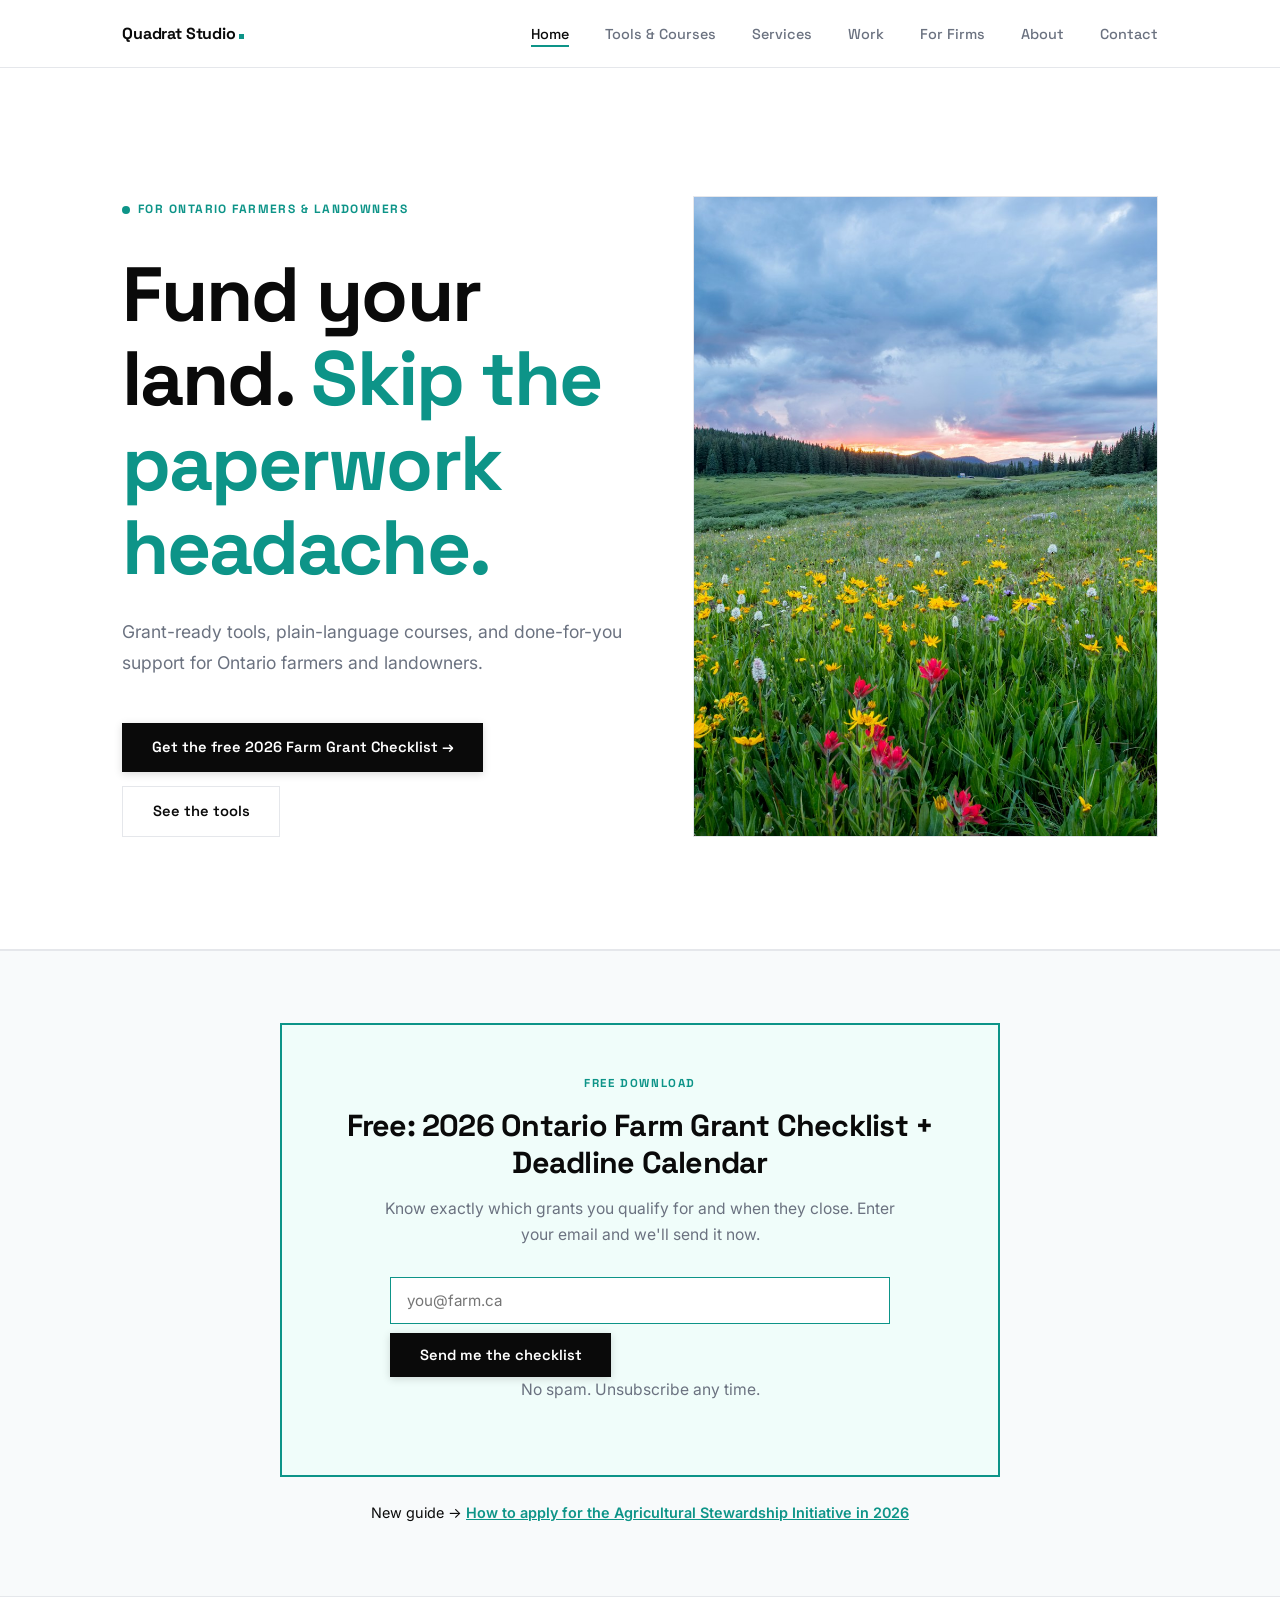
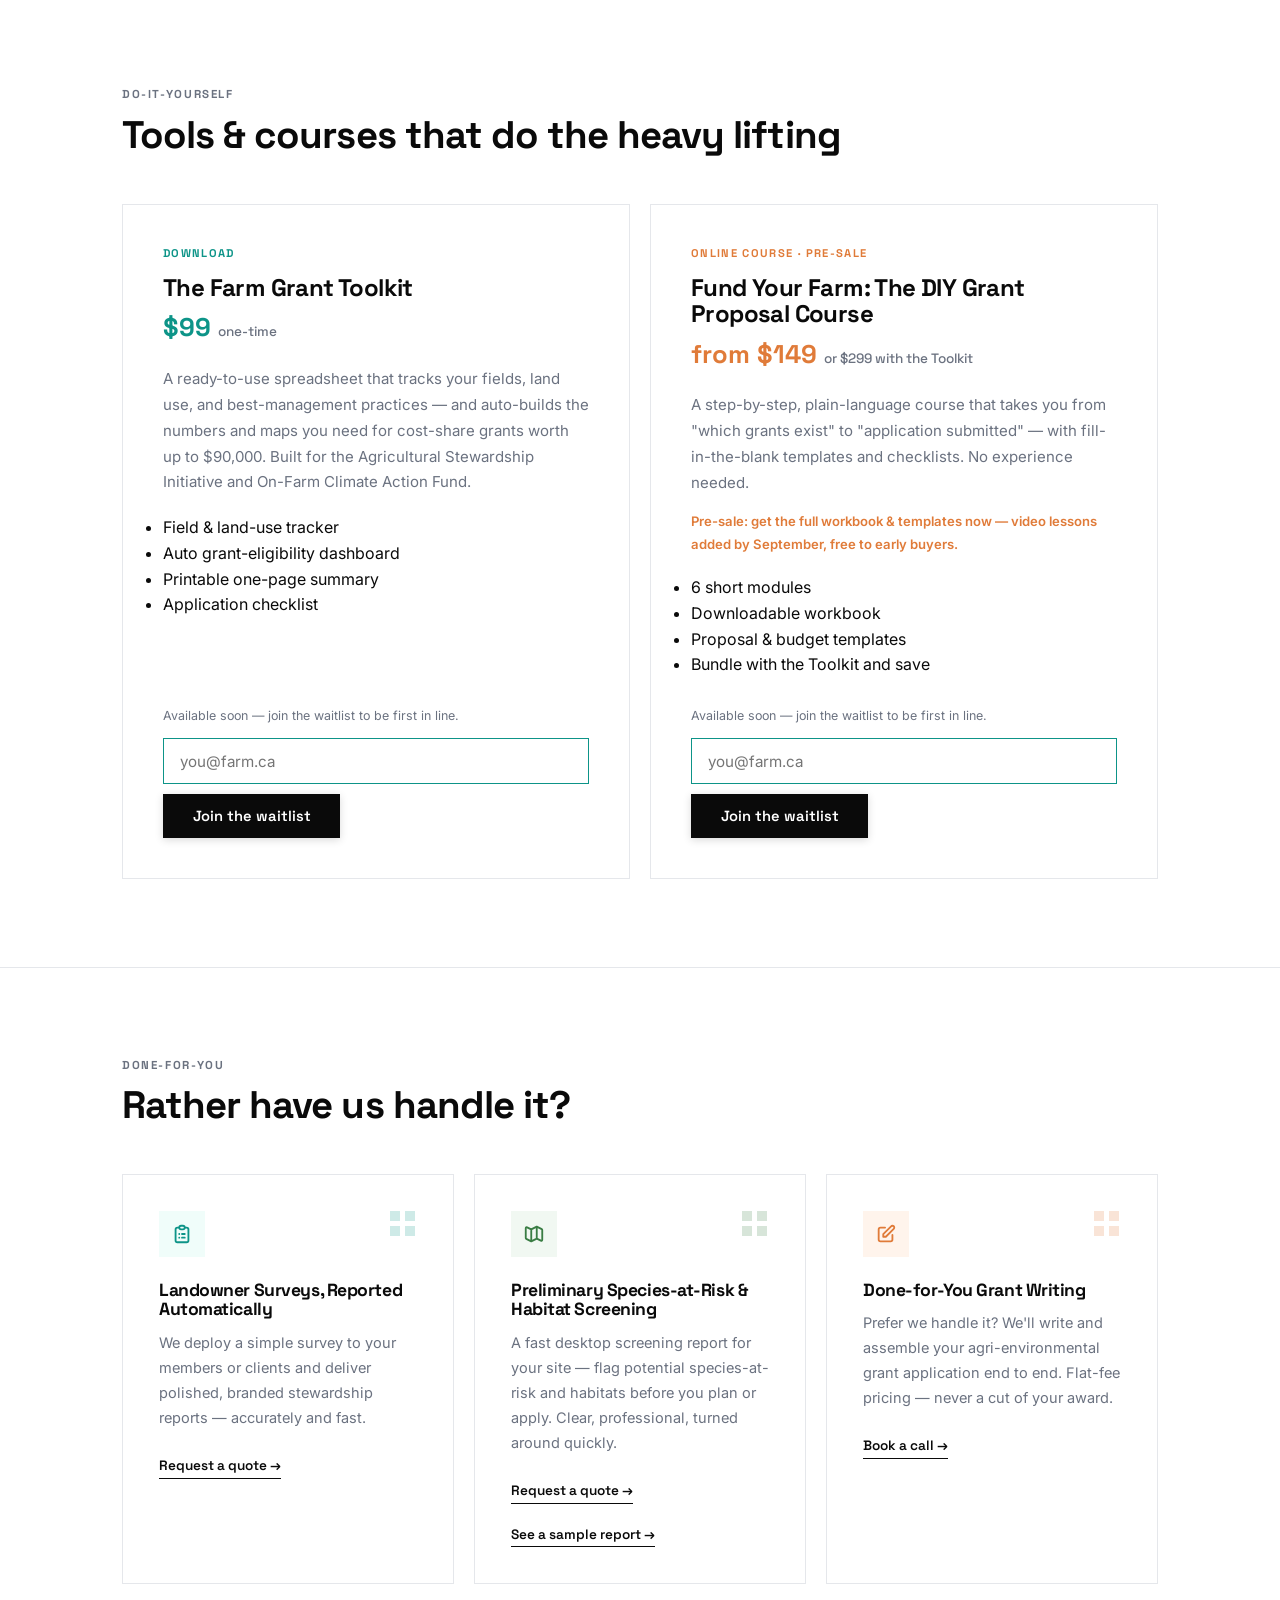
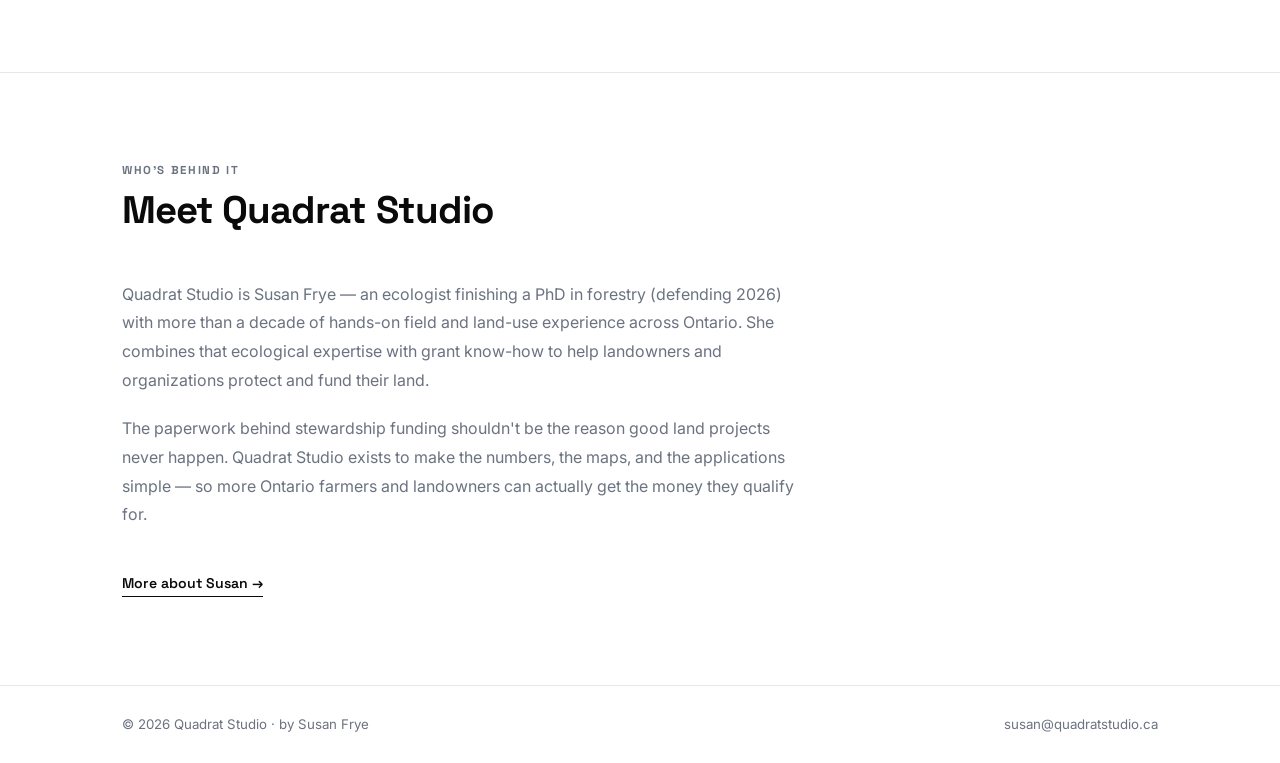
<file: index.html>
<!DOCTYPE html>
<html lang="en">
<head>
  <meta charset="UTF-8" />
  <meta name="viewport" content="width=device-width, initial-scale=1.0" />
  <title>Quadrat Studio — Fund Your Land. Skip the Paperwork Headache.</title>
  <meta name="description" content="Grant-ready tools, plain-language courses, and done-for-you support that help Ontario farmers and landowners fund and steward their land — cost-share grants worth up to $90,000." />

  <!-- Open Graph / social share (shows a card when the link is posted to Facebook, LinkedIn, etc.)
       Absolute image URL so scrapers fetch it reliably regardless of the referring page. -->
  <meta property="og:type" content="website" />
  <meta property="og:site_name" content="Quadrat Studio" />
  <meta property="og:url" content="https://quadratstudio.ca/" />
  <meta property="og:title" content="Fund Your Land. Skip the Paperwork Headache." />
  <meta property="og:description" content="Grant-ready tools, plain-language courses, and done-for-you support for Ontario farmers and landowners." />
  <meta property="og:image" content="https://quadratstudio.ca/og-image.png" />
  <meta property="og:image:width" content="1200" />
  <meta property="og:image:height" content="630" />
  <meta property="og:image:alt" content="Quadrat Studio — Fund your land. Skip the paperwork headache." />
  <meta name="twitter:card" content="summary_large_image" />
  <meta name="twitter:title" content="Fund Your Land. Skip the Paperwork Headache." />
  <meta name="twitter:description" content="Grant-ready tools, plain-language courses, and done-for-you support for Ontario farmers and landowners." />
  <meta name="twitter:image" content="https://quadratstudio.ca/og-image.png" />

  <link rel="stylesheet" href="css/style.css" />
  <link rel="icon" href="favicon.svg" type="image/svg+xml" />
  <!-- GA4: replace G-M9VYFZH90K with your real ID from analytics.google.com -->
  <script async src="https://www.googletagmanager.com/gtag/js?id=G-M9VYFZH90K"></script>
  <script>window.dataLayer=window.dataLayer||[];function gtag(){dataLayer.push(arguments);}gtag('js',new Date());gtag('config','G-M9VYFZH90K');</script>
</head>
<body>

<!-- NAV -->
<nav class="site-nav">
  <div class="nav-inner">
    <a href="/index.html" class="nav-logo" aria-label="Quadrat Studio home">Quadrat&nbsp;Studio<span class="logo-dot"></span></a>
    <button class="nav-toggle" aria-label="Menu" aria-expanded="false">
      <span></span><span></span><span></span>
    </button>
    <ul class="nav-links">
      <li><a href="/index.html" class="active">Home</a></li>
      <li><a href="/index.html#products">Tools &amp; Courses</a></li>
      <li><a href="/services.html">Services</a></li>
      <li><a href="/work.html">Work</a></li>
      <li><a href="/hire.html">For Firms</a></li>
      <li><a href="/about.html">About</a></li>
      <li><a href="/contact.html">Contact</a></li>
    </ul>
  </div>
</nav>

<!-- HERO -->
<header class="hero">
  <div class="container hero-grid">
    <div class="hero-copy">
      <span class="hero-dot">For Ontario farmers &amp; landowners</span>
      <h1>Fund your land. <em>Skip the paperwork headache.</em></h1>
      <p class="hero-sub">
        Grant-ready tools, plain-language courses, and done-for-you support for
        Ontario farmers and landowners.
      </p>
      <div class="hero-cta">
        <a href="#checklist" class="btn btn-dark">Get the free 2026 Farm Grant Checklist →</a>
        <a href="#products" class="btn btn-ghost">See the tools</a>
      </div>
    </div>
    <div class="hero-media">
      <!-- Photo: Joel Holland via Unsplash (Unsplash License — free, no attribution required) -->
      <img src="assets/hero-meadow.jpg" alt="Wildflower meadow at dusk — Ontario land stewardship" />
    </div>
  </div>
</header>

<!-- LEAD MAGNET / OPT-IN -->
<section class="optin-section" id="checklist">
  <div class="container">
    <div class="optin fade-up">
      <span class="optin-label">Free download</span>
      <h2>Free: 2026 Ontario Farm Grant Checklist + Deadline Calendar</h2>
      <p>
        Know exactly which grants you qualify for and when they close. Enter your
        email and we'll send it now.
      </p>
      <!-- Lead-capture form → Formspree (form xjgddqoy → susan@quadratstudio.ca).
           The email is captured so you can send the checklist. For fully automatic
           delivery, connect an email tool (MailerLite/ConvertKit) — see notes. -->
      <form class="optin-form" action="https://formspree.io/f/xjgddqoy" method="POST">
        <input type="hidden" name="_subject" value="New checklist request — 2026 Farm Grant Checklist" />
        <input type="hidden" name="lead_source" value="Home page — free checklist opt-in" />
        <!-- After submit, Formspree redirects here → instant download + confirmation. -->
        <input type="hidden" name="_next" value="https://quadratstudio.ca/thankyou.html" />
        <input type="email" name="email" placeholder="you@farm.ca" aria-label="Your email" required />
        <button type="submit" class="btn btn-dark">Send me the checklist</button>
      </form>
      <p class="optin-fine">No spam. Unsubscribe any time.</p>
    </div>
    <p class="fade-up" style="text-align:center; margin-top:1.5rem; font-size:0.9rem;">
      New guide → <a href="blog/how-to-apply-agricultural-stewardship-initiative-2026.html" style="color:var(--teal); font-weight:600;">How to apply for the Agricultural Stewardship Initiative in 2026</a>
    </p>
  </div>
</section>

<!-- PRODUCTS -->
<section class="section" id="products">
  <div class="container">
    <div class="sh fade-up">
      <div class="sh-label">Do-it-yourself</div>
      <h2>Tools &amp; courses that do the heavy lifting</h2>
    </div>

    <div class="product-grid">

      <!-- Product 1 — Toolkit -->
      <div class="product-card fade-up" style="--c:var(--c-stat);">
        <div class="product-eyebrow">Download</div>
        <h3>The Farm Grant Toolkit</h3>
        <div class="product-price">$99 <span class="price-note">one-time</span></div>
        <p>
          A ready-to-use spreadsheet that tracks your fields, land use, and
          best-management practices — and auto-builds the numbers and maps you need
          for cost-share grants worth up to $90,000. Built for the Agricultural
          Stewardship Initiative and On-Farm Climate Action Fund.
        </p>
        <ul class="svc-list">
          <li>Field &amp; land-use tracker</li>
          <li>Auto grant-eligibility dashboard</li>
          <li>Printable one-page summary</li>
          <li>Application checklist</li>
        </ul>
        <!-- Checkout isn't live yet — capture interest via Formspree (form xjgddqoy).
             _subject / lead_source identify which product; _next → thank-you page.
             Re-enable a real "Buy now" link here once checkout exists. -->
        <div class="product-cta" style="margin-top:auto;">
          <p class="optin-fine" style="margin:0 0 0.75rem;">Available soon — join the waitlist to be first in line.</p>
          <form class="optin-form" action="https://formspree.io/f/xjgddqoy" method="POST">
            <input type="hidden" name="_subject" value="New waitlist signup — Farm Grant Toolkit" />
            <input type="hidden" name="lead_source" value="Home page — Farm Grant Toolkit waitlist" />
            <input type="hidden" name="_next" value="https://quadratstudio.ca/thankyou.html" />
            <input type="email" name="email" placeholder="you@farm.ca" aria-label="Your email" required />
            <button type="submit" class="btn btn-dark">Join the waitlist</button>
          </form>
        </div>
      </div>

      <!-- Product 2 — Course -->
      <div class="product-card fade-up" style="--c:var(--c-dash);">
        <div class="product-eyebrow">Online course · Pre-sale</div>
        <h3>Fund Your Farm: The DIY Grant Proposal Course</h3>
        <div class="product-price">from $149 <span class="price-note">or $299 with the Toolkit</span></div>
        <p>
          A step-by-step, plain-language course that takes you from "which grants
          exist" to "application submitted" — with fill-in-the-blank templates and
          checklists. No experience needed.
        </p>
        <p style="font-size:0.82rem; color:var(--c-dash); font-weight:600; margin-top:0.9rem;">
          Pre-sale: get the full workbook &amp; templates now — video lessons added by September, free to early buyers.
        </p>
        <ul class="svc-list">
          <li>6 short modules</li>
          <li>Downloadable workbook</li>
          <li>Proposal &amp; budget templates</li>
          <li>Bundle with the Toolkit and save</li>
        </ul>
        <!-- Checkout isn't live yet — capture interest via Formspree (form xjgddqoy).
             _subject / lead_source identify which product; _next → thank-you page.
             Re-enable a real "Enroll" link here once checkout exists. -->
        <div class="product-cta" style="margin-top:auto;">
          <p class="optin-fine" style="margin:0 0 0.75rem;">Available soon — join the waitlist to be first in line.</p>
          <form class="optin-form" action="https://formspree.io/f/xjgddqoy" method="POST">
            <input type="hidden" name="_subject" value="New waitlist signup — Fund Your Farm Course" />
            <input type="hidden" name="lead_source" value="Home page — Fund Your Farm Course waitlist" />
            <input type="hidden" name="_next" value="https://quadratstudio.ca/thankyou.html" />
            <input type="email" name="email" placeholder="you@farm.ca" aria-label="Your email" required />
            <button type="submit" class="btn btn-dark">Join the waitlist</button>
          </form>
        </div>
      </div>

    </div>
  </div>
</section>

<!-- SERVICES -->
<section class="section" id="services">
  <div class="container">
    <div class="sh fade-up">
      <div class="sh-label">Done-for-you</div>
      <h2>Rather have us handle it?</h2>
    </div>

    <div class="services-grid">

      <!-- Service 1 — Survey → Report -->
      <div class="service-card fade-up" style="--c:var(--c-stat); --icon-bg:#f0fdfa;">
        <div class="svc-icon">
          <svg fill="none" stroke="#0d9488" stroke-width="2" viewBox="0 0 24 24">
            <path stroke-linecap="round" stroke-linejoin="round" d="M9 5H7a2 2 0 00-2 2v12a2 2 0 002 2h10a2 2 0 002-2V7a2 2 0 00-2-2h-2M9 5a2 2 0 002 2h2a2 2 0 002-2M9 5a2 2 0 012-2h2a2 2 0 012 2m-3 7h3m-3 4h3m-6-4h.01M9 16h.01"/>
          </svg>
        </div>
        <h3>Landowner Surveys, Reported Automatically</h3>
        <p>
          We deploy a simple survey to your members or clients and deliver polished,
          branded stewardship reports — accurately and fast.
        </p>
        <a href="contact.html?service=surveys" class="proj-link" style="margin-top:1.5rem;">Request a quote →</a>
      </div>

      <!-- Service 2 — Habitat Screening -->
      <div class="service-card fade-up" style="--c:var(--c-map); --icon-bg:#f1f8f2;">
        <div class="svc-icon">
          <svg fill="none" stroke="#3a7d44" stroke-width="2" viewBox="0 0 24 24">
            <path stroke-linecap="round" stroke-linejoin="round" d="M9 20l-5.447-2.724A1 1 0 013 16.382V5.618a1 1 0 011.447-.894L9 7m0 13l6-3m-6 3V7m6 10l4.553 2.276A1 1 0 0021 18.382V7.618a1 1 0 00-.553-.894L15 4m0 13V4m0 0L9 7"/>
          </svg>
        </div>
        <h3>Preliminary Species-at-Risk &amp; Habitat Screening</h3>
        <p>
          A fast desktop screening report for your site — flag potential
          species-at-risk and habitats before you plan or apply. Clear, professional,
          turned around quickly.
        </p>
        <div style="margin-top:1.5rem; display:flex; gap:1.25rem; flex-wrap:wrap; align-items:center;">
          <a href="contact.html?service=screening" class="proj-link">Request a quote →</a>
          <a href="assets/sar-habitat-screening-sample.pdf" class="proj-link" target="_blank" rel="noopener">See a sample report →</a>
        </div>
      </div>

      <!-- Service 3 — Grant Writing -->
      <div class="service-card fade-up" style="--c:var(--c-dash); --icon-bg:#fff4ec;">
        <div class="svc-icon">
          <svg fill="none" stroke="#e07b39" stroke-width="2" viewBox="0 0 24 24">
            <path stroke-linecap="round" stroke-linejoin="round" d="M11 5H6a2 2 0 00-2 2v11a2 2 0 002 2h11a2 2 0 002-2v-5m-1.414-9.414a2 2 0 112.828 2.828L11.828 15H9v-2.828l8.586-8.586z"/>
          </svg>
        </div>
        <h3>Done-for-You Grant Writing</h3>
        <p>
          Prefer we handle it? We'll write and assemble your agri-environmental grant
          application end to end. Flat-fee pricing — never a cut of your award.
        </p>
        <a href="contact.html?service=grant-writing" class="proj-link" style="margin-top:1.5rem;">Book a call →</a>
      </div>

    </div>
  </div>
</section>

<!-- ============================================================
     SOCIAL PROOF / TESTIMONIALS
     TODO: add real testimonials before publishing.
     Do NOT invent quotes. Fill in [QUOTE], [NAME], [ROLE — COUNTY]
     with words a real client/toolkit user actually gave you, then
     delete the surrounding comment markers to make this live.
     Tip: to collect these, offer a comp copy of the toolkit in
     exchange for an honest testimonial once someone has used it.
     ============================================================ -->
<!--
<section class="section" id="testimonials">
  <div class="container">
    <div class="sh fade-up">
      <div class="sh-label">Social proof</div>
      <h2>What landowners say</h2>
    </div>

    <div class="services-grid testimonials-grid">

      <figure class="testimonial-card fade-up" style="--c:var(--c-stat);">
        <blockquote class="testimonial-quote">
          [QUOTE — the client's own words about working with you or using the toolkit]
        </blockquote>
        <figcaption class="testimonial-by">
          <span class="testimonial-name">[NAME]</span>
          <span class="testimonial-role">[Role — County, Ontario]</span>
        </figcaption>
      </figure>

      <figure class="testimonial-card fade-up" style="--c:var(--c-map);">
        <blockquote class="testimonial-quote">
          [QUOTE]
        </blockquote>
        <figcaption class="testimonial-by">
          <span class="testimonial-name">[NAME]</span>
          <span class="testimonial-role">[Role — County, Ontario]</span>
        </figcaption>
      </figure>

      <figure class="testimonial-card fade-up" style="--c:var(--c-dash);">
        <blockquote class="testimonial-quote">
          [QUOTE]
        </blockquote>
        <figcaption class="testimonial-by">
          <span class="testimonial-name">[NAME]</span>
          <span class="testimonial-role">[Role — County, Ontario]</span>
        </figcaption>
      </figure>

    </div>
  </div>
</section>
-->

<!-- ABOUT -->
<section class="section">
  <div class="container">
    <div class="sh fade-up">
      <div class="sh-label">Who's behind it</div>
      <h2>Meet Quadrat Studio</h2>
    </div>
    <div class="home-about fade-up">
      <p>
        Quadrat Studio is Susan Frye — an ecologist finishing a PhD in forestry
        (defending 2026) with more than a decade of hands-on field and land-use
        experience across Ontario. She combines that ecological expertise with grant
        know-how to help landowners and organizations protect and fund their land.
      </p>
      <p>
        The paperwork behind stewardship funding shouldn't be the reason good land
        projects never happen. Quadrat Studio exists to make the numbers, the maps,
        and the applications simple — so more Ontario farmers and landowners can
        actually get the money they qualify for.
      </p>
      <a href="about.html" class="cv-link">More about Susan →</a>
    </div>
  </div>
</section>

<!-- FOOTER -->
<footer class="site-footer">
  <div class="container footer-inner">
    <p>© 2026 Quadrat Studio · by Susan Frye</p>
    <a href="mailto:susan@quadratstudio.ca">susan@quadratstudio.ca</a>
  </div>
</footer>

<script src="js/main.js"></script>
</body>
</html>
</file>
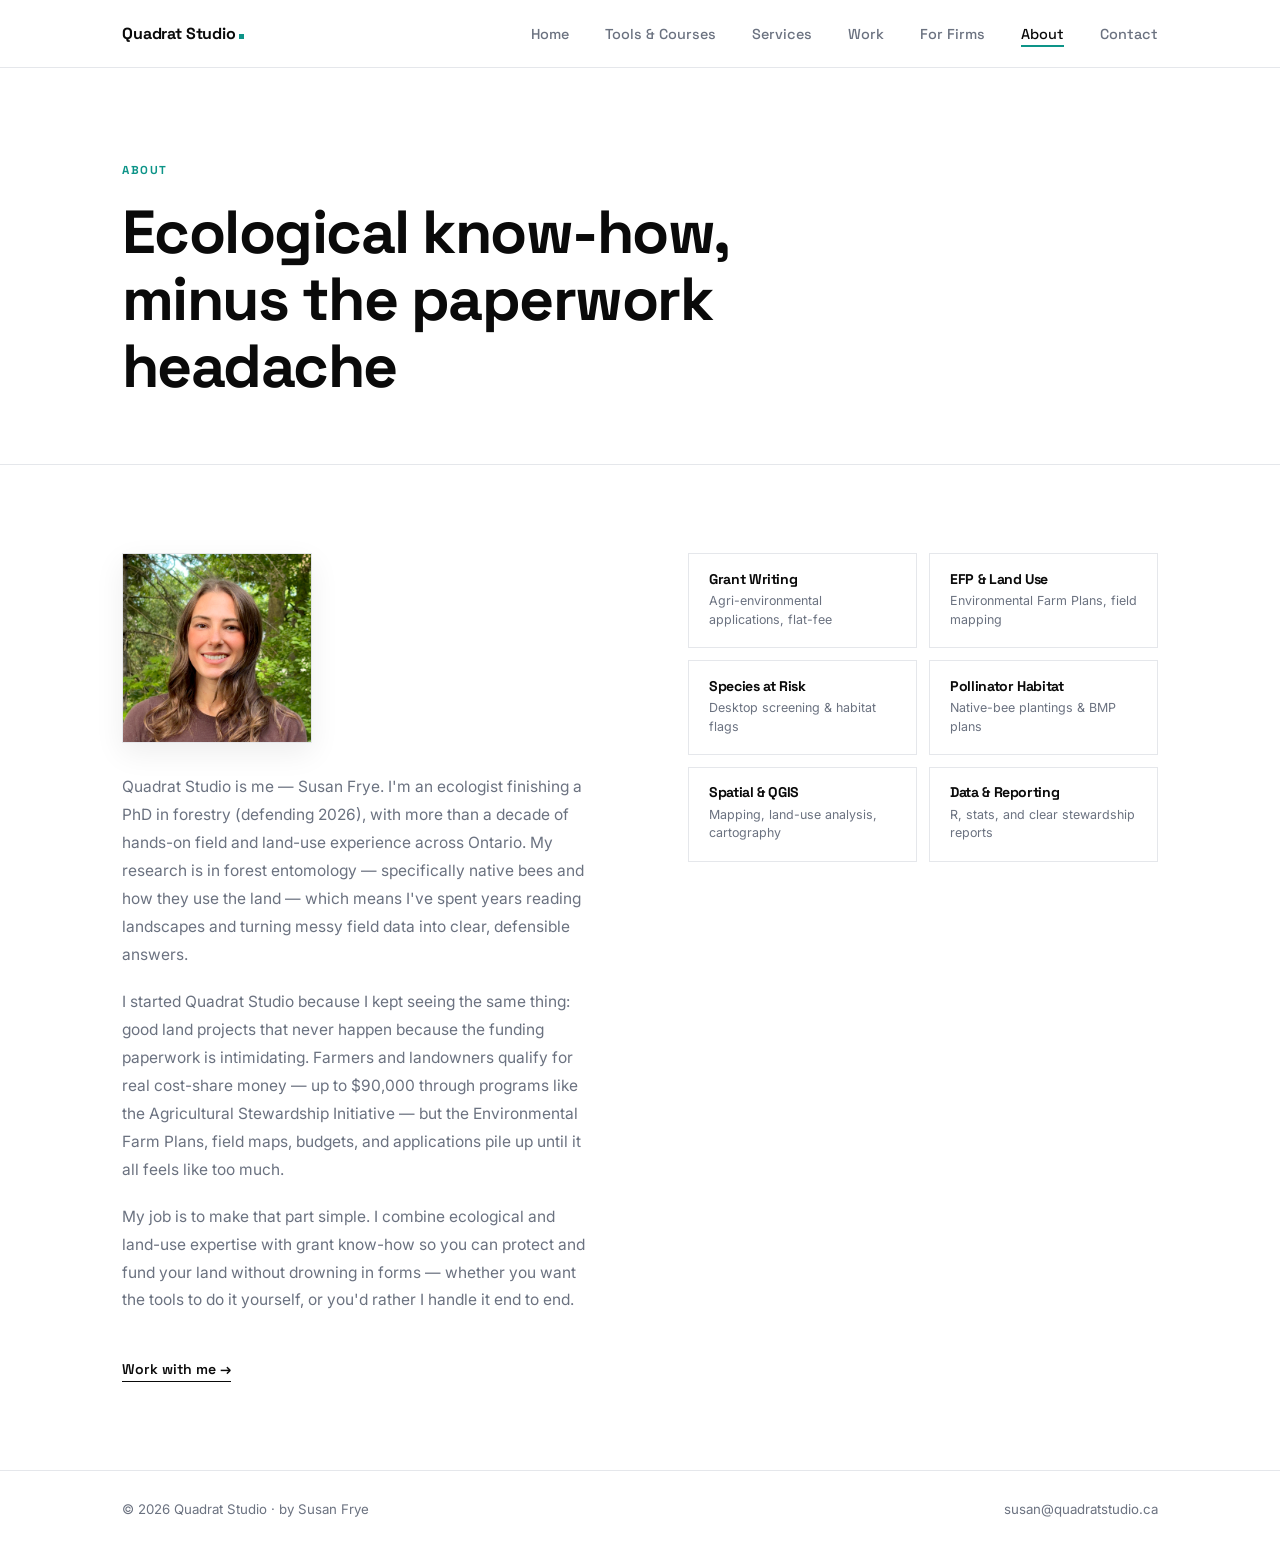
<file: about.html>
<!DOCTYPE html>
<html lang="en">
<head>
  <meta charset="UTF-8" />
  <meta name="viewport" content="width=device-width, initial-scale=1.0" />
  <title>About — Quadrat Studio | Susan Frye, Ecologist & Grant Specialist</title>
  <meta name="description" content="Quadrat Studio is Susan Frye — an ecologist (PhD, forestry) helping Ontario farmers and landowners fund and steward their land with grant-ready tools, courses, and done-for-you support." />
  <link rel="stylesheet" href="css/style.css" />
  <link rel="icon" href="favicon.svg" type="image/svg+xml" />
  <!-- GA4: replace G-M9VYFZH90K with your real ID from analytics.google.com -->
  <script async src="https://www.googletagmanager.com/gtag/js?id=G-M9VYFZH90K"></script>
  <script>window.dataLayer=window.dataLayer||[];function gtag(){dataLayer.push(arguments);}gtag('js',new Date());gtag('config','G-M9VYFZH90K');</script>
</head>
<body>

<nav class="site-nav">
  <div class="nav-inner">
    <a href="/index.html" class="nav-logo" aria-label="Quadrat Studio home">Quadrat&nbsp;Studio<span class="logo-dot"></span></a>
    <button class="nav-toggle" aria-label="Menu" aria-expanded="false">
      <span></span><span></span><span></span>
    </button>
    <ul class="nav-links">
      <li><a href="/index.html">Home</a></li>
      <li><a href="/index.html#products">Tools &amp; Courses</a></li>
      <li><a href="/services.html">Services</a></li>
      <li><a href="/work.html">Work</a></li>
      <li><a href="/hire.html">For Firms</a></li>
      <li><a href="/about.html" class="active">About</a></li>
      <li><a href="/contact.html">Contact</a></li>
    </ul>
  </div>
</nav>

<header class="page-header">
  <div class="container">
    <span class="eyebrow">About</span>
    <h1>Ecological know-how, minus the paperwork headache</h1>
  </div>
</header>

<section class="section">
  <div class="container about-layout">
    <div class="about-text fade-up">
      <figure class="about-photo">
        <img src="assets/headshot-square.png" alt="Susan Frye — ecologist and founder of Quadrat Studio" />
      </figure>
      <p>
        Quadrat Studio is me — Susan Frye. I'm an ecologist finishing a PhD in forestry
        (defending 2026), with more than a decade of hands-on field and land-use
        experience across Ontario. My research is in forest entomology — specifically
        native bees and how they use the land — which means I've spent years reading
        landscapes and turning messy field data into clear, defensible answers.
      </p>
      <p>
        I started Quadrat Studio because I kept seeing the same thing: good land projects
        that never happen because the funding paperwork is intimidating. Farmers and
        landowners qualify for real cost-share money — up to $90,000 through programs like
        the Agricultural Stewardship Initiative — but the Environmental Farm Plans, field
        maps, budgets, and applications pile up until it all feels like too much.
      </p>
      <p>
        My job is to make that part simple. I combine ecological and land-use expertise
        with grant know-how so you can protect and fund your land without drowning in
        forms — whether you want the tools to do it yourself, or you'd rather I handle
        it end to end.
      </p>
      <a href="contact.html" class="cv-link">Work with me →</a>
    </div>

    <div class="skills-stack fade-up">
      <div class="skill-row">
        <div class="skill-card">
          <h4>Grant Writing</h4>
          <p>Agri-environmental applications, flat-fee</p>
        </div>
        <div class="skill-card">
          <h4>EFP &amp; Land Use</h4>
          <p>Environmental Farm Plans, field mapping</p>
        </div>
      </div>
      <div class="skill-row">
        <div class="skill-card">
          <h4>Species at Risk</h4>
          <p>Desktop screening &amp; habitat flags</p>
        </div>
        <div class="skill-card">
          <h4>Pollinator Habitat</h4>
          <p>Native-bee plantings &amp; BMP plans</p>
        </div>
      </div>
      <div class="skill-row">
        <div class="skill-card">
          <h4>Spatial &amp; QGIS</h4>
          <p>Mapping, land-use analysis, cartography</p>
        </div>
        <div class="skill-card">
          <h4>Data &amp; Reporting</h4>
          <p>R, stats, and clear stewardship reports</p>
        </div>
      </div>
    </div>
  </div>
</section>

<footer class="site-footer">
  <div class="container footer-inner">
    <p>© 2026 Quadrat Studio · by Susan Frye</p>
    <a href="mailto:susan@quadratstudio.ca">susan@quadratstudio.ca</a>
  </div>
</footer>

<script src="js/main.js"></script>
</body>
</html>
</file>
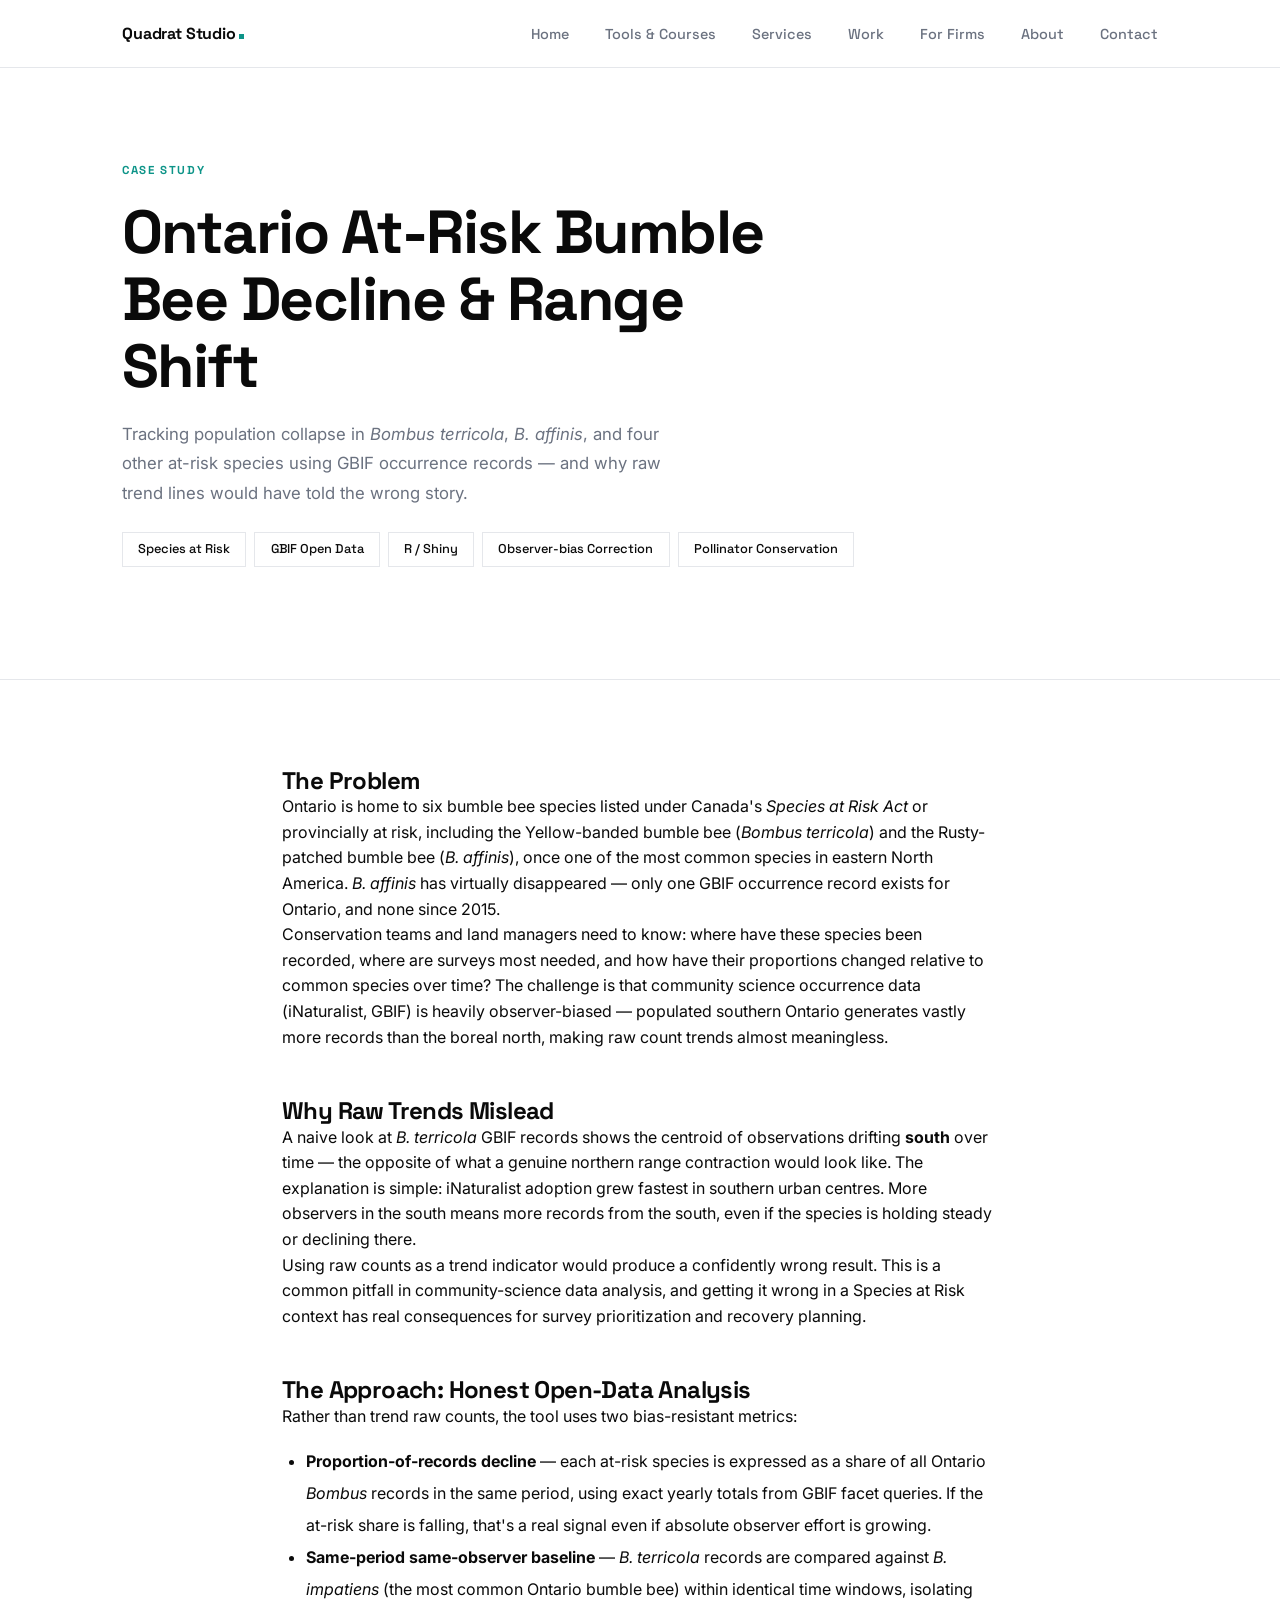
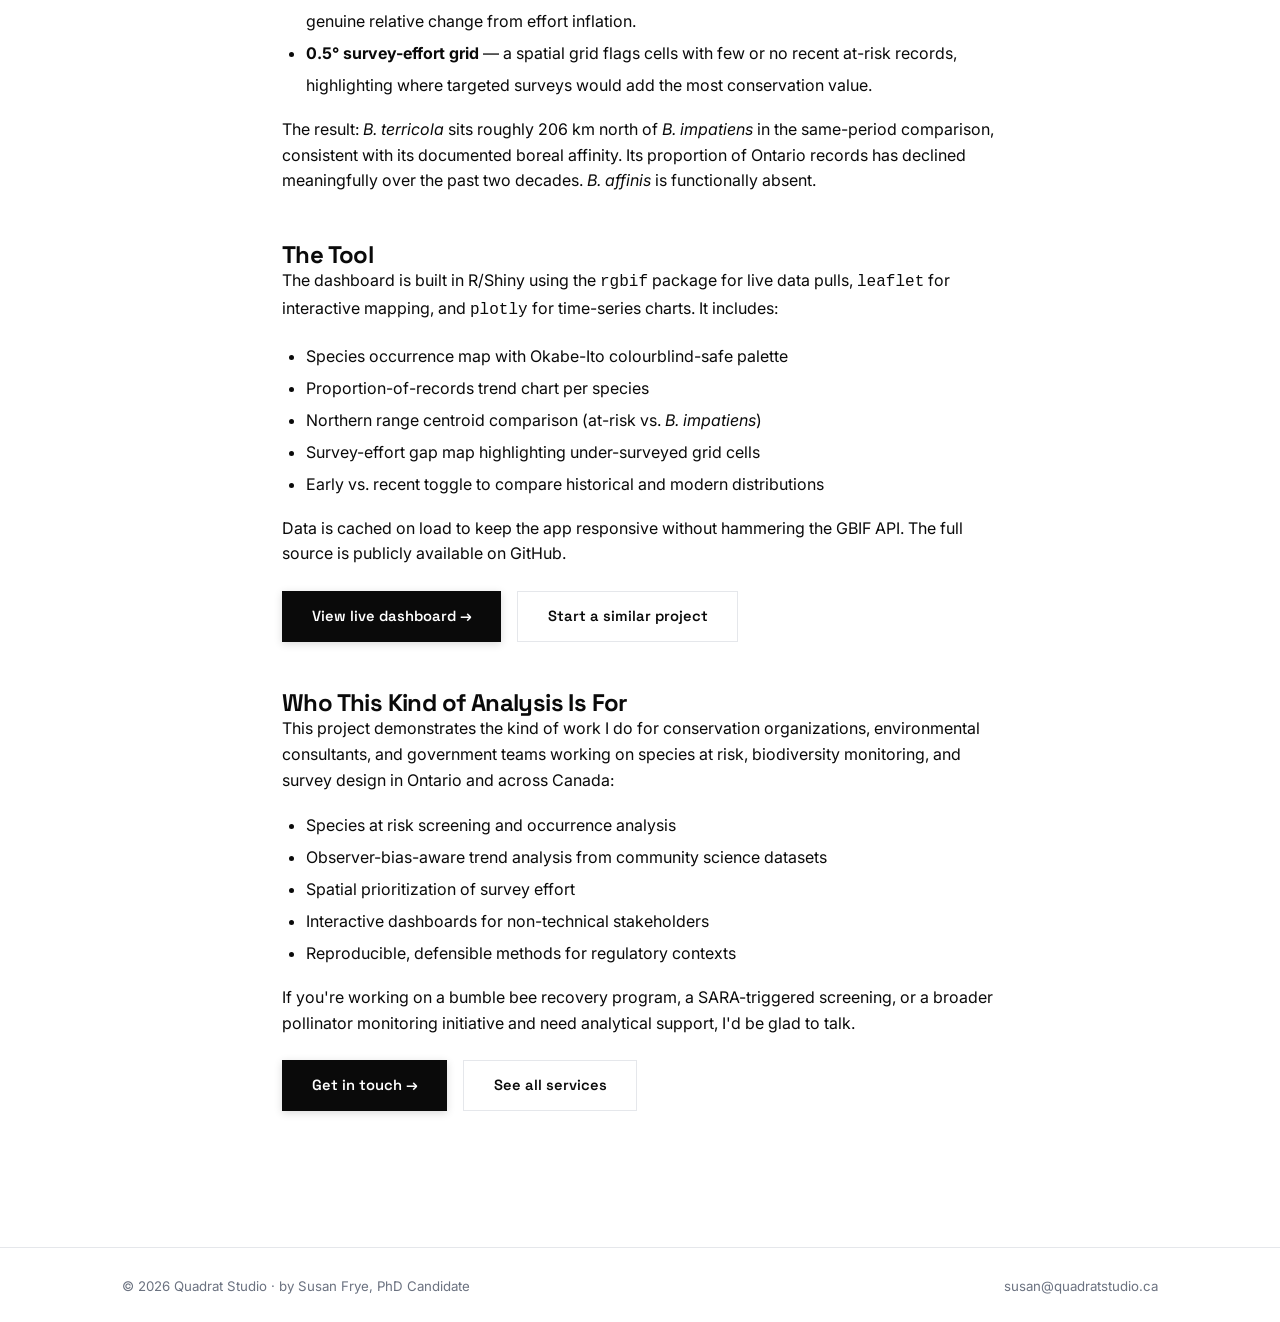
<file: case-study-bumblebee.html>
<!DOCTYPE html>
<html lang="en">
<head>
  <meta charset="UTF-8" />
  <meta name="viewport" content="width=device-width, initial-scale=1.0" />
  <title>Ontario At-Risk Bumble Bee Decline — Case Study | Quadrat Studio</title>
  <meta name="description" content="How I built an honest open-data tool tracking Ontario bumble bee decline and range shift — using GBIF occurrence records, observer-bias correction, and a survey-effort grid." />
  <link rel="stylesheet" href="css/style.css" />
  <link rel="icon" href="favicon.svg" type="image/svg+xml" />
  <script async src="https://www.googletagmanager.com/gtag/js?id=G-M9VYFZH90K"></script>
  <script>window.dataLayer=window.dataLayer||[];function gtag(){dataLayer.push(arguments);}gtag('js',new Date());gtag('config','G-M9VYFZH90K');</script>
</head>
<body>

<nav class="site-nav">
  <div class="nav-inner">
    <a href="/index.html" class="nav-logo" aria-label="Quadrat Studio home">Quadrat&nbsp;Studio<span class="logo-dot"></span></a>
    <button class="nav-toggle" aria-label="Menu" aria-expanded="false">
      <span></span><span></span><span></span>
    </button>
    <ul class="nav-links">
      <li><a href="/index.html">Home</a></li>
      <li><a href="/index.html#products">Tools &amp; Courses</a></li>
      <li><a href="/services.html">Services</a></li>
      <li><a href="/work.html">Work</a></li>
      <li><a href="/hire.html">For Firms</a></li>
      <li><a href="/about.html">About</a></li>
      <li><a href="/contact.html">Contact</a></li>
    </ul>
  </div>
</nav>

<header class="page-header">
  <div class="container">
    <span class="eyebrow">Case Study</span>
    <h1>Ontario At-Risk Bumble Bee Decline & Range Shift</h1>
    <p class="lead">
      Tracking population collapse in <em>Bombus terricola</em>, <em>B. affinis</em>,
      and four other at-risk species using GBIF occurrence records — and why raw trend
      lines would have told the wrong story.
    </p>
    <div class="stack-pills" style="margin-top:1.5rem;">
      <span class="pill">Species at Risk</span>
      <span class="pill">GBIF Open Data</span>
      <span class="pill">R / Shiny</span>
      <span class="pill">Observer-bias Correction</span>
      <span class="pill">Pollinator Conservation</span>
    </div>
  </div>
</header>

<section class="section">
  <div class="container" style="max-width:780px;">

    <!-- THE PROBLEM -->
    <div class="fade-up" style="margin-bottom:3rem;">
      <h2>The Problem</h2>
      <p>
        Ontario is home to six bumble bee species listed under Canada's <em>Species at
        Risk Act</em> or provincially at risk, including the Yellow-banded bumble bee
        (<em>Bombus terricola</em>) and the Rusty-patched bumble bee (<em>B. affinis</em>),
        once one of the most common species in eastern North America. <em>B. affinis</em>
        has virtually disappeared — only one GBIF occurrence record exists for Ontario,
        and none since 2015.
      </p>
      <p>
        Conservation teams and land managers need to know: where have these species
        been recorded, where are surveys most needed, and how have their proportions
        changed relative to common species over time? The challenge is that community
        science occurrence data (iNaturalist, GBIF) is heavily observer-biased —
        populated southern Ontario generates vastly more records than the boreal north,
        making raw count trends almost meaningless.
      </p>
    </div>

    <!-- THE DATA CHALLENGE -->
    <div class="fade-up" style="margin-bottom:3rem;">
      <h2>Why Raw Trends Mislead</h2>
      <p>
        A naive look at <em>B. terricola</em> GBIF records shows the centroid of
        observations drifting <strong>south</strong> over time — the opposite of what
        a genuine northern range contraction would look like. The explanation is simple:
        iNaturalist adoption grew fastest in southern urban centres. More observers in
        the south means more records from the south, even if the species is holding
        steady or declining there.
      </p>
      <p>
        Using raw counts as a trend indicator would produce a confidently wrong result.
        This is a common pitfall in community-science data analysis, and getting it
        wrong in a Species at Risk context has real consequences for survey prioritization
        and recovery planning.
      </p>
    </div>

    <!-- THE APPROACH -->
    <div class="fade-up" style="margin-bottom:3rem;">
      <h2>The Approach: Honest Open-Data Analysis</h2>
      <p>
        Rather than trend raw counts, the tool uses two bias-resistant metrics:
      </p>
      <ul style="margin:1rem 0 1rem 1.5rem; line-height:2;">
        <li>
          <strong>Proportion-of-records decline</strong> — each at-risk species is
          expressed as a share of all Ontario <em>Bombus</em> records in the same
          period, using exact yearly totals from GBIF facet queries. If the at-risk
          share is falling, that's a real signal even if absolute observer effort is
          growing.
        </li>
        <li>
          <strong>Same-period same-observer baseline</strong> — <em>B. terricola</em>
          records are compared against <em>B. impatiens</em> (the most common Ontario
          bumble bee) within identical time windows, isolating genuine relative change
          from effort inflation.
        </li>
        <li>
          <strong>0.5° survey-effort grid</strong> — a spatial grid flags cells with
          few or no recent at-risk records, highlighting where targeted surveys would
          add the most conservation value.
        </li>
      </ul>
      <p>
        The result: <em>B. terricola</em> sits roughly 206 km north of <em>B. impatiens</em>
        in the same-period comparison, consistent with its documented boreal affinity.
        Its proportion of Ontario records has declined meaningfully over the past two
        decades. <em>B. affinis</em> is functionally absent.
      </p>
    </div>

    <!-- THE TOOL -->
    <div class="fade-up" style="margin-bottom:3rem;">
      <h2>The Tool</h2>
      <p>
        The dashboard is built in R/Shiny using the <code>rgbif</code> package for live
        data pulls, <code>leaflet</code> for interactive mapping, and <code>plotly</code>
        for time-series charts. It includes:
      </p>
      <ul style="margin:1rem 0 1rem 1.5rem; line-height:2;">
        <li>Species occurrence map with Okabe-Ito colourblind-safe palette</li>
        <li>Proportion-of-records trend chart per species</li>
        <li>Northern range centroid comparison (at-risk vs. <em>B. impatiens</em>)</li>
        <li>Survey-effort gap map highlighting under-surveyed grid cells</li>
        <li>Early vs. recent toggle to compare historical and modern distributions</li>
      </ul>
      <p>
        Data is cached on load to keep the app responsive without hammering the GBIF API.
        The full source is publicly available on GitHub.
      </p>
      <div style="margin-top:1.5rem; display:flex; gap:1rem; flex-wrap:wrap;">
        <a href="work.html" class="btn btn-dark">View live dashboard →</a>
        <a href="intake.html" class="btn btn-ghost">Start a similar project</a>
      </div>
    </div>

    <!-- RELEVANCE -->
    <div class="fade-up" style="margin-bottom:3rem;">
      <h2>Who This Kind of Analysis Is For</h2>
      <p>
        This project demonstrates the kind of work I do for conservation organizations,
        environmental consultants, and government teams working on species at risk,
        biodiversity monitoring, and survey design in Ontario and across Canada:
      </p>
      <ul style="margin:1rem 0 1rem 1.5rem; line-height:2;">
        <li>Species at risk screening and occurrence analysis</li>
        <li>Observer-bias-aware trend analysis from community science datasets</li>
        <li>Spatial prioritization of survey effort</li>
        <li>Interactive dashboards for non-technical stakeholders</li>
        <li>Reproducible, defensible methods for regulatory contexts</li>
      </ul>
      <p>
        If you're working on a bumble bee recovery program, a SARA-triggered screening,
        or a broader pollinator monitoring initiative and need analytical support,
        I'd be glad to talk.
      </p>
      <div style="margin-top:1.5rem; display:flex; gap:1rem; flex-wrap:wrap;">
        <a href="contact.html" class="btn btn-dark">Get in touch →</a>
        <a href="services.html" class="btn btn-ghost">See all services</a>
      </div>
    </div>

  </div>
</section>

<footer class="site-footer">
  <div class="container footer-inner">
    <p>© 2026 Quadrat Studio · by Susan Frye, PhD Candidate</p>
    <a href="mailto:susan@quadratstudio.ca">susan@quadratstudio.ca</a>
  </div>
</footer>

<script src="js/main.js"></script>
</body>
</html>
</file>
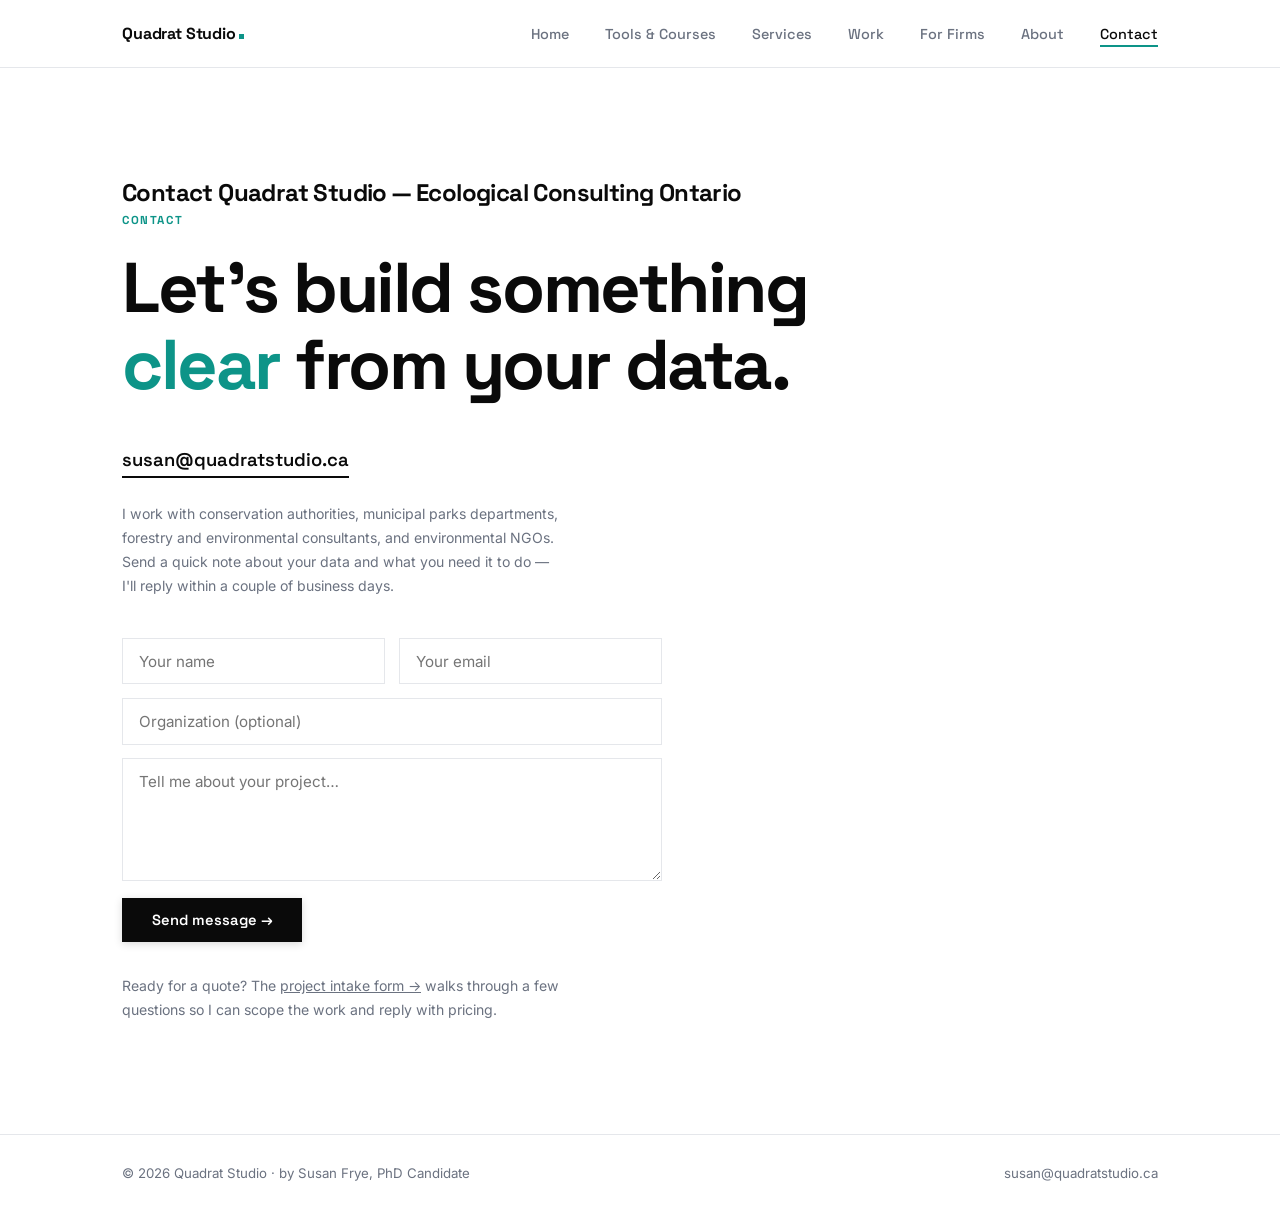
<file: contact.html>
<!DOCTYPE html>
<html lang="en">
<head>
  <meta charset="UTF-8" />
  <meta name="viewport" content="width=device-width, initial-scale=1.0" />
  <title>Contact — Quadrat Studio</title>
  <meta name="description" content="Get in touch with Susan Frye — ecological and environmental data analysis, monitoring design, mapping, and interactive dashboards." />
  <link rel="stylesheet" href="css/style.css" />
  <link rel="icon" href="favicon.svg" type="image/svg+xml" />
  <!-- GA4: replace G-M9VYFZH90K with your real ID from analytics.google.com -->
  <script async src="https://www.googletagmanager.com/gtag/js?id=G-M9VYFZH90K"></script>
  <script>window.dataLayer=window.dataLayer||[];function gtag(){dataLayer.push(arguments);}gtag('js',new Date());gtag('config','G-M9VYFZH90K');</script>
</head>
<body>

<nav class="site-nav">
  <div class="nav-inner">
    <a href="/index.html" class="nav-logo" aria-label="Quadrat Studio home">Quadrat&nbsp;Studio<span class="logo-dot"></span></a>
    <button class="nav-toggle" aria-label="Menu" aria-expanded="false">
      <span></span><span></span><span></span>
    </button>
    <ul class="nav-links">
      <li><a href="/index.html">Home</a></li>
      <li><a href="/index.html#products">Tools &amp; Courses</a></li>
      <li><a href="/services.html">Services</a></li>
      <li><a href="/work.html">Work</a></li>
      <li><a href="/hire.html">For Firms</a></li>
      <li><a href="/about.html">About</a></li>
      <li><a href="/contact.html" class="active">Contact</a></li>
    </ul>
  </div>
</nav>

<section class="contact-section">
  <div class="container">
    <h1 class="sr-only">Contact Quadrat Studio — Ecological Consulting Ontario</h1>
    <span class="eyebrow fade-up">Contact</span>
    <h2 class="contact-big fade-up">
      Let's build something<br><em>clear</em> from your data.
    </h2>
    <div class="contact-row fade-up">
      <a href="mailto:susan@quadratstudio.ca" class="contact-email">susan@quadratstudio.ca</a>
    </div>
    <p class="contact-note fade-up">
      I work with conservation authorities, municipal parks departments, forestry
      and environmental consultants, and environmental NGOs. Send a quick note about
      your data and what you need it to do — I'll reply within a couple of business days.
    </p>

    <!-- Contact form — connected to Formspree (form xjgddqoy → susan@quadratstudio.ca).
         Submissions are emailed to you; the "email" field is used as the reply-to. -->
    <form class="contact-form fade-up" action="https://formspree.io/f/xjgddqoy" method="POST">
      <input type="hidden" name="_subject" value="New Quadrat Studio enquiry" />
      <div class="form-row">
        <input type="text" name="name" placeholder="Your name" required />
        <input type="email" name="email" placeholder="Your email" required />
      </div>
      <input type="text" name="organization" placeholder="Organization (optional)" />
      <textarea name="message" rows="5" placeholder="Tell me about your project…" required></textarea>
      <button type="submit" class="btn btn-dark">Send message →</button>
    </form>

    <p class="contact-note fade-up" style="margin-top:2rem;">
      Ready for a quote? The <a href="intake.html">project intake form →</a> walks
      through a few questions so I can scope the work and reply with pricing.
    </p>
  </div>
</section>

<footer class="site-footer">
  <div class="container footer-inner">
    <p>© 2026 Quadrat Studio · by Susan Frye, PhD Candidate</p>
    <a href="mailto:susan@quadratstudio.ca">susan@quadratstudio.ca</a>
  </div>
</footer>

<script src="js/main.js"></script>
</body>
</html>
</file>
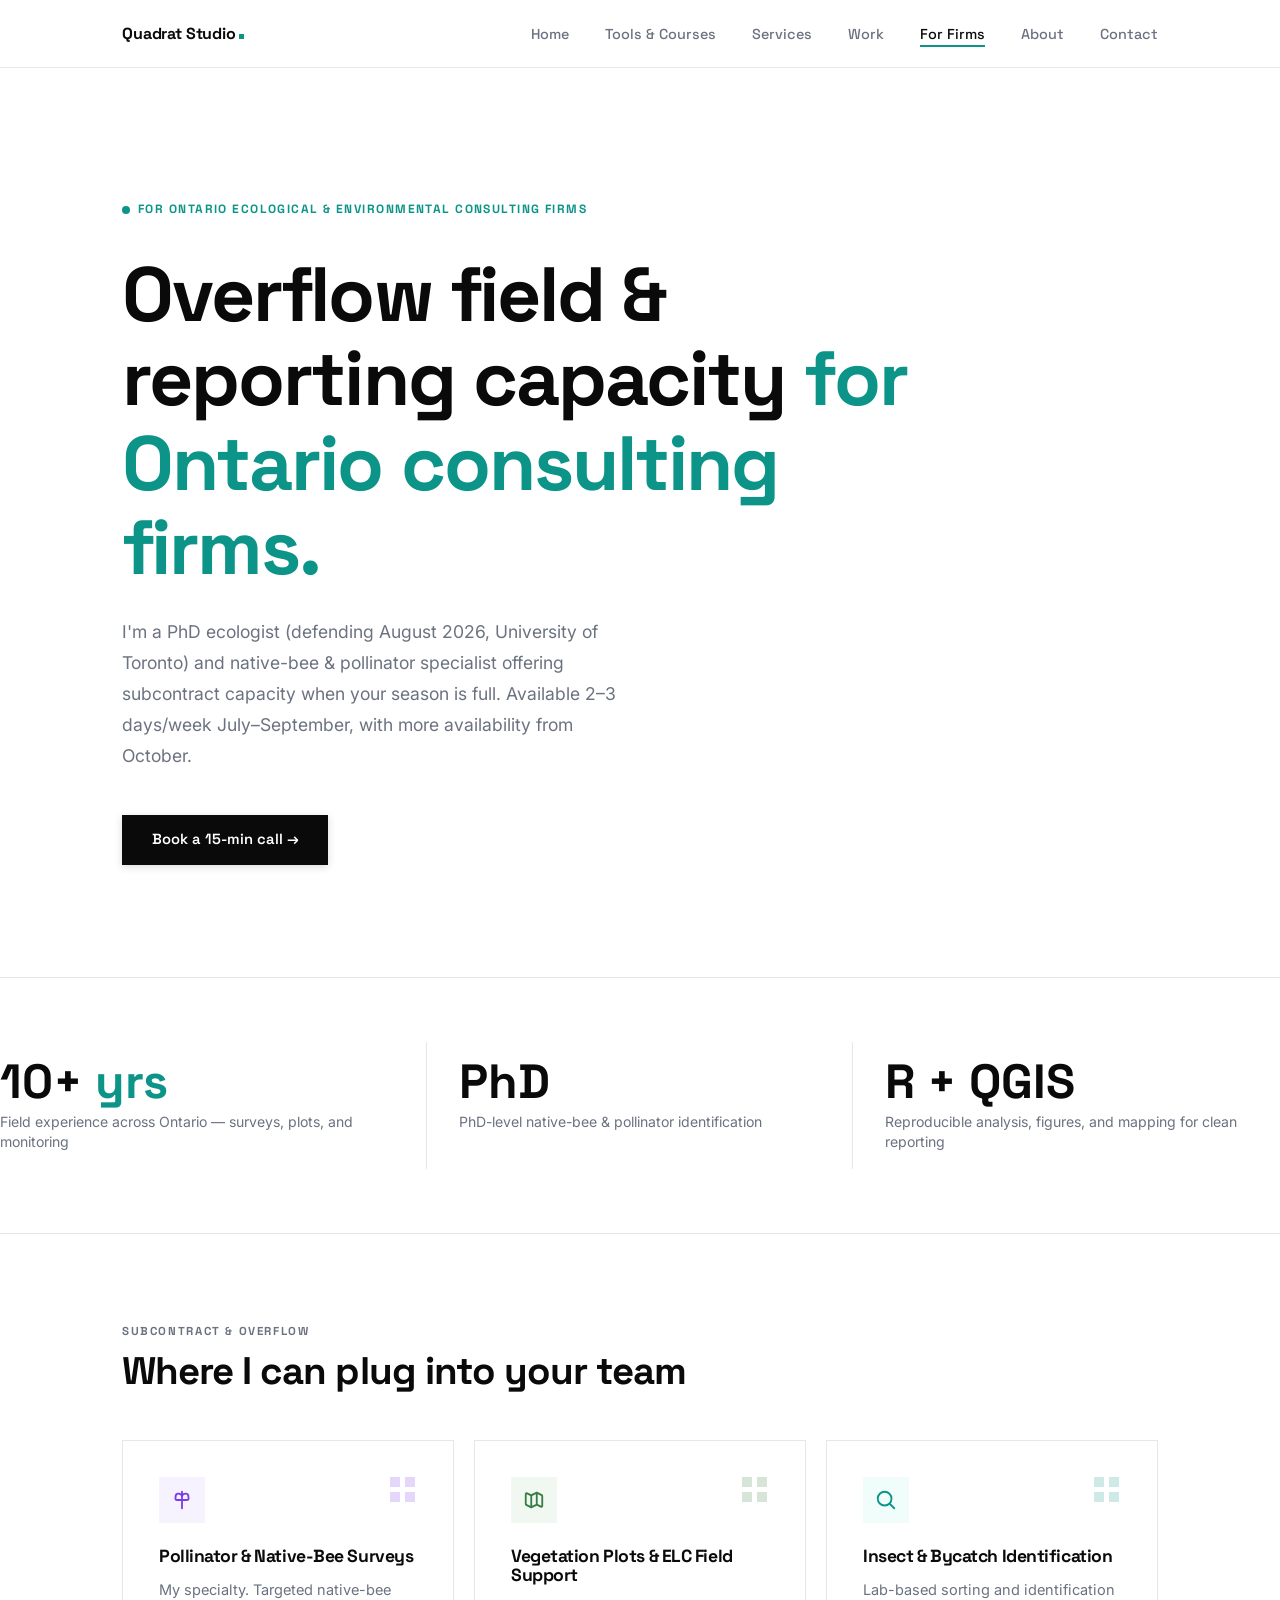
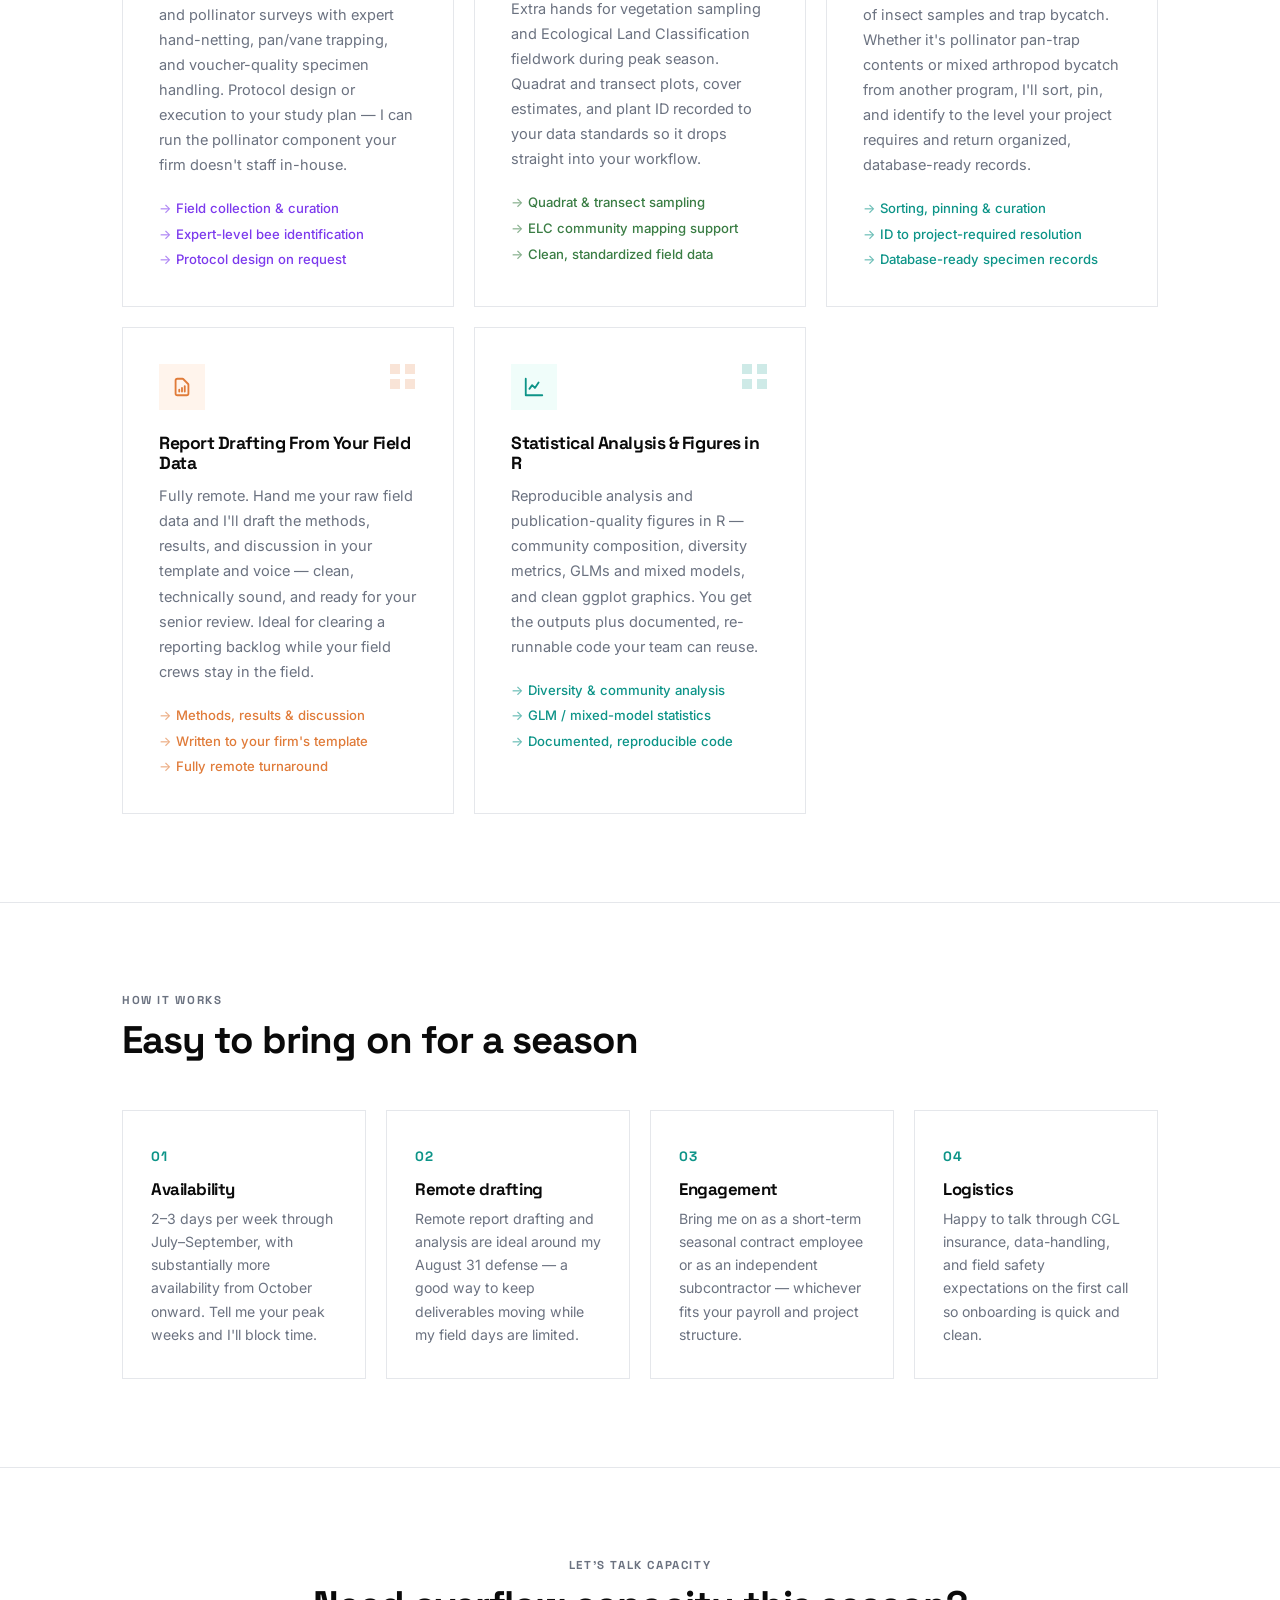
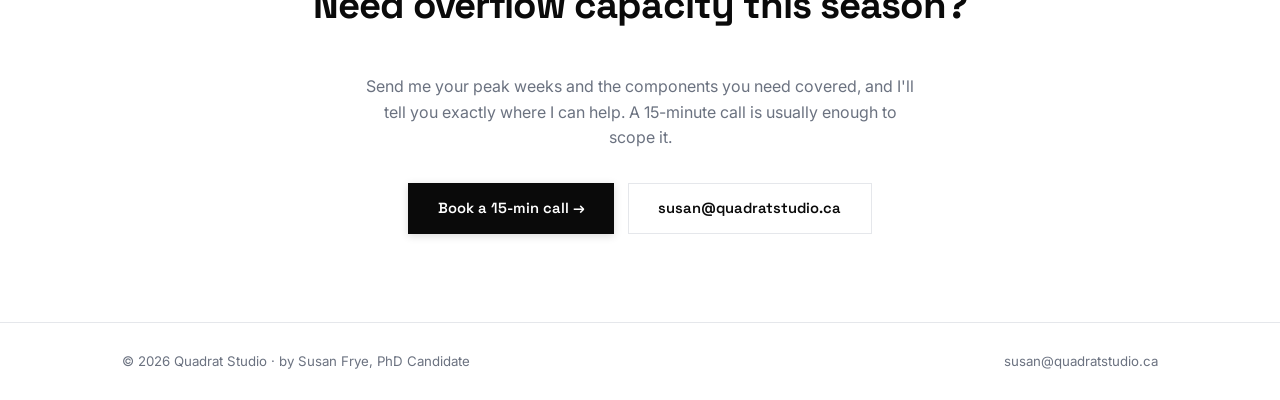
<file: hire.html>
<!DOCTYPE html>
<html lang="en">
<head>
  <meta charset="UTF-8" />
  <meta name="viewport" content="width=device-width, initial-scale=1.0" />
  <title>Subcontract Ecologist Ontario — Pollinator &amp; Bee Surveys, Overflow Field &amp; Reporting Capacity | Quadrat Studio</title>
  <meta name="description" content="Overflow and subcontract field &amp; reporting capacity for Ontario ecological consulting firms during peak survey season. PhD ecologist and native-bee &amp; pollinator specialist — surveys, insect ID, and remote report drafting in R &amp; QGIS." />
  <link rel="stylesheet" href="css/style.css" />
  <link rel="icon" href="favicon.svg" type="image/svg+xml" />
  <!-- GA4: replace G-M9VYFZH90K with your real ID from analytics.google.com -->
  <script async src="https://www.googletagmanager.com/gtag/js?id=G-M9VYFZH90K"></script>
  <script>window.dataLayer=window.dataLayer||[];function gtag(){dataLayer.push(arguments);}gtag('js',new Date());gtag('config','G-M9VYFZH90K');</script>
</head>
<body>

<!-- NAV -->
<nav class="site-nav">
  <div class="nav-inner">
    <a href="/index.html" class="nav-logo" aria-label="Quadrat Studio home">Quadrat&nbsp;Studio<span class="logo-dot"></span></a>
    <button class="nav-toggle" aria-label="Menu" aria-expanded="false">
      <span></span><span></span><span></span>
    </button>
    <ul class="nav-links">
      <li><a href="/index.html">Home</a></li>
      <li><a href="/index.html#products">Tools &amp; Courses</a></li>
      <li><a href="/services.html">Services</a></li>
      <li><a href="/work.html">Work</a></li>
      <li><a href="/hire.html" class="active">For Firms</a></li>
      <li><a href="/about.html">About</a></li>
      <li><a href="/contact.html">Contact</a></li>
    </ul>
  </div>
</nav>

<!-- HERO -->
<header class="hero">
  <div class="container">
    <span class="hero-dot">For Ontario ecological &amp; environmental consulting firms</span>
    <h1>Overflow field &amp; reporting capacity <em>for Ontario consulting firms.</em></h1>
    <p class="hero-sub">
      I'm a PhD ecologist (defending August 2026, University of Toronto) and native-bee
      &amp; pollinator specialist offering subcontract capacity when your season is full.
      Available 2–3 days/week July–September, with more availability from October.
    </p>
    <div class="hero-cta">
      <a href="contact.html" class="btn btn-dark">Book a 15-min call →</a>
    </div>
  </div>
</header>

<!-- TRUST STRIP -->
<section class="stats-strip">
  <div class="stat-item fade-up">
    <div class="stat-num">10+ <span>yrs</span></div>
    <div class="stat-label">Field experience across Ontario — surveys, plots, and monitoring</div>
  </div>
  <div class="stat-item fade-up">
    <div class="stat-num">PhD</div>
    <div class="stat-label">PhD-level native-bee &amp; pollinator identification</div>
  </div>
  <div class="stat-item fade-up">
    <div class="stat-num">R + QGIS</div>
    <div class="stat-label">Reproducible analysis, figures, and mapping for clean reporting</div>
  </div>
</section>

<!-- SUBCONTRACT OFFERINGS -->
<section class="section">
  <div class="container">
    <div class="sh fade-up">
      <div class="sh-label">Subcontract &amp; overflow</div>
      <h2>Where I can plug into your team</h2>
    </div>

    <div class="services-grid">

      <!-- Pollinator & native-bee surveys (premium specialty) -->
      <div class="service-card fade-up" style="--c:var(--c-inat); --icon-bg:#f6f2fe;">
        <div class="svc-icon">
          <svg fill="none" stroke="#7c3aed" stroke-width="2" viewBox="0 0 24 24">
            <path stroke-linecap="round" stroke-linejoin="round" d="M12 3v18m0-12c0-2 1.5-4 4-4s3 2 3 3.5S20 12 17 12h-5m0-3c0-2-1.5-4-4-4S5 7 5 8.5 4 12 7 12h5"/>
          </svg>
        </div>
        <h3>Pollinator &amp; Native-Bee Surveys</h3>
        <p>
          My specialty. Targeted native-bee and pollinator surveys with expert
          hand-netting, pan/vane trapping, and voucher-quality specimen handling.
          Protocol design or execution to your study plan — I can run the pollinator
          component your firm doesn't staff in-house.
        </p>
        <ul class="svc-list">
          <li>Field collection &amp; curation</li>
          <li>Expert-level bee identification</li>
          <li>Protocol design on request</li>
        </ul>
      </div>

      <!-- Vegetation plots & ELC field support -->
      <div class="service-card fade-up" style="--c:var(--c-tree); --icon-bg:#f1f8f2;">
        <div class="svc-icon">
          <svg fill="none" stroke="#3a7d44" stroke-width="2" viewBox="0 0 24 24">
            <path stroke-linecap="round" stroke-linejoin="round" d="M9 20l-5.447-2.724A1 1 0 013 16.382V5.618a1 1 0 011.447-.894L9 7m0 13l6-3m-6 3V7m6 10l4.553 2.276A1 1 0 0021 18.382V7.618a1 1 0 00-.553-.894L15 4m0 13V4m0 0L9 7"/>
          </svg>
        </div>
        <h3>Vegetation Plots &amp; ELC Field Support</h3>
        <p>
          Extra hands for vegetation sampling and Ecological Land Classification
          fieldwork during peak season. Quadrat and transect plots, cover estimates,
          and plant ID recorded to your data standards so it drops straight into your
          workflow.
        </p>
        <ul class="svc-list">
          <li>Quadrat &amp; transect sampling</li>
          <li>ELC community mapping support</li>
          <li>Clean, standardized field data</li>
        </ul>
      </div>

      <!-- Insect / bycatch identification -->
      <div class="service-card fade-up" style="--c:var(--c-sar); --icon-bg:#f0fdfa;">
        <div class="svc-icon">
          <svg fill="none" stroke="#0d9488" stroke-width="2" viewBox="0 0 24 24">
            <path stroke-linecap="round" stroke-linejoin="round" d="M21 21l-5.2-5.2m2.2-5.3a7.5 7.5 0 11-15 0 7.5 7.5 0 0115 0z"/>
          </svg>
        </div>
        <h3>Insect &amp; Bycatch Identification</h3>
        <p>
          Lab-based sorting and identification of insect samples and trap bycatch.
          Whether it's pollinator pan-trap contents or mixed arthropod bycatch from
          another program, I'll sort, pin, and identify to the level your project
          requires and return organized, database-ready records.
        </p>
        <ul class="svc-list">
          <li>Sorting, pinning &amp; curation</li>
          <li>ID to project-required resolution</li>
          <li>Database-ready specimen records</li>
        </ul>
      </div>

      <!-- Report drafting from your field data (fully remote) -->
      <div class="service-card fade-up" style="--c:var(--c-dash); --icon-bg:#fff4ec;">
        <div class="svc-icon">
          <svg fill="none" stroke="#e07b39" stroke-width="2" viewBox="0 0 24 24">
            <path stroke-linecap="round" stroke-linejoin="round" d="M9 17v-2m3 2v-4m3 4v-6m2 10H7a2 2 0 01-2-2V5a2 2 0 012-2h5.586a1 1 0 01.707.293l5.414 5.414a1 1 0 01.293.707V19a2 2 0 01-2 2z"/>
          </svg>
        </div>
        <h3>Report Drafting From Your Field Data</h3>
        <p>
          Fully remote. Hand me your raw field data and I'll draft the methods,
          results, and discussion in your template and voice — clean, technically
          sound, and ready for your senior review. Ideal for clearing a reporting
          backlog while your field crews stay in the field.
        </p>
        <ul class="svc-list">
          <li>Methods, results &amp; discussion</li>
          <li>Written to your firm's template</li>
          <li>Fully remote turnaround</li>
        </ul>
      </div>

      <!-- Statistical analysis & figures in R -->
      <div class="service-card fade-up" style="--c:var(--c-stat); --icon-bg:#f0fdfa;">
        <div class="svc-icon">
          <svg fill="none" stroke="#0d9488" stroke-width="2" viewBox="0 0 24 24">
            <path stroke-linecap="round" stroke-linejoin="round" d="M3 3v18h18"/>
            <path stroke-linecap="round" stroke-linejoin="round" d="M7 14l3-4 3 3 4-6"/>
          </svg>
        </div>
        <h3>Statistical Analysis &amp; Figures in R</h3>
        <p>
          Reproducible analysis and publication-quality figures in R — community
          composition, diversity metrics, GLMs and mixed models, and clean ggplot
          graphics. You get the outputs plus documented, re-runnable code your team
          can reuse.
        </p>
        <ul class="svc-list">
          <li>Diversity &amp; community analysis</li>
          <li>GLM / mixed-model statistics</li>
          <li>Documented, reproducible code</li>
        </ul>
      </div>

    </div>
  </div>
</section>

<!-- HOW IT WORKS / LOGISTICS -->
<section class="section">
  <div class="container">
    <div class="sh fade-up">
      <div class="sh-label">How it works</div>
      <h2>Easy to bring on for a season</h2>
    </div>
    <div class="process-grid">
      <div class="process-step fade-up">
        <h3>Availability</h3>
        <p>2–3 days per week through July–September, with substantially more availability from October onward. Tell me your peak weeks and I'll block time.</p>
      </div>
      <div class="process-step fade-up">
        <h3>Remote drafting</h3>
        <p>Remote report drafting and analysis are ideal around my August 31 defense — a good way to keep deliverables moving while my field days are limited.</p>
      </div>
      <div class="process-step fade-up">
        <h3>Engagement</h3>
        <p>Bring me on as a short-term seasonal contract employee or as an independent subcontractor — whichever fits your payroll and project structure.</p>
      </div>
      <div class="process-step fade-up">
        <h3>Logistics</h3>
        <p>Happy to talk through CGL insurance, data-handling, and field safety expectations on the first call so onboarding is quick and clean.</p>
      </div>
    </div>
  </div>
</section>

<!-- FINAL CTA BAND -->
<section class="section">
  <div class="container" style="text-align:center;">
    <div class="sh fade-up" style="justify-items:center;">
      <div class="sh-label">Let's talk capacity</div>
      <h2>Need overflow capacity this season?</h2>
    </div>
    <p class="fade-up" style="color:var(--gray); max-width:560px; margin:0 auto 2rem;">
      Send me your peak weeks and the components you need covered, and I'll tell you
      exactly where I can help. A 15-minute call is usually enough to scope it.
    </p>
    <div class="hero-cta fade-up" style="justify-content:center;">
      <a href="contact.html" class="btn btn-dark">Book a 15-min call →</a>
      <a href="mailto:susan@quadratstudio.ca" class="btn btn-ghost">susan@quadratstudio.ca</a>
    </div>
  </div>
</section>

<!-- FOOTER -->
<footer class="site-footer">
  <div class="container footer-inner">
    <p>© 2026 Quadrat Studio · by Susan Frye, PhD Candidate</p>
    <a href="mailto:susan@quadratstudio.ca">susan@quadratstudio.ca</a>
  </div>
</footer>

<script src="js/main.js"></script>
</body>
</html>
</file>
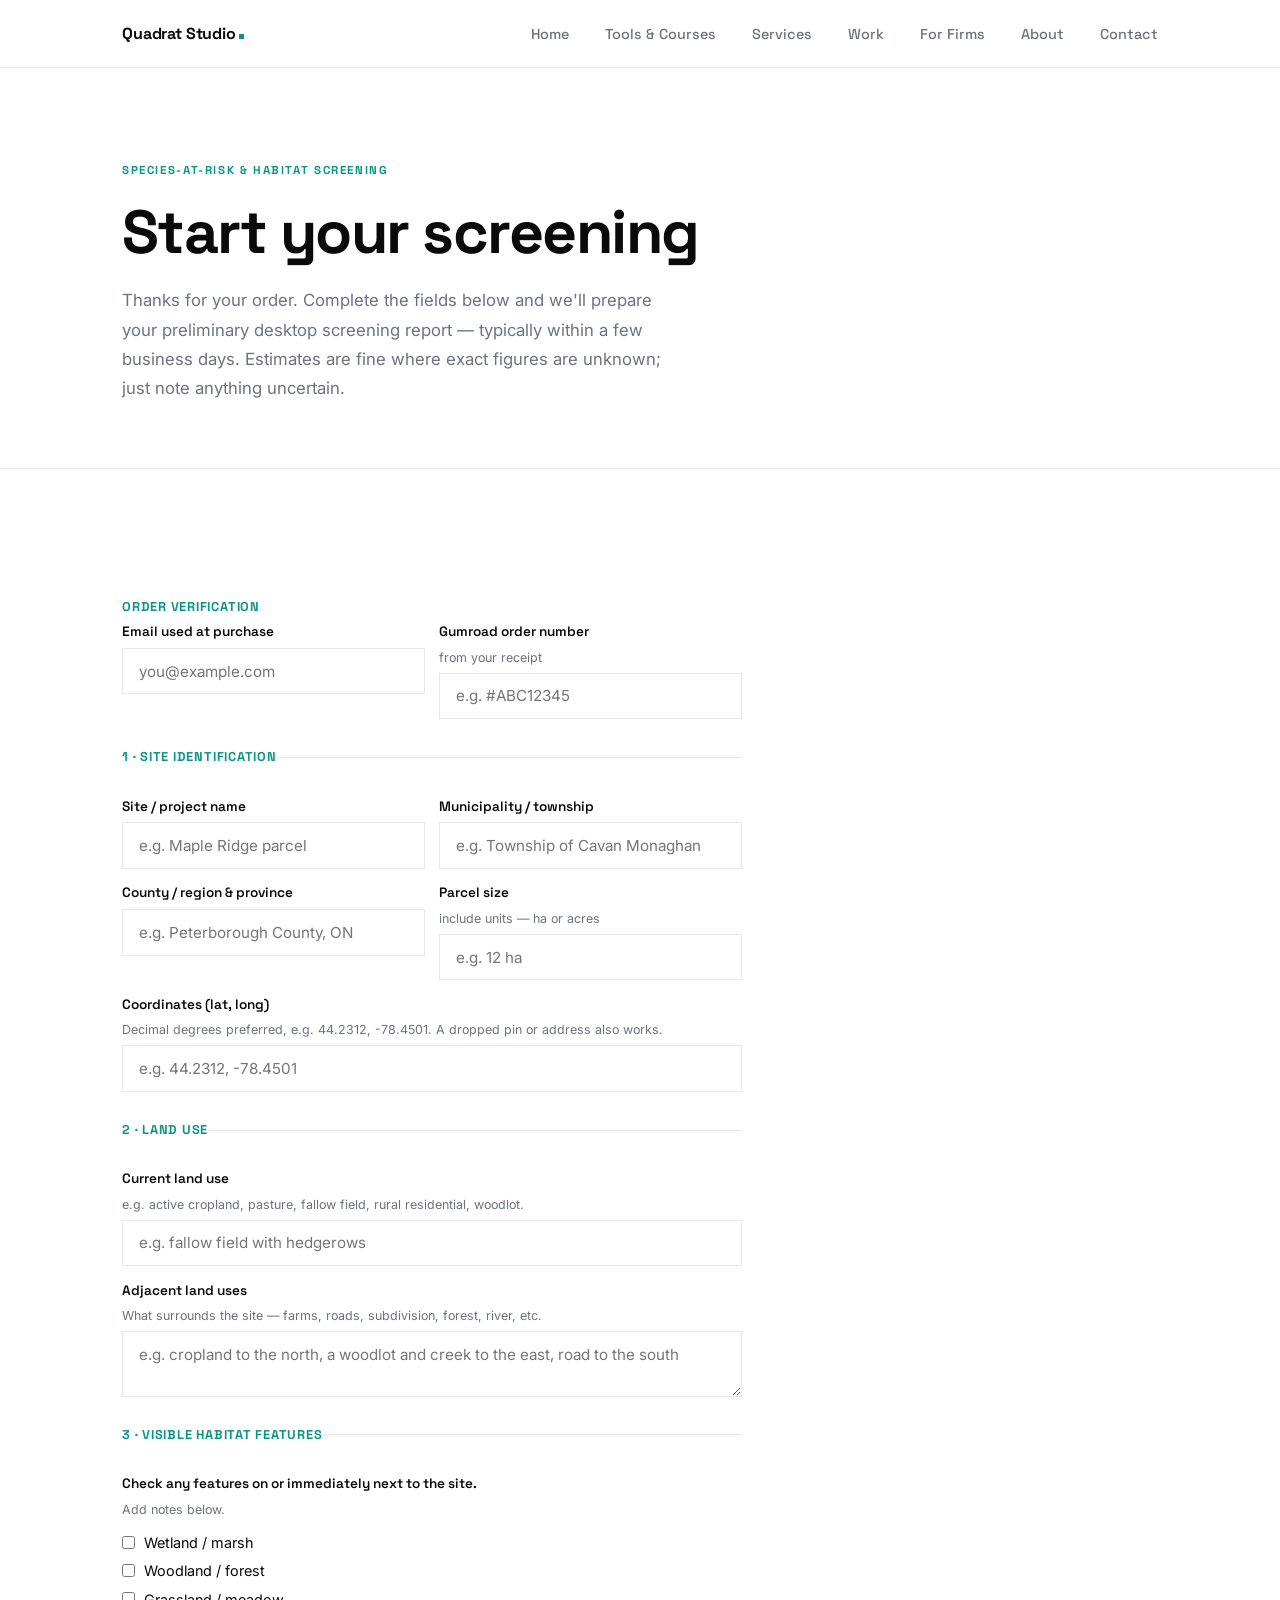
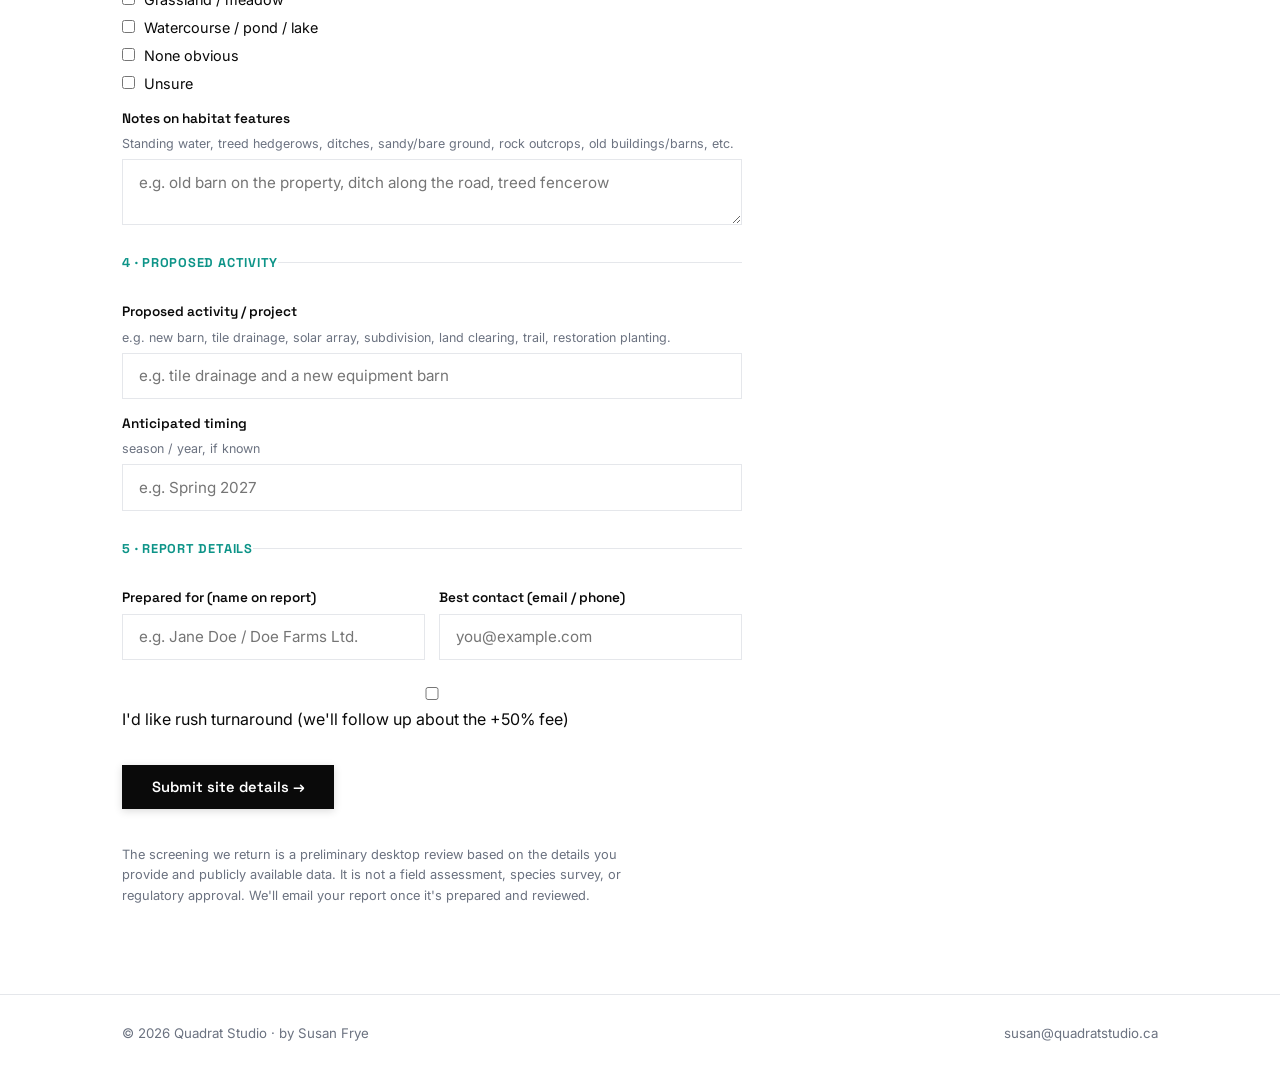
<file: intake-sar.html>
<!DOCTYPE html>
<html lang="en">
<head>
  <meta charset="UTF-8" />
  <meta name="viewport" content="width=device-width, initial-scale=1.0" />
  <title>Start Your Screening — Species-at-Risk & Habitat | Quadrat Studio</title>
  <meta name="description" content="Site intake form for your Quadrat Studio Species-at-Risk & Habitat Screening report." />
  <meta name="robots" content="noindex" />
  <link rel="stylesheet" href="css/style.css" />
  <link rel="icon" href="favicon.svg" type="image/svg+xml" />
  <!-- GA4: replace G-M9VYFZH90K with your real ID from analytics.google.com -->
  <script async src="https://www.googletagmanager.com/gtag/js?id=G-M9VYFZH90K"></script>
  <script>window.dataLayer=window.dataLayer||[];function gtag(){dataLayer.push(arguments);}gtag('js',new Date());gtag('config','G-M9VYFZH90K');</script>
</head>
<body>

<nav class="site-nav">
  <div class="nav-inner">
    <a href="/index.html" class="nav-logo" aria-label="Quadrat Studio home">Quadrat&nbsp;Studio<span class="logo-dot"></span></a>
    <button class="nav-toggle" aria-label="Menu" aria-expanded="false">
      <span></span><span></span><span></span>
    </button>
    <ul class="nav-links">
      <li><a href="/index.html">Home</a></li>
      <li><a href="/index.html#products">Tools &amp; Courses</a></li>
      <li><a href="/services.html">Services</a></li>
      <li><a href="/work.html">Work</a></li>
      <li><a href="/hire.html">For Firms</a></li>
      <li><a href="/about.html">About</a></li>
      <li><a href="/contact.html">Contact</a></li>
    </ul>
  </div>
</nav>

<header class="page-header">
  <div class="container">
    <span class="eyebrow">Species-at-Risk &amp; Habitat Screening</span>
    <h1>Start your screening</h1>
    <p class="lead">
      Thanks for your order. Complete the fields below and we'll prepare your preliminary
      desktop screening report — typically within a few business days. Estimates are fine
      where exact figures are unknown; just note anything uncertain.
    </p>
  </div>
</header>

<section class="section">
  <div class="container">

    <!-- SAR screening intake — Formspree (form xjgddqoy → susan@quadratstudio.ca).
         Delivered to buyers via the Gumroad post-purchase content / receipt link.
         Responses email to you; you run the Fill Prompt, review, and send the report. -->
    <form class="contact-form intake-form fade-up" action="https://formspree.io/f/xjgddqoy" method="POST">
      <input type="hidden" name="_subject" value="New SAR Screening order — site intake submitted" />
      <input type="hidden" name="product" value="Species-at-Risk & Habitat Screening" />
      <!-- honeypot: hidden from people, catches bots -->
      <input type="text" name="_gotcha" style="display:none" tabindex="-1" autocomplete="off" />

      <fieldset class="form-section">
        <legend>Order verification</legend>
        <div class="form-row">
          <label class="field">Email used at purchase
            <input type="email" name="purchase_email" placeholder="you@example.com" required />
          </label>
          <label class="field">Gumroad order number <span class="field-hint">from your receipt</span>
            <input type="text" name="order_number" placeholder="e.g. #ABC12345" />
          </label>
        </div>
      </fieldset>

      <fieldset class="form-section">
        <legend>1 · Site identification</legend>
        <div class="form-row">
          <label class="field">Site / project name
            <input type="text" name="site_name" placeholder="e.g. Maple Ridge parcel" required />
          </label>
          <label class="field">Municipality / township
            <input type="text" name="municipality" placeholder="e.g. Township of Cavan Monaghan" required />
          </label>
        </div>
        <div class="form-row">
          <label class="field">County / region &amp; province
            <input type="text" name="region" placeholder="e.g. Peterborough County, ON" />
          </label>
          <label class="field">Parcel size <span class="field-hint">include units — ha or acres</span>
            <input type="text" name="parcel_size" placeholder="e.g. 12 ha" />
          </label>
        </div>
        <label class="field">Coordinates (lat, long)
          <span class="field-hint">Decimal degrees preferred, e.g. 44.2312, -78.4501. A dropped pin or address also works.</span>
          <input type="text" name="coordinates" placeholder="e.g. 44.2312, -78.4501" />
        </label>
      </fieldset>

      <fieldset class="form-section">
        <legend>2 · Land use</legend>
        <label class="field">Current land use
          <span class="field-hint">e.g. active cropland, pasture, fallow field, rural residential, woodlot.</span>
          <input type="text" name="current_land_use" placeholder="e.g. fallow field with hedgerows" required />
        </label>
        <label class="field">Adjacent land uses
          <span class="field-hint">What surrounds the site — farms, roads, subdivision, forest, river, etc.</span>
          <textarea name="adjacent_land_use" rows="2" placeholder="e.g. cropland to the north, a woodlot and creek to the east, road to the south"></textarea>
        </label>
      </fieldset>

      <fieldset class="form-section">
        <legend>3 · Visible habitat features</legend>
        <span class="field">Check any features on or immediately next to the site. <span class="field-hint">Add notes below.</span></span>
        <div class="checkbox-grid">
          <label class="check"><input type="checkbox" name="habitat" value="Wetland / marsh" /> Wetland / marsh</label>
          <label class="check"><input type="checkbox" name="habitat" value="Woodland / forest" /> Woodland / forest</label>
          <label class="check"><input type="checkbox" name="habitat" value="Grassland / meadow" /> Grassland / meadow</label>
          <label class="check"><input type="checkbox" name="habitat" value="Watercourse / pond / lake" /> Watercourse / pond / lake</label>
          <label class="check"><input type="checkbox" name="habitat" value="None obvious" /> None obvious</label>
          <label class="check"><input type="checkbox" name="habitat" value="Unsure" /> Unsure</label>
        </div>
        <label class="field">Notes on habitat features
          <span class="field-hint">Standing water, treed hedgerows, ditches, sandy/bare ground, rock outcrops, old buildings/barns, etc.</span>
          <textarea name="habitat_notes" rows="2" placeholder="e.g. old barn on the property, ditch along the road, treed fencerow"></textarea>
        </label>
      </fieldset>

      <fieldset class="form-section">
        <legend>4 · Proposed activity</legend>
        <label class="field">Proposed activity / project
          <span class="field-hint">e.g. new barn, tile drainage, solar array, subdivision, land clearing, trail, restoration planting.</span>
          <input type="text" name="proposed_activity" placeholder="e.g. tile drainage and a new equipment barn" required />
        </label>
        <label class="field">Anticipated timing <span class="field-hint">season / year, if known</span>
          <input type="text" name="timing" placeholder="e.g. Spring 2027" />
        </label>
      </fieldset>

      <fieldset class="form-section">
        <legend>5 · Report details</legend>
        <div class="form-row">
          <label class="field">Prepared for (name on report)
            <input type="text" name="prepared_for" placeholder="e.g. Jane Doe / Doe Farms Ltd." required />
          </label>
          <label class="field">Best contact (email / phone)
            <input type="text" name="contact" placeholder="you@example.com" required />
          </label>
        </div>
        <label class="check" style="margin-top:0.5rem;">
          <input type="checkbox" name="rush" value="Rush turnaround requested (+50%)" /> I'd like rush turnaround (we'll follow up about the +50% fee)
        </label>
      </fieldset>

      <button type="submit" class="btn btn-dark">Submit site details →</button>
      <p class="form-fineprint">
        The screening we return is a preliminary desktop review based on the details you
        provide and publicly available data. It is not a field assessment, species survey,
        or regulatory approval. We'll email your report once it's prepared and reviewed.
      </p>
    </form>
  </div>
</section>

<footer class="site-footer">
  <div class="container footer-inner">
    <p>© 2026 Quadrat Studio · by Susan Frye</p>
    <a href="mailto:susan@quadratstudio.ca">susan@quadratstudio.ca</a>
  </div>
</footer>

<script src="js/main.js"></script>
</body>
</html>
</file>
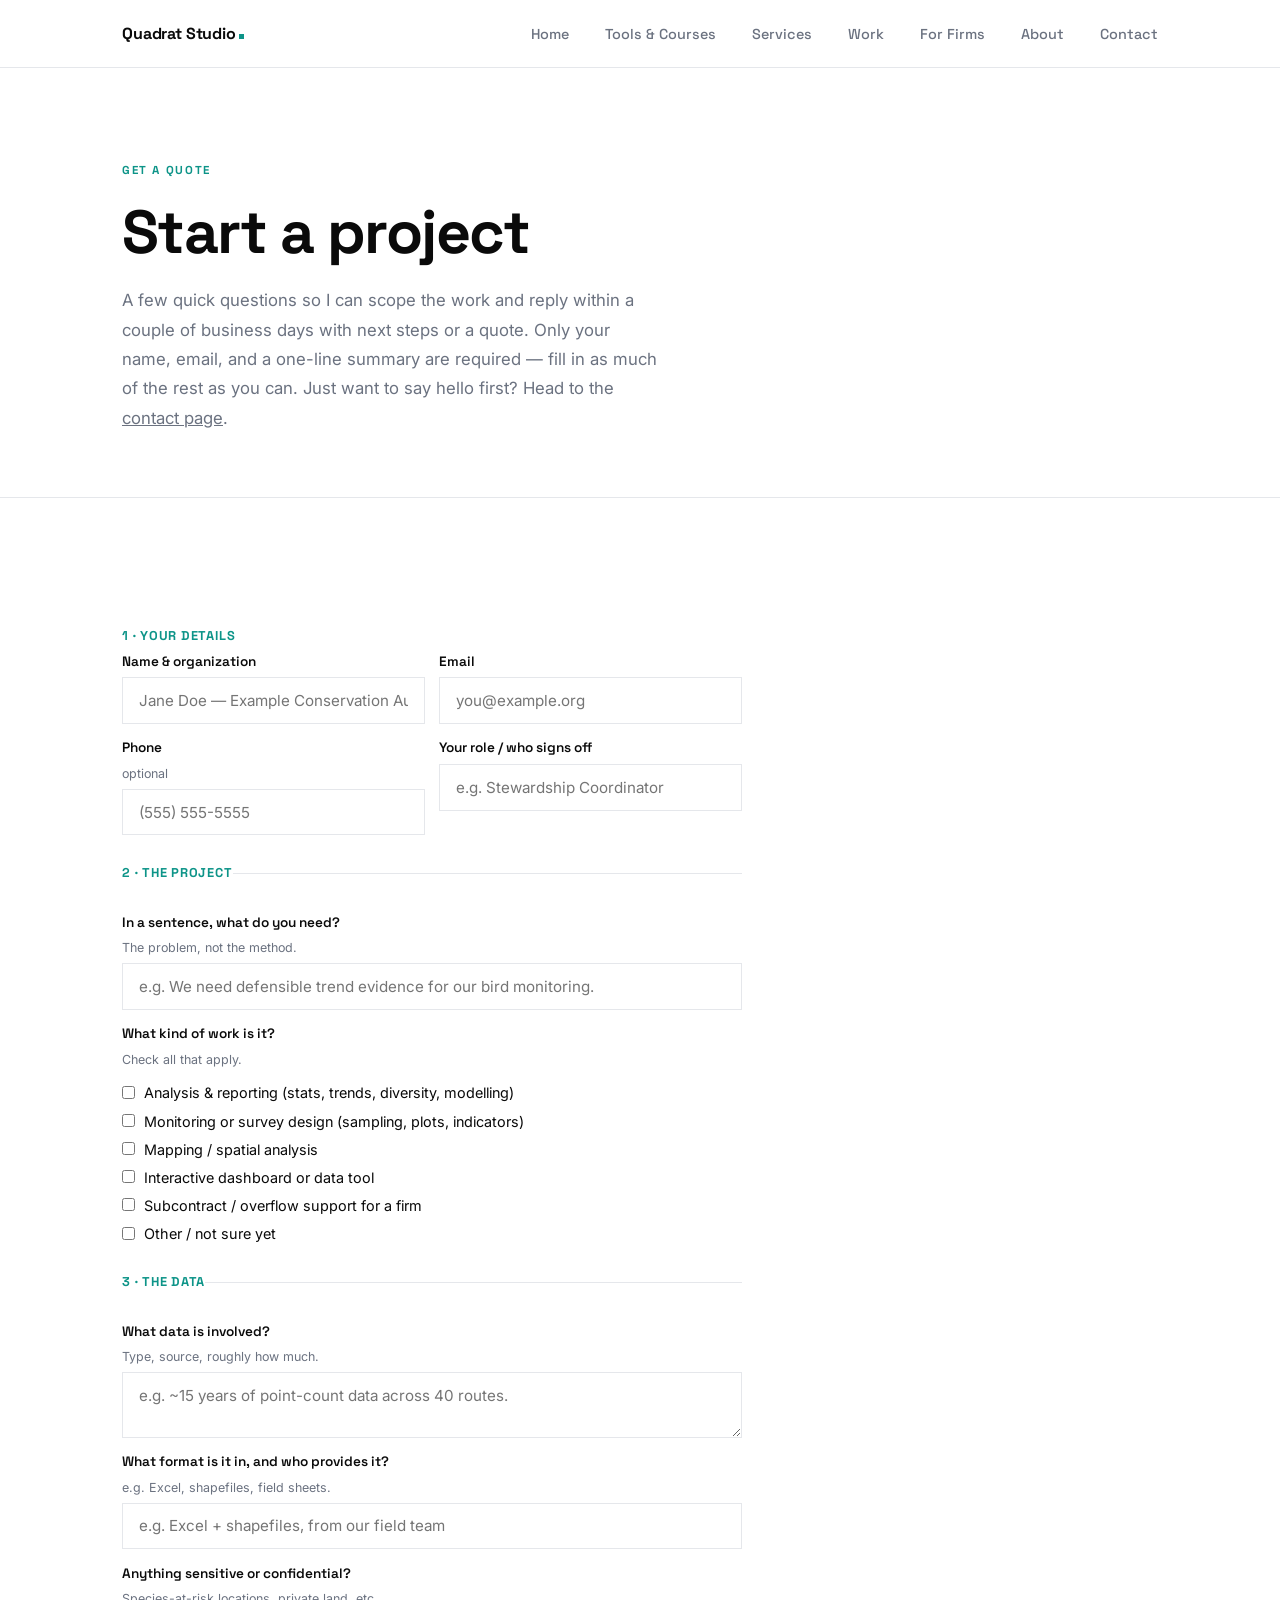
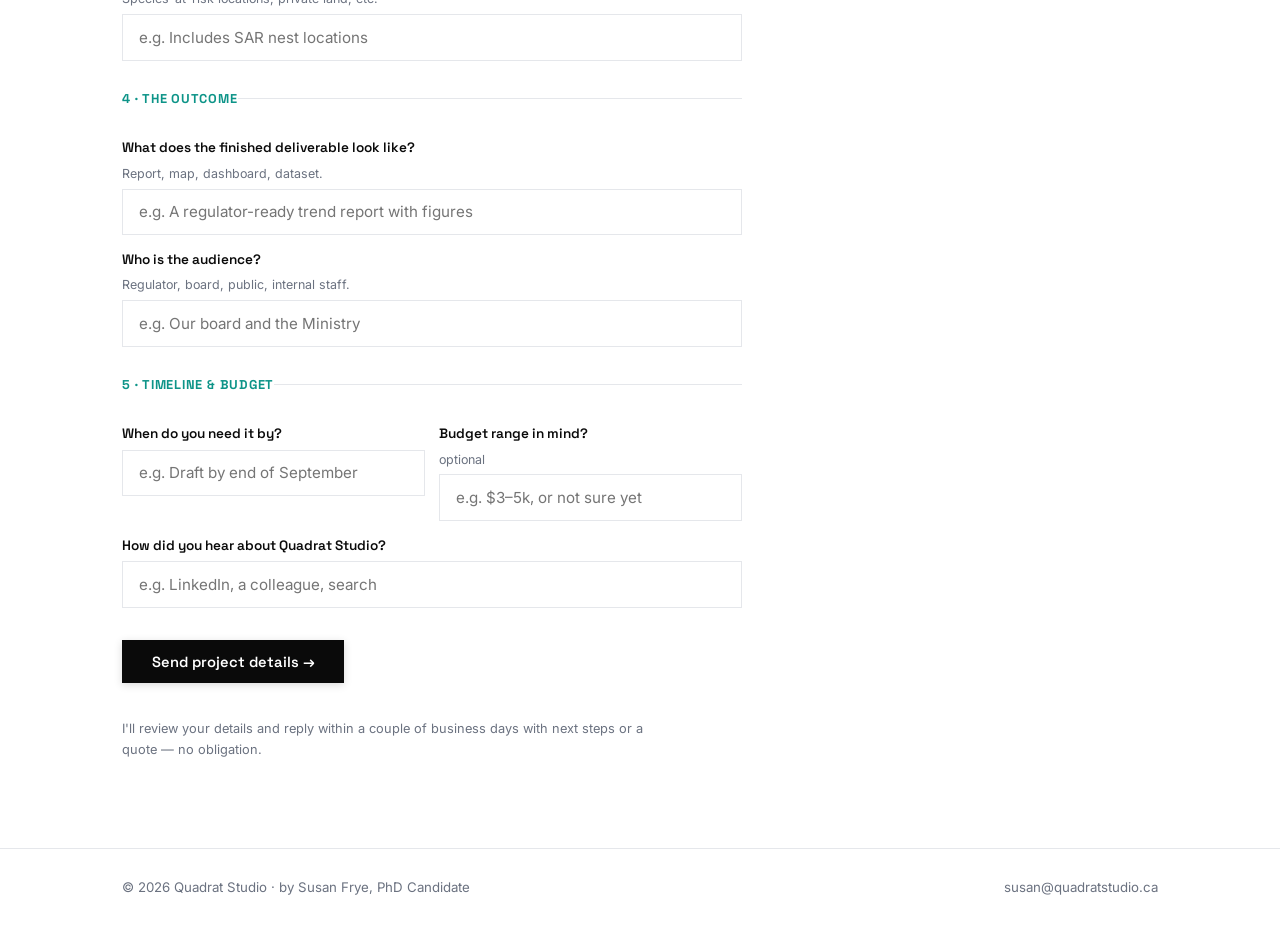
<file: intake.html>
<!DOCTYPE html>
<html lang="en">
<head>
  <meta charset="UTF-8" />
  <meta name="viewport" content="width=device-width, initial-scale=1.0" />
  <title>Start a Project — Quadrat Studio</title>
  <meta name="description" content="Request a quote from Quadrat Studio — a short project intake form for ecological and environmental data analysis, monitoring design, mapping, and interactive dashboards." />
  <link rel="stylesheet" href="css/style.css" />
  <link rel="icon" href="favicon.svg" type="image/svg+xml" />
  <!-- GA4: replace G-M9VYFZH90K with your real ID from analytics.google.com -->
  <script async src="https://www.googletagmanager.com/gtag/js?id=G-M9VYFZH90K"></script>
  <script>window.dataLayer=window.dataLayer||[];function gtag(){dataLayer.push(arguments);}gtag('js',new Date());gtag('config','G-M9VYFZH90K');</script>
</head>
<body>

<nav class="site-nav">
  <div class="nav-inner">
    <a href="/index.html" class="nav-logo" aria-label="Quadrat Studio home">Quadrat&nbsp;Studio<span class="logo-dot"></span></a>
    <button class="nav-toggle" aria-label="Menu" aria-expanded="false">
      <span></span><span></span><span></span>
    </button>
    <ul class="nav-links">
      <li><a href="/index.html">Home</a></li>
      <li><a href="/index.html#products">Tools &amp; Courses</a></li>
      <li><a href="/services.html">Services</a></li>
      <li><a href="/work.html">Work</a></li>
      <li><a href="/hire.html">For Firms</a></li>
      <li><a href="/about.html">About</a></li>
      <li><a href="/contact.html">Contact</a></li>
    </ul>
  </div>
</nav>

<header class="page-header">
  <div class="container">
    <span class="eyebrow">Get a Quote</span>
    <h1>Start a project</h1>
    <p class="lead">
      A few quick questions so I can scope the work and reply within a couple of
      business days with next steps or a quote. Only your name, email, and a one-line
      summary are required — fill in as much of the rest as you can. Just want to say
      hello first? Head to the <a href="contact.html">contact page</a>.
    </p>
  </div>
</header>

<section class="section">
  <div class="container">

    <!-- Project intake form — connected to Formspree (form xjgddqoy → susan@quadratstudio.ca).
         Submissions are emailed to you; you reply with a quote. The "email" field is
         used automatically as the reply-to address. -->
    <form class="contact-form intake-form fade-up" action="https://formspree.io/f/xjgddqoy" method="POST">
      <input type="hidden" name="_subject" value="New Quadrat Studio project enquiry" />

      <fieldset class="form-section">
        <legend>1 · Your details</legend>
        <div class="form-row">
          <label class="field">Name &amp; organization
            <input type="text" name="name_org" placeholder="Jane Doe — Example Conservation Authority" required />
          </label>
          <label class="field">Email
            <input type="email" name="email" placeholder="you@example.org" required />
          </label>
        </div>
        <div class="form-row">
          <label class="field">Phone <span class="field-hint">optional</span>
            <input type="tel" name="phone" placeholder="(555) 555-5555" />
          </label>
          <label class="field">Your role / who signs off
            <input type="text" name="role" placeholder="e.g. Stewardship Coordinator" />
          </label>
        </div>
      </fieldset>

      <fieldset class="form-section">
        <legend>2 · The project</legend>
        <label class="field">In a sentence, what do you need?
          <span class="field-hint">The problem, not the method.</span>
          <input type="text" name="need" placeholder="e.g. We need defensible trend evidence for our bird monitoring." required />
        </label>
        <span class="field">What kind of work is it? <span class="field-hint">Check all that apply.</span></span>
        <div class="checkbox-grid">
          <label class="check"><input type="checkbox" name="work_type" value="Analysis & reporting" /> Analysis &amp; reporting (stats, trends, diversity, modelling)</label>
          <label class="check"><input type="checkbox" name="work_type" value="Monitoring or survey design" /> Monitoring or survey design (sampling, plots, indicators)</label>
          <label class="check"><input type="checkbox" name="work_type" value="Mapping / spatial analysis" /> Mapping / spatial analysis</label>
          <label class="check"><input type="checkbox" name="work_type" value="Interactive dashboard or data tool" /> Interactive dashboard or data tool</label>
          <label class="check"><input type="checkbox" name="work_type" value="Subcontract / overflow support" /> Subcontract / overflow support for a firm</label>
          <label class="check"><input type="checkbox" name="work_type" value="Other / not sure" /> Other / not sure yet</label>
        </div>
      </fieldset>

      <fieldset class="form-section">
        <legend>3 · The data</legend>
        <label class="field">What data is involved?
          <span class="field-hint">Type, source, roughly how much.</span>
          <textarea name="data_about" rows="2" placeholder="e.g. ~15 years of point-count data across 40 routes."></textarea>
        </label>
        <label class="field">What format is it in, and who provides it?
          <span class="field-hint">e.g. Excel, shapefiles, field sheets.</span>
          <input type="text" name="data_format" placeholder="e.g. Excel + shapefiles, from our field team" />
        </label>
        <label class="field">Anything sensitive or confidential?
          <span class="field-hint">Species-at-risk locations, private land, etc.</span>
          <input type="text" name="data_sensitive" placeholder="e.g. Includes SAR nest locations" />
        </label>
      </fieldset>

      <fieldset class="form-section">
        <legend>4 · The outcome</legend>
        <label class="field">What does the finished deliverable look like?
          <span class="field-hint">Report, map, dashboard, dataset.</span>
          <input type="text" name="deliverable" placeholder="e.g. A regulator-ready trend report with figures" />
        </label>
        <label class="field">Who is the audience?
          <span class="field-hint">Regulator, board, public, internal staff.</span>
          <input type="text" name="audience" placeholder="e.g. Our board and the Ministry" />
        </label>
      </fieldset>

      <fieldset class="form-section">
        <legend>5 · Timeline &amp; budget</legend>
        <div class="form-row">
          <label class="field">When do you need it by?
            <input type="text" name="timeline" placeholder="e.g. Draft by end of September" />
          </label>
          <label class="field">Budget range in mind? <span class="field-hint">optional</span>
            <input type="text" name="budget" placeholder="e.g. $3–5k, or not sure yet" />
          </label>
        </div>
        <label class="field">How did you hear about Quadrat Studio?
          <input type="text" name="referral" placeholder="e.g. LinkedIn, a colleague, search" />
        </label>
      </fieldset>

      <button type="submit" class="btn btn-dark">Send project details →</button>
      <p class="form-fineprint">I'll review your details and reply within a couple of business days with next steps or a quote — no obligation.</p>
    </form>
  </div>
</section>

<footer class="site-footer">
  <div class="container footer-inner">
    <p>© 2026 Quadrat Studio · by Susan Frye, PhD Candidate</p>
    <a href="mailto:susan@quadratstudio.ca">susan@quadratstudio.ca</a>
  </div>
</footer>

<script src="js/main.js"></script>
</body>
</html>
</file>
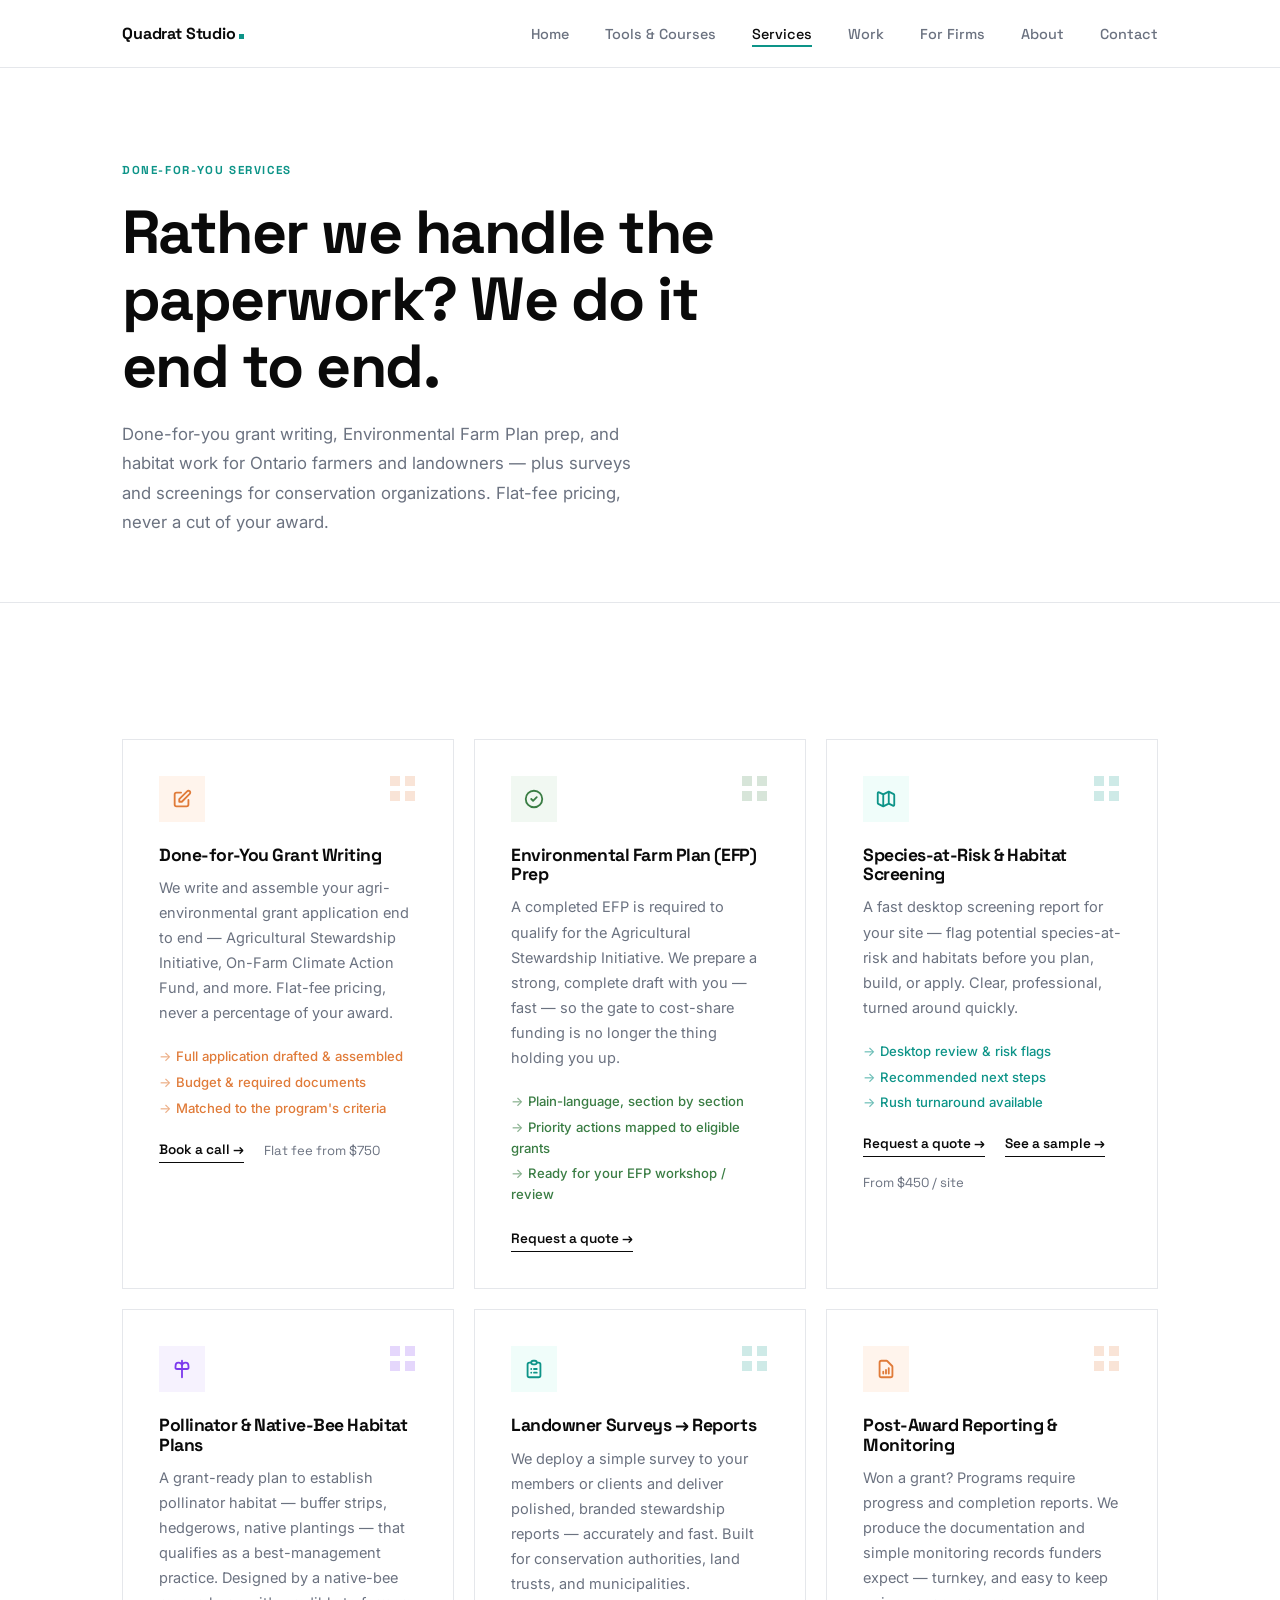
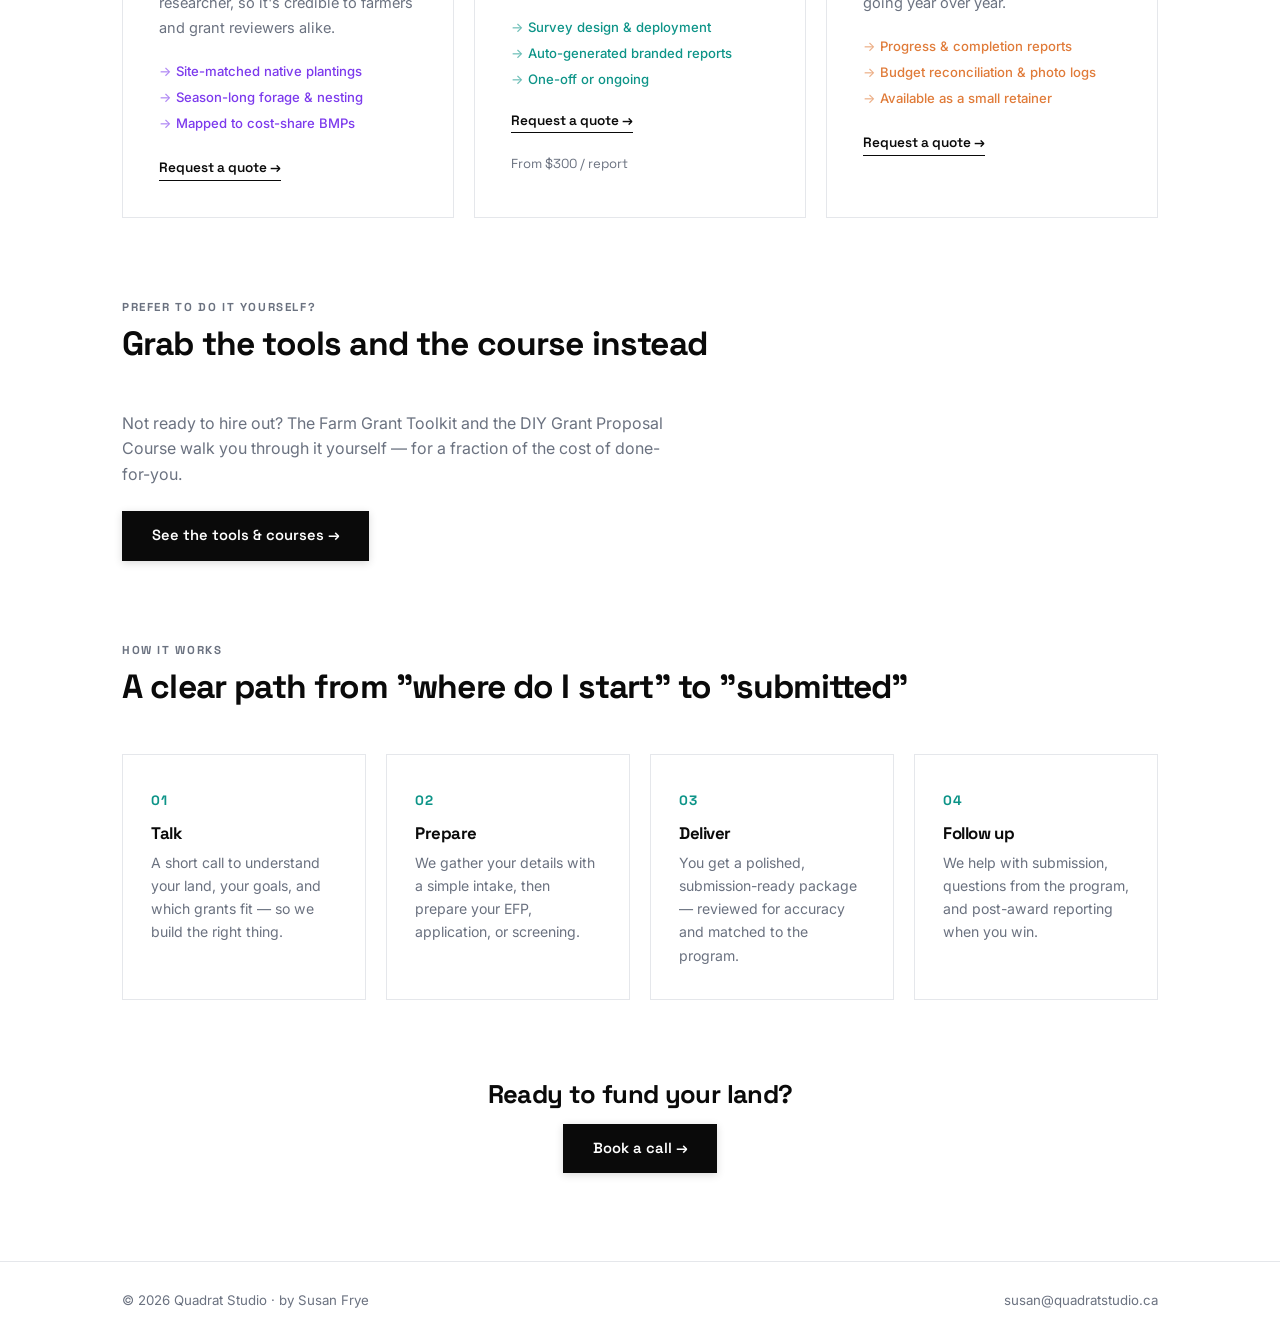
<file: services.html>
<!DOCTYPE html>
<html lang="en">
<head>
  <meta charset="UTF-8" />
  <meta name="viewport" content="width=device-width, initial-scale=1.0" />
  <title>Services — Grant Writing, EFP Prep & Habitat Plans | Quadrat Studio</title>
  <meta name="description" content="Done-for-you agri-environmental grant writing, Environmental Farm Plan preparation, species-at-risk & habitat screening, and pollinator habitat plans for Ontario farmers and landowners. Flat-fee pricing." />
  <link rel="stylesheet" href="css/style.css" />
  <link rel="icon" href="favicon.svg" type="image/svg+xml" />
  <!-- GA4: replace G-M9VYFZH90K with your real ID from analytics.google.com -->
  <script async src="https://www.googletagmanager.com/gtag/js?id=G-M9VYFZH90K"></script>
  <script>window.dataLayer=window.dataLayer||[];function gtag(){dataLayer.push(arguments);}gtag('js',new Date());gtag('config','G-M9VYFZH90K');</script>
</head>
<body>

<nav class="site-nav">
  <div class="nav-inner">
    <a href="/index.html" class="nav-logo" aria-label="Quadrat Studio home">Quadrat&nbsp;Studio<span class="logo-dot"></span></a>
    <button class="nav-toggle" aria-label="Menu" aria-expanded="false">
      <span></span><span></span><span></span>
    </button>
    <ul class="nav-links">
      <li><a href="/index.html">Home</a></li>
      <li><a href="/index.html#products">Tools &amp; Courses</a></li>
      <li><a href="/services.html" class="active">Services</a></li>
      <li><a href="/work.html">Work</a></li>
      <li><a href="/hire.html">For Firms</a></li>
      <li><a href="/about.html">About</a></li>
      <li><a href="/contact.html">Contact</a></li>
    </ul>
  </div>
</nav>

<header class="page-header">
  <div class="container">
    <span class="eyebrow">Done-for-you services</span>
    <h1>Rather we handle the paperwork? We do it end to end.</h1>
    <p class="lead">
      Done-for-you grant writing, Environmental Farm Plan prep, and habitat work for
      Ontario farmers and landowners — plus surveys and screenings for conservation
      organizations. Flat-fee pricing, never a cut of your award.
    </p>
  </div>
</header>

<section class="section">
  <div class="container">
    <div class="services-grid">

      <!-- Grant Writing -->
      <div class="service-card fade-up" style="--c:var(--c-dash); --icon-bg:#fff4ec;">
        <div class="svc-icon">
          <svg fill="none" stroke="#e07b39" stroke-width="2" viewBox="0 0 24 24">
            <path stroke-linecap="round" stroke-linejoin="round" d="M11 5H6a2 2 0 00-2 2v11a2 2 0 002 2h11a2 2 0 002-2v-5m-1.414-9.414a2 2 0 112.828 2.828L11.828 15H9v-2.828l8.586-8.586z"/>
          </svg>
        </div>
        <h3>Done-for-You Grant Writing</h3>
        <p>
          We write and assemble your agri-environmental grant application end to end —
          Agricultural Stewardship Initiative, On-Farm Climate Action Fund, and more.
          Flat-fee pricing, never a percentage of your award.
        </p>
        <ul class="svc-list">
          <li>Full application drafted &amp; assembled</li>
          <li>Budget &amp; required documents</li>
          <li>Matched to the program's criteria</li>
        </ul>
        <div style="margin-top:1.25rem; display:flex; gap:1.25rem; flex-wrap:wrap; align-items:center;">
          <a href="contact.html?service=grant-writing" class="proj-link">Book a call →</a>
          <span class="price-note" style="font-family:var(--font-h); font-size:0.82rem; color:var(--gray);">Flat fee from $750</span>
        </div>
      </div>

      <!-- EFP Preparation -->
      <div class="service-card fade-up" style="--c:var(--c-tree); --icon-bg:#f1f8f2;">
        <div class="svc-icon">
          <svg fill="none" stroke="#3a7d44" stroke-width="2" viewBox="0 0 24 24">
            <path stroke-linecap="round" stroke-linejoin="round" d="M9 12l2 2 4-4m6 2a9 9 0 11-18 0 9 9 0 0118 0z"/>
          </svg>
        </div>
        <h3>Environmental Farm Plan (EFP) Prep</h3>
        <p>
          A completed EFP is required to qualify for the Agricultural Stewardship
          Initiative. We prepare a strong, complete draft with you — fast — so the gate
          to cost-share funding is no longer the thing holding you up.
        </p>
        <ul class="svc-list">
          <li>Plain-language, section by section</li>
          <li>Priority actions mapped to eligible grants</li>
          <li>Ready for your EFP workshop / review</li>
        </ul>
        <div style="margin-top:1.25rem;">
          <a href="contact.html?service=efp" class="proj-link">Request a quote →</a>
        </div>
      </div>

      <!-- SAR & Habitat Screening -->
      <div class="service-card fade-up" style="--c:var(--c-sar); --icon-bg:#f0fdfa;">
        <div class="svc-icon">
          <svg fill="none" stroke="#0d9488" stroke-width="2" viewBox="0 0 24 24">
            <path stroke-linecap="round" stroke-linejoin="round" d="M9 20l-5.447-2.724A1 1 0 013 16.382V5.618a1 1 0 011.447-.894L9 7m0 13l6-3m-6 3V7m6 10l4.553 2.276A1 1 0 0021 18.382V7.618a1 1 0 00-.553-.894L15 4m0 13V4m0 0L9 7"/>
          </svg>
        </div>
        <h3>Species-at-Risk &amp; Habitat Screening</h3>
        <p>
          A fast desktop screening report for your site — flag potential species-at-risk
          and habitats before you plan, build, or apply. Clear, professional, turned
          around quickly.
        </p>
        <ul class="svc-list">
          <li>Desktop review &amp; risk flags</li>
          <li>Recommended next steps</li>
          <li>Rush turnaround available</li>
        </ul>
        <div style="margin-top:1.25rem; display:flex; gap:1.25rem; flex-wrap:wrap; align-items:center;">
          <a href="contact.html?service=screening" class="proj-link">Request a quote →</a>
          <a href="assets/sar-habitat-screening-sample.pdf" class="proj-link" target="_blank" rel="noopener">See a sample →</a>
        </div>
        <div style="margin-top:0.75rem;"><span class="price-note" style="font-family:var(--font-h); font-size:0.82rem; color:var(--gray);">From $450 / site</span></div>
      </div>

      <!-- Pollinator Habitat Plans -->
      <div class="service-card fade-up" style="--c:var(--c-inat); --icon-bg:#f6f2fe;">
        <div class="svc-icon">
          <svg fill="none" stroke="#7c3aed" stroke-width="2" viewBox="0 0 24 24">
            <path stroke-linecap="round" stroke-linejoin="round" d="M12 3v18m0-12c0-2 1.5-4 4-4s3 2 3 3.5S20 12 17 12h-5m0-3c0-2-1.5-4-4-4S5 7 5 8.5 4 12 7 12h5"/>
          </svg>
        </div>
        <h3>Pollinator &amp; Native-Bee Habitat Plans</h3>
        <p>
          A grant-ready plan to establish pollinator habitat — buffer strips, hedgerows,
          native plantings — that qualifies as a best-management practice. Designed by a
          native-bee researcher, so it's credible to farmers and grant reviewers alike.
        </p>
        <ul class="svc-list">
          <li>Site-matched native plantings</li>
          <li>Season-long forage &amp; nesting</li>
          <li>Mapped to cost-share BMPs</li>
        </ul>
        <div style="margin-top:1.25rem;">
          <a href="contact.html?service=pollinator" class="proj-link">Request a quote →</a>
        </div>
      </div>

      <!-- Landowner Surveys -> Reports -->
      <div class="service-card fade-up" style="--c:var(--c-stat); --icon-bg:#f0fdfa;">
        <div class="svc-icon">
          <svg fill="none" stroke="#0d9488" stroke-width="2" viewBox="0 0 24 24">
            <path stroke-linecap="round" stroke-linejoin="round" d="M9 5H7a2 2 0 00-2 2v12a2 2 0 002 2h10a2 2 0 002-2V7a2 2 0 00-2-2h-2M9 5a2 2 0 002 2h2a2 2 0 002-2M9 5a2 2 0 012-2h2a2 2 0 012 2m-3 7h3m-3 4h3m-6-4h.01M9 16h.01"/>
          </svg>
        </div>
        <h3>Landowner Surveys → Reports</h3>
        <p>
          We deploy a simple survey to your members or clients and deliver polished,
          branded stewardship reports — accurately and fast. Built for conservation
          authorities, land trusts, and municipalities.
        </p>
        <ul class="svc-list">
          <li>Survey design &amp; deployment</li>
          <li>Auto-generated branded reports</li>
          <li>One-off or ongoing</li>
        </ul>
        <div style="margin-top:1.25rem; display:flex; gap:1.25rem; flex-wrap:wrap; align-items:center;">
          <a href="contact.html?service=surveys" class="proj-link">Request a quote →</a>
          <span class="price-note" style="font-family:var(--font-h); font-size:0.82rem; color:var(--gray);">From $300 / report</span>
        </div>
      </div>

      <!-- Post-Award Reporting -->
      <div class="service-card fade-up" style="--c:var(--c-dash); --icon-bg:#fff4ec;">
        <div class="svc-icon">
          <svg fill="none" stroke="#e07b39" stroke-width="2" viewBox="0 0 24 24">
            <path stroke-linecap="round" stroke-linejoin="round" d="M9 17v-2m3 2v-4m3 4v-6m2 10H7a2 2 0 01-2-2V5a2 2 0 012-2h5.586a1 1 0 01.707.293l5.414 5.414a1 1 0 01.293.707V19a2 2 0 01-2 2z"/>
          </svg>
        </div>
        <h3>Post-Award Reporting &amp; Monitoring</h3>
        <p>
          Won a grant? Programs require progress and completion reports. We produce the
          documentation and simple monitoring records funders expect — turnkey, and easy
          to keep going year over year.
        </p>
        <ul class="svc-list">
          <li>Progress &amp; completion reports</li>
          <li>Budget reconciliation &amp; photo logs</li>
          <li>Available as a small retainer</li>
        </ul>
        <div style="margin-top:1.25rem;">
          <a href="contact.html?service=reporting" class="proj-link">Request a quote →</a>
        </div>
      </div>

    </div>

    <!-- Prefer to do it yourself -->
    <div class="sh fade-up" style="margin-top:5rem;">
      <div class="sh-label">Prefer to do it yourself?</div>
      <h2 style="font-size:clamp(1.6rem,3vw,2.1rem);">Grab the tools and the course instead</h2>
    </div>
    <p class="fade-up" style="color:var(--gray); max-width:560px; margin-bottom:1.5rem;">
      Not ready to hire out? The Farm Grant Toolkit and the DIY Grant Proposal Course
      walk you through it yourself — for a fraction of the cost of done-for-you.
    </p>
    <a href="index.html#products" class="btn btn-dark fade-up">See the tools &amp; courses →</a>

    <!-- How I work -->
    <div class="sh fade-up" style="margin-top:5rem;">
      <div class="sh-label">How it works</div>
      <h2 style="font-size:clamp(1.6rem,3vw,2.1rem);">A clear path from "where do I start" to "submitted"</h2>
    </div>
    <div class="process-grid">
      <div class="process-step fade-up">
        <h3>Talk</h3>
        <p>A short call to understand your land, your goals, and which grants fit — so we build the right thing.</p>
      </div>
      <div class="process-step fade-up">
        <h3>Prepare</h3>
        <p>We gather your details with a simple intake, then prepare your EFP, application, or screening.</p>
      </div>
      <div class="process-step fade-up">
        <h3>Deliver</h3>
        <p>You get a polished, submission-ready package — reviewed for accuracy and matched to the program.</p>
      </div>
      <div class="process-step fade-up">
        <h3>Follow up</h3>
        <p>We help with submission, questions from the program, and post-award reporting when you win.</p>
      </div>
    </div>

    <div style="margin-top:5rem; text-align:center;" class="fade-up">
      <h2 style="font-size:1.6rem; margin-bottom:1rem;">Ready to fund your land?</h2>
      <a href="contact.html" class="btn btn-dark">Book a call →</a>
    </div>
  </div>
</section>

<footer class="site-footer">
  <div class="container footer-inner">
    <p>© 2026 Quadrat Studio · by Susan Frye</p>
    <a href="mailto:susan@quadratstudio.ca">susan@quadratstudio.ca</a>
  </div>
</footer>

<script src="js/main.js"></script>
</body>
</html>
</file>
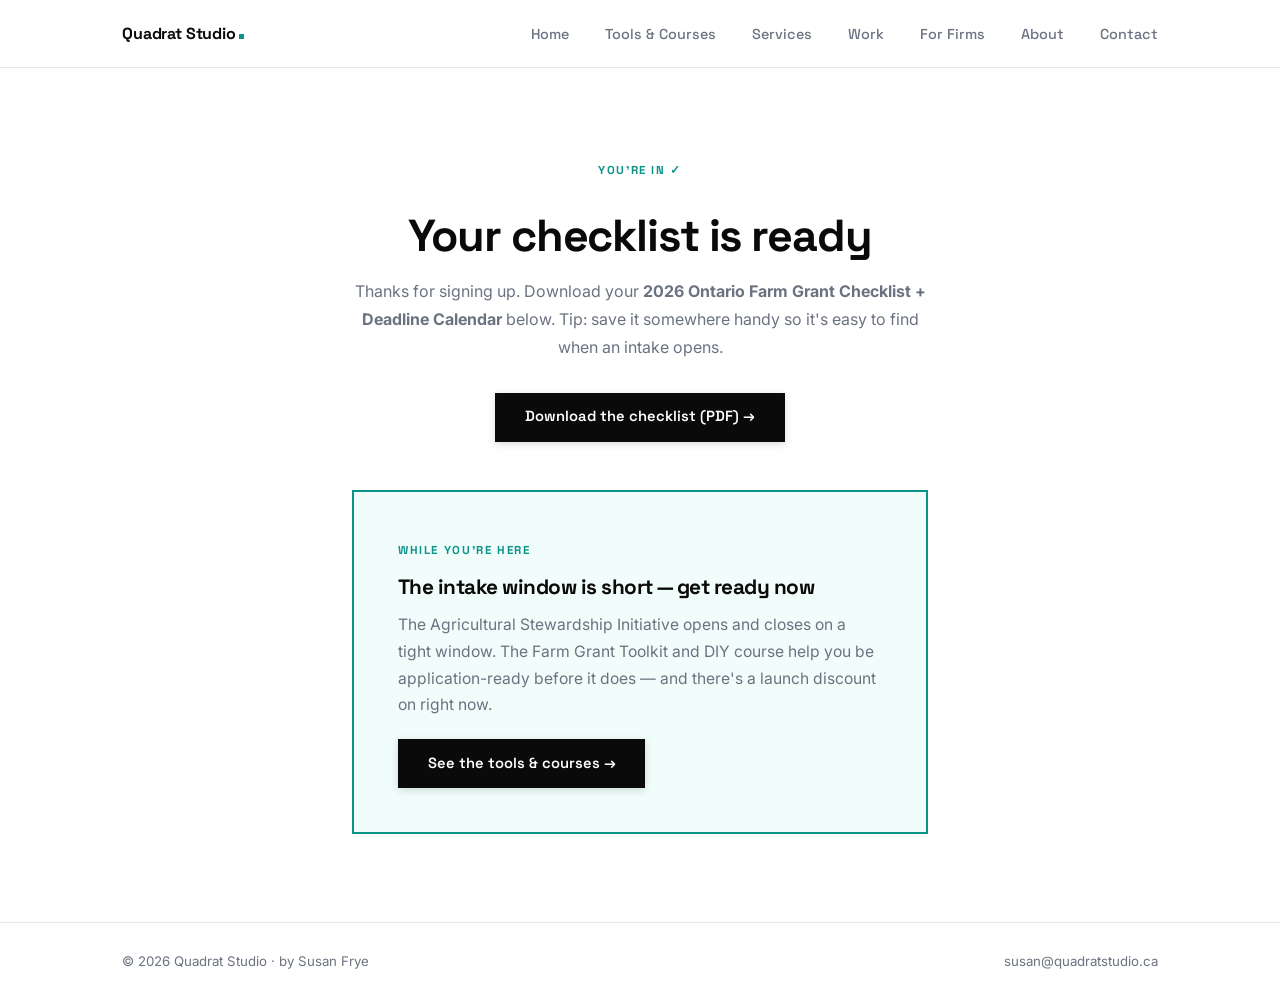
<file: thankyou.html>
<!DOCTYPE html>
<html lang="en">
<head>
  <meta charset="UTF-8" />
  <meta name="viewport" content="width=device-width, initial-scale=1.0" />
  <title>Your checklist is ready — Quadrat Studio</title>
  <meta name="description" content="Thanks for signing up — download your free 2026 Ontario Farm Grant Checklist + Deadline Calendar." />
  <meta name="robots" content="noindex" />
  <link rel="stylesheet" href="css/style.css" />
  <link rel="icon" href="favicon.svg" type="image/svg+xml" />
  <!-- GA4: replace G-M9VYFZH90K with your real ID from analytics.google.com -->
  <script async src="https://www.googletagmanager.com/gtag/js?id=G-M9VYFZH90K"></script>
  <script>window.dataLayer=window.dataLayer||[];function gtag(){dataLayer.push(arguments);}gtag('js',new Date());gtag('config','G-M9VYFZH90K');</script>
</head>
<body>

<nav class="site-nav">
  <div class="nav-inner">
    <a href="/index.html" class="nav-logo" aria-label="Quadrat Studio home">Quadrat&nbsp;Studio<span class="logo-dot"></span></a>
    <button class="nav-toggle" aria-label="Menu" aria-expanded="false">
      <span></span><span></span><span></span>
    </button>
    <ul class="nav-links">
      <li><a href="/index.html">Home</a></li>
      <li><a href="/index.html#products">Tools &amp; Courses</a></li>
      <li><a href="/services.html">Services</a></li>
      <li><a href="/work.html">Work</a></li>
      <li><a href="/hire.html">For Firms</a></li>
      <li><a href="/about.html">About</a></li>
      <li><a href="/contact.html">Contact</a></li>
    </ul>
  </div>
</nav>

<section class="section">
  <div class="container" style="max-width:640px; text-align:center;">
    <span class="eyebrow">You're in ✓</span>
    <h1 style="font-size:clamp(2rem,4vw,2.8rem); font-weight:800; margin:0.75rem 0 1rem;">Your checklist is ready</h1>
    <p style="color:var(--gray); line-height:1.75; margin-bottom:2rem;">
      Thanks for signing up. Download your <strong>2026 Ontario Farm Grant Checklist +
      Deadline Calendar</strong> below. Tip: save it somewhere handy so it's easy to find
      when an intake opens.
    </p>
    <a href="assets/ontario-farm-grant-checklist-2026.pdf" class="btn btn-dark" download target="_blank" rel="noopener">
      Download the checklist (PDF) →
    </a>

    <div class="optin" style="margin-top:3rem; text-align:left;">
      <span class="optin-label">While you're here</span>
      <h2 style="font-size:1.3rem; font-weight:800; margin-bottom:0.75rem;">The intake window is short — get ready now</h2>
      <p style="margin:0 0 1.25rem;">
        The Agricultural Stewardship Initiative opens and closes on a tight window. The
        Farm Grant Toolkit and DIY course help you be application-ready before it does —
        and there's a launch discount on right now.
      </p>
      <a href="index.html#products" class="btn btn-dark">See the tools &amp; courses →</a>
    </div>
  </div>
</section>

<footer class="site-footer">
  <div class="container footer-inner">
    <p>© 2026 Quadrat Studio · by Susan Frye</p>
    <a href="mailto:susan@quadratstudio.ca">susan@quadratstudio.ca</a>
  </div>
</footer>

<script src="js/main.js"></script>
</body>
</html>
</file>
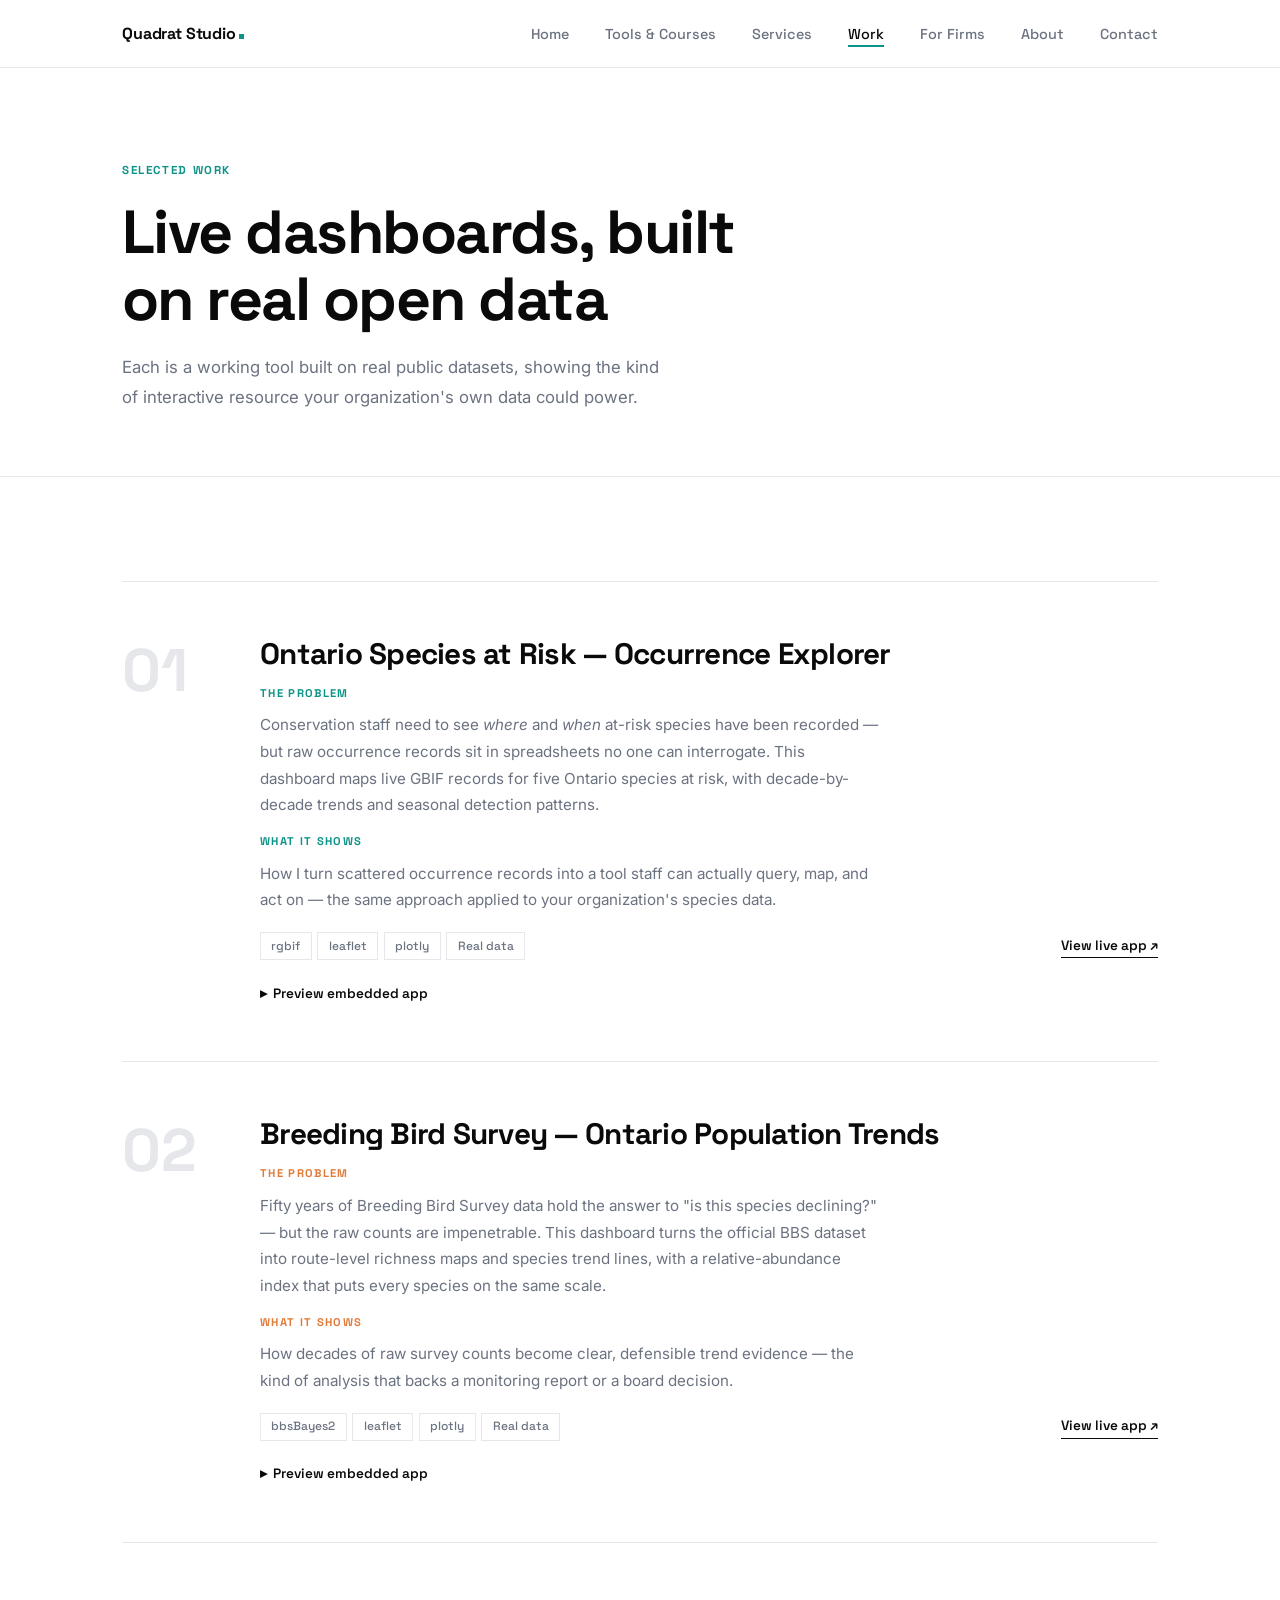
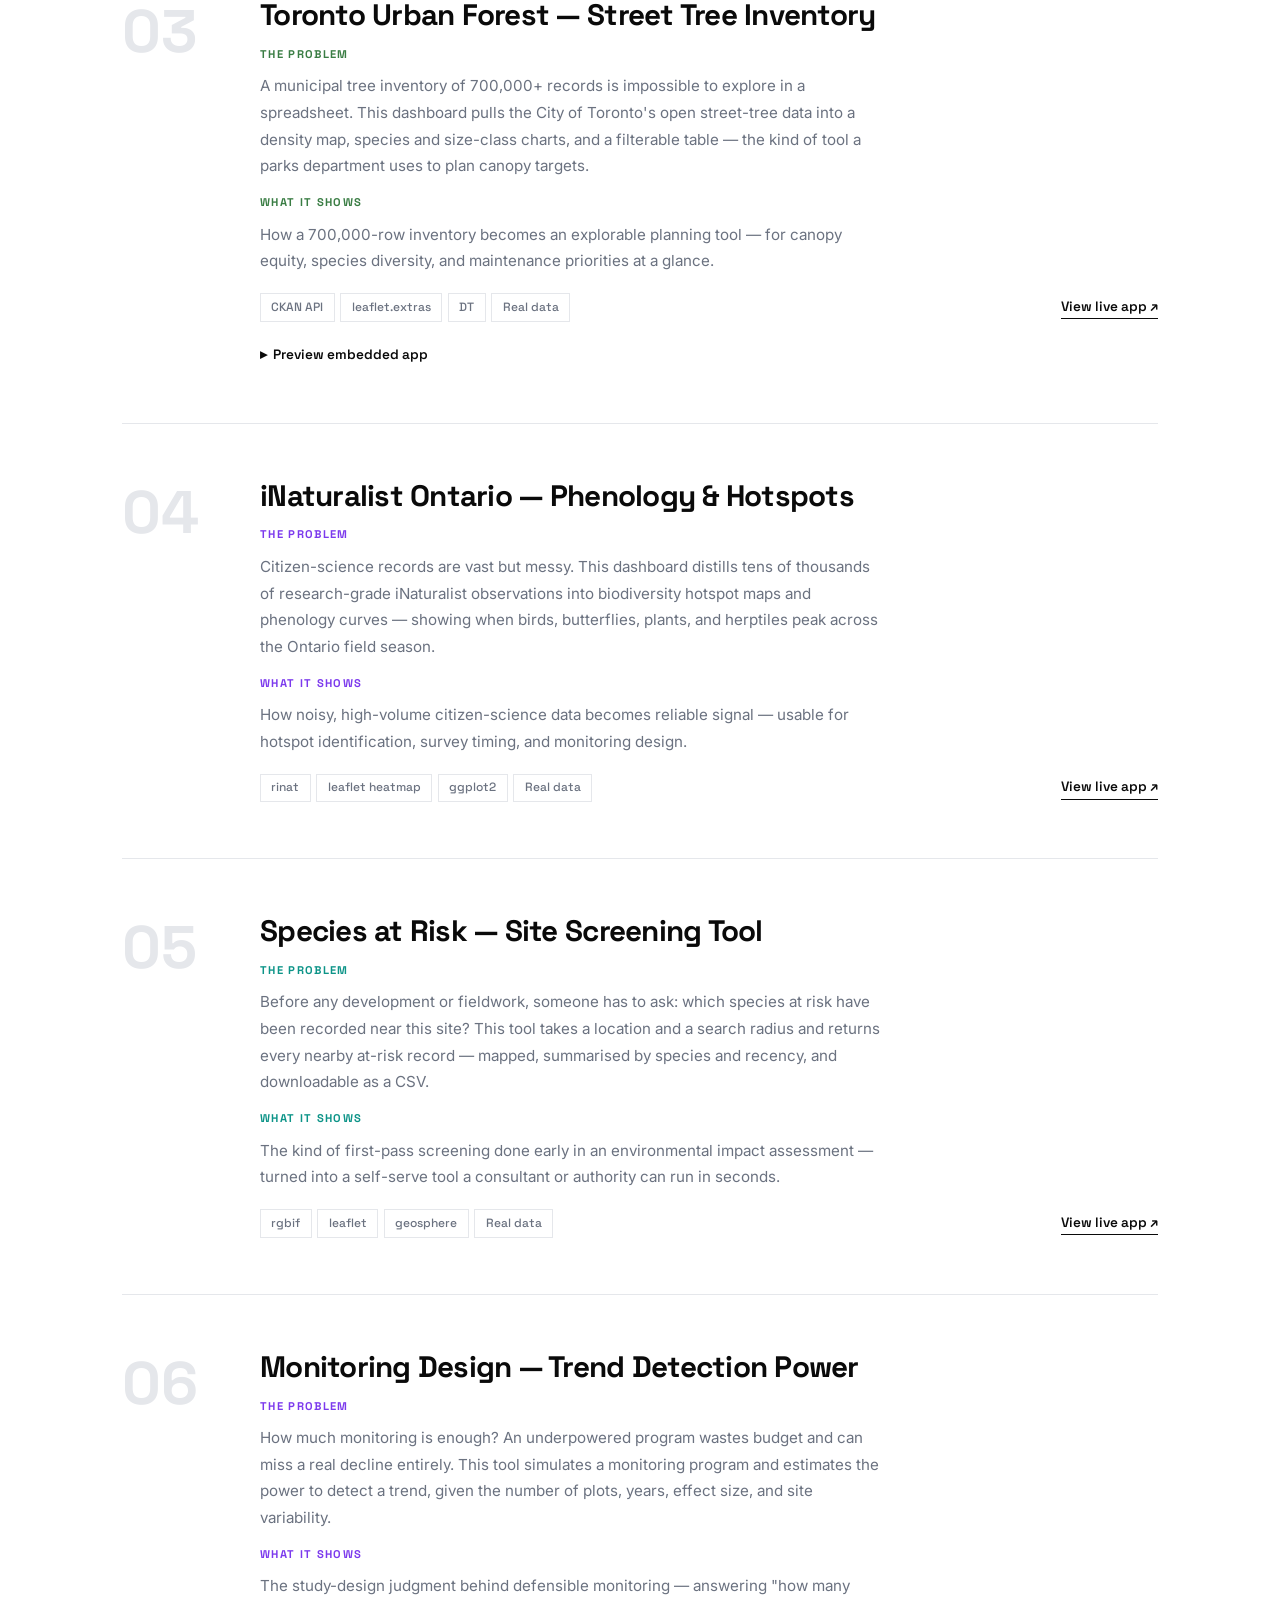
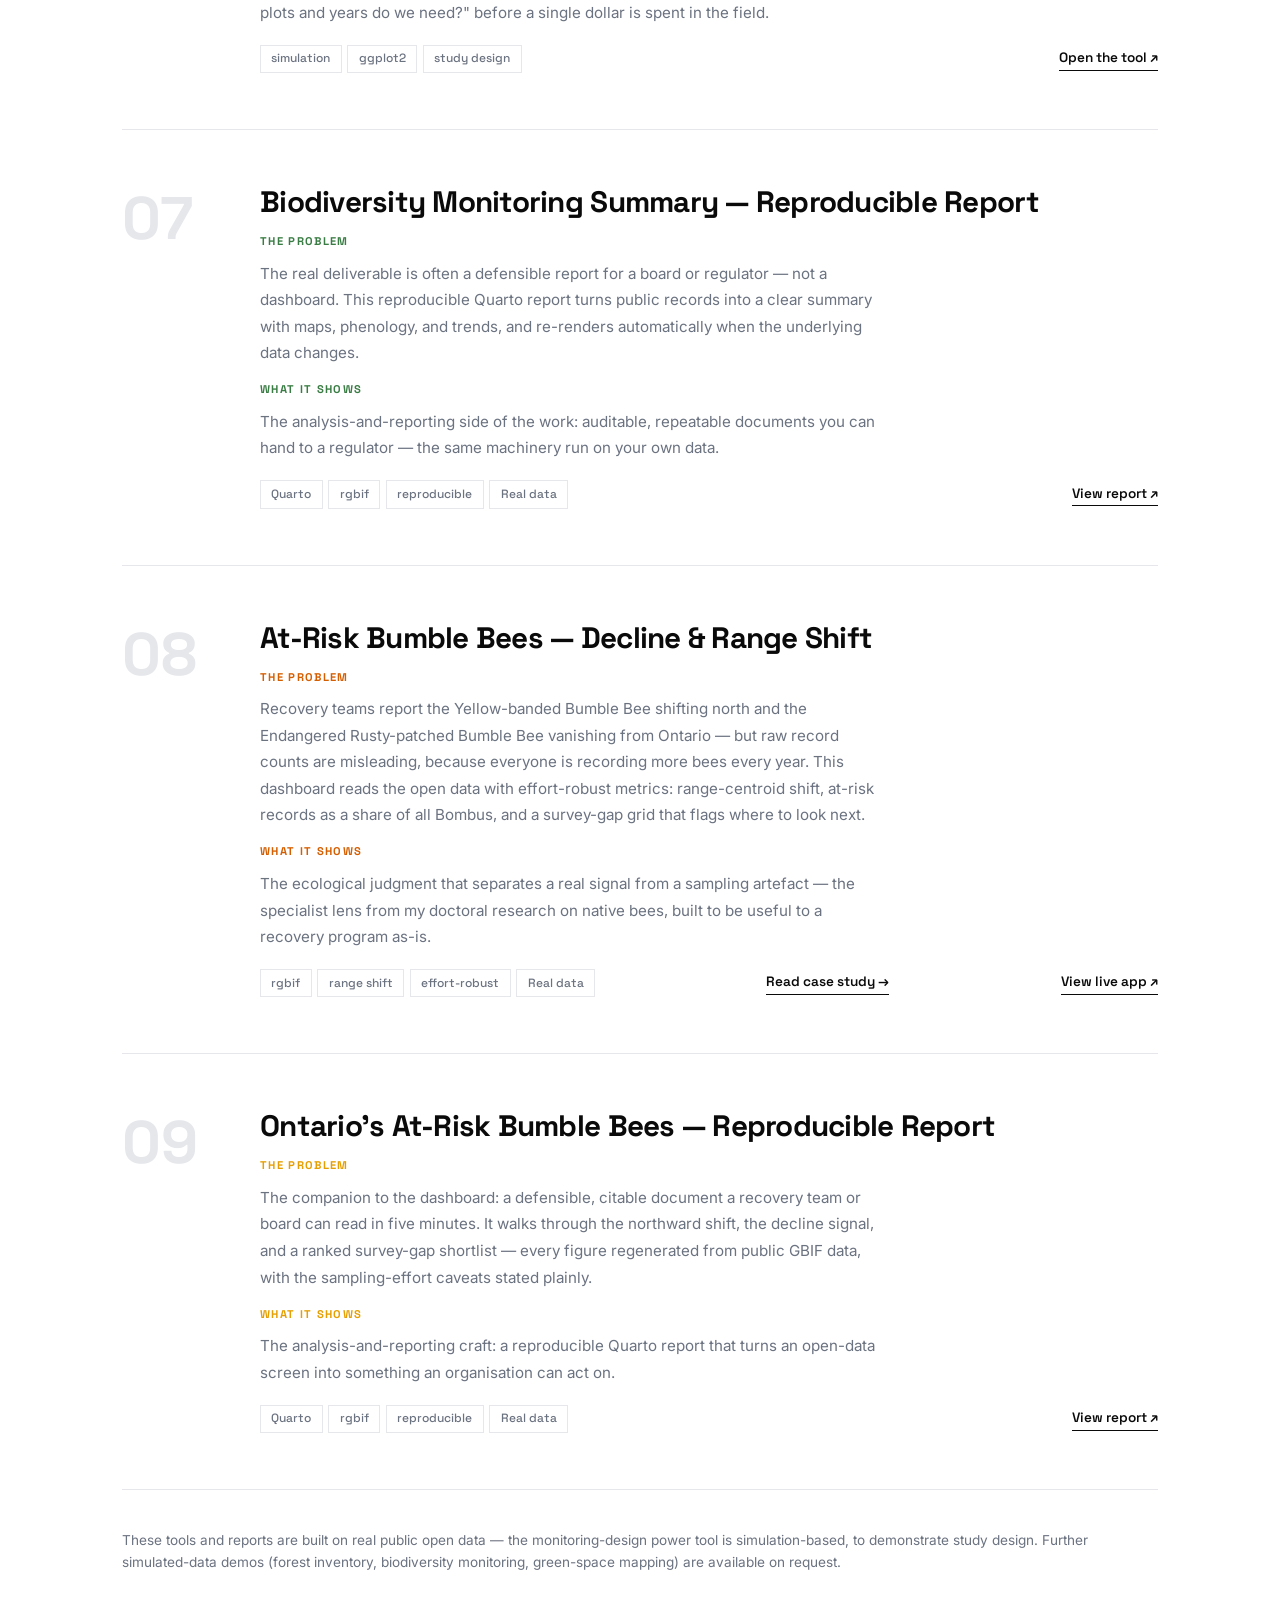
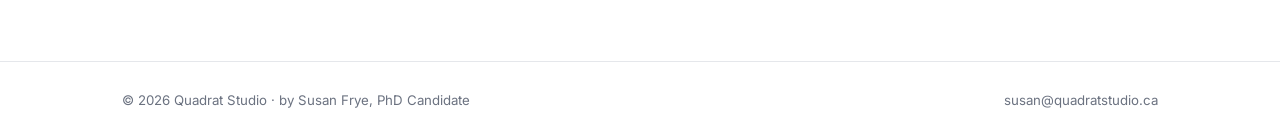
<file: work.html>
<!DOCTYPE html>
<html lang="en">
<head>
  <meta charset="UTF-8" />
  <meta name="viewport" content="width=device-width, initial-scale=1.0" />
  <title>Work — Quadrat Studio</title>
  <meta name="description" content="Interactive R/Shiny dashboards built on real ecological open data — species at risk, breeding bird trends, urban forest, and biodiversity phenology." />
  <link rel="stylesheet" href="css/style.css" />
  <link rel="icon" href="favicon.svg" type="image/svg+xml" />
  <style>
    /* ── Work-page-specific: app embed ─────────────────────── */
    .app-embed {
      margin-top: 1.5rem;
      border: 1.5px solid var(--border);
      border-radius: var(--radius);
      overflow: hidden;
      background: var(--light);
    }
    .app-embed-bar {
      display: flex;
      align-items: center;
      gap: 0.5rem;
      padding: 0.7rem 1rem;
      background: #fff;
      border-bottom: 1px solid var(--border);
    }
    .app-embed-bar .dot {
      width: 11px; height: 11px; border-radius: 50%;
    }
    .app-embed-bar .dot.r { background: #ff5f57; }
    .app-embed-bar .dot.y { background: #febc2e; }
    .app-embed-bar .dot.g { background: #28c840; }
    .app-embed-bar .url {
      margin-left: 0.75rem;
      font-family: var(--font-h);
      font-size: 0.78rem;
      color: var(--gray);
      overflow: hidden;
      text-overflow: ellipsis;
      white-space: nowrap;
    }
    .app-embed iframe {
      width: 100%;
      height: 640px;
      border: none;
      display: block;
      background: #fff;
    }
    /* Placeholder shown until a shinyapps.io URL is set */
    .app-placeholder {
      display: flex;
      flex-direction: column;
      align-items: center;
      justify-content: center;
      gap: 0.75rem;
      height: 280px;
      text-align: center;
      color: var(--gray);
      padding: 2rem;
    }
    .app-placeholder svg { width: 34px; height: 34px; opacity: 0.5; }
    .app-placeholder .small { font-size: 0.82rem; max-width: 360px; line-height: 1.6; }
    details.embed-toggle > summary {
      cursor: pointer;
      font-family: var(--font-h);
      font-size: 0.85rem;
      font-weight: 600;
      color: var(--black);
      list-style: none;
      display: inline-flex;
      align-items: center;
      gap: 0.4rem;
      margin-top: 0.5rem;
    }
    details.embed-toggle > summary::-webkit-details-marker { display: none; }
    details.embed-toggle > summary::before { content: '▸'; transition: transform 0.2s; }
    details.embed-toggle[open] > summary::before { transform: rotate(90deg); }
  </style>
  <!-- GA4: replace G-M9VYFZH90K with your real ID from analytics.google.com -->
  <script async src="https://www.googletagmanager.com/gtag/js?id=G-M9VYFZH90K"></script>
  <script>window.dataLayer=window.dataLayer||[];function gtag(){dataLayer.push(arguments);}gtag('js',new Date());gtag('config','G-M9VYFZH90K');</script>
</head>
<body>

<nav class="site-nav">
  <div class="nav-inner">
    <a href="/index.html" class="nav-logo" aria-label="Quadrat Studio home">Quadrat&nbsp;Studio<span class="logo-dot"></span></a>
    <button class="nav-toggle" aria-label="Menu" aria-expanded="false">
      <span></span><span></span><span></span>
    </button>
    <ul class="nav-links">
      <li><a href="/index.html">Home</a></li>
      <li><a href="/index.html#products">Tools &amp; Courses</a></li>
      <li><a href="/services.html">Services</a></li>
      <li><a href="/work.html" class="active">Work</a></li>
      <li><a href="/hire.html">For Firms</a></li>
      <li><a href="/about.html">About</a></li>
      <li><a href="/contact.html">Contact</a></li>
    </ul>
  </div>
</nav>

<header class="page-header">
  <div class="container">
    <span class="eyebrow">Selected Work</span>
    <h1>Live dashboards, built on real open data</h1>
    <p class="lead">
      Each is a working tool built on real public datasets, showing the kind of
      interactive resource your organization's own data could power.
    </p>
  </div>
</header>

<!--
  ════════════════════════════════════════════════════════════════════════════
  TO EMBED YOUR LIVE APPS: paste each shinyapps.io URL into the matching entry
  below, then the script at the bottom of this file swaps the placeholder for a
  live <iframe> automatically. Leave a URL blank to keep its placeholder.
  ════════════════════════════════════════════════════════════════════════════
-->
<script>
  const APP_URLS = {
    sar:  "https://susanmfrye.shinyapps.io/ontario-species-at-risk/",  // App A — GBIF
    bbs:  "https://susanmfrye.shinyapps.io/ontario-bbs-trends/",       // App B — BBS
    tree: "https://susanmfrye.shinyapps.io/toronto-urban-forest/",     // App C — Toronto trees
    inat: "https://connect.posit.cloud/susanfrye/content/019edc43-f379-f19c-36f2-5429cda0f793",   // App D — iNaturalist Phenology (Posit Connect Cloud)
    sarscreen: "https://connect.posit.cloud/susanfrye/content/019edb89-8acb-d0a7-b3c7-a30e3562fc27",  // App E — SAR site-screening
    power:     "https://connect.posit.cloud/susanfrye/content/019edb86-2aa2-7343-e273-346e93f3a0ac",  // App F — monitoring-design power tool
    report:    "https://connect.posit.cloud/susanfrye/content/019edb8e-0b31-8645-e4c4-770672b28bff",  // Quarto biodiversity report
    bombus:    "https://connect.posit.cloud/susanfrye/content/019ef539-6df1-e9ab-56ee-92022ece0a91",  // App G — at-risk bumble bee decline & range-shift dashboard
    bombusrep: "https://connect.posit.cloud/susanfrye/content/019ef533-a689-bcb4-5844-07a7cf75ab6e"   // Bumble bee decline report
  };
</script>

<section class="section">
  <div class="container">
    <div class="work-list">

      <!-- PROJECT 01 — SAR -->
      <article class="project-card" style="--c:var(--c-sar);">
        <div class="proj-num">01</div>
        <div class="proj-body">
          <h2 class="proj-title">Ontario Species at Risk — Occurrence Explorer</h2>
          <div class="proj-problem-label">The problem</div>
          <p class="proj-problem">
            Conservation staff need to see <em>where</em> and <em>when</em> at-risk species
            have been recorded — but raw occurrence records sit in spreadsheets no one can
            interrogate. This dashboard maps live GBIF records for five Ontario species at
            risk, with decade-by-decade trends and seasonal detection patterns.
          </p>
          <div class="proj-problem-label">What it shows</div>
          <p class="proj-problem">
            How I turn scattered occurrence records into a tool staff can actually query,
            map, and act on — the same approach applied to your organization's species data.
          </p>
          <div class="proj-footer">
            <div class="proj-tags">
              <span class="tag">rgbif</span>
              <span class="tag">leaflet</span>
              <span class="tag">plotly</span>
              <span class="tag">Real data</span>
            </div>
            <a class="proj-link" data-app="sar" href="#" target="_blank" rel="noopener">View live app ↗</a>
          </div>
          <details class="embed-toggle"><summary>Preview embedded app</summary>
            <div class="app-embed" data-embed="sar">
              <div class="app-embed-bar">
                <span class="dot r"></span><span class="dot y"></span><span class="dot g"></span>
                <span class="url">Ontario Species at Risk — GBIF Occurrences</span>
              </div>
              <div class="app-placeholder">
                <svg fill="none" stroke="currentColor" stroke-width="1.5" viewBox="0 0 24 24"><path stroke-linecap="round" stroke-linejoin="round" d="M9 20l-5.447-2.724A1 1 0 013 16.382V5.618a1 1 0 011.447-.894L9 7m0 13l6-3m-6 3V7m6 10l4.553 2.276A1 1 0 0021 18.382V7.618a1 1 0 00-.553-.894L15 4m0 13V4m0 0L9 7"/></svg>
                <strong>Live app not yet connected</strong>
                <span class="small">Deploy <code>app_a_gbif_sar.R</code> to shinyapps.io and paste its URL into <code>APP_URLS.sar</code> at the top of this page.</span>
              </div>
            </div>
          </details>
        </div>
      </article>

      <!-- PROJECT 02 — BBS -->
      <article class="project-card" style="--c:var(--c-bbs);">
        <div class="proj-num">02</div>
        <div class="proj-body">
          <h2 class="proj-title">Breeding Bird Survey — Ontario Population Trends</h2>
          <div class="proj-problem-label">The problem</div>
          <p class="proj-problem">
            Fifty years of Breeding Bird Survey data hold the answer to "is this species
            declining?" — but the raw counts are impenetrable. This dashboard turns the
            official BBS dataset into route-level richness maps and species trend lines,
            with a relative-abundance index that puts every species on the same scale.
          </p>
          <div class="proj-problem-label">What it shows</div>
          <p class="proj-problem">
            How decades of raw survey counts become clear, defensible trend evidence —
            the kind of analysis that backs a monitoring report or a board decision.
          </p>
          <div class="proj-footer">
            <div class="proj-tags">
              <span class="tag">bbsBayes2</span>
              <span class="tag">leaflet</span>
              <span class="tag">plotly</span>
              <span class="tag">Real data</span>
            </div>
            <a class="proj-link" data-app="bbs" href="#" target="_blank" rel="noopener">View live app ↗</a>
          </div>
          <details class="embed-toggle"><summary>Preview embedded app</summary>
            <div class="app-embed" data-embed="bbs">
              <div class="app-embed-bar">
                <span class="dot r"></span><span class="dot y"></span><span class="dot g"></span>
                <span class="url">Ontario Breeding Bird Survey — Population Trends</span>
              </div>
              <div class="app-placeholder">
                <svg fill="none" stroke="currentColor" stroke-width="1.5" viewBox="0 0 24 24"><path stroke-linecap="round" stroke-linejoin="round" d="M3 3v18h18M7 14l4-4 3 3 5-6"/></svg>
                <strong>Live app not yet connected</strong>
                <span class="small">Deploy <code>app_b_bbs_trends.R</code> to shinyapps.io and paste its URL into <code>APP_URLS.bbs</code> at the top of this page.</span>
              </div>
            </div>
          </details>
        </div>
      </article>

      <!-- PROJECT 03 — Toronto trees -->
      <article class="project-card" style="--c:var(--c-tree);">
        <div class="proj-num">03</div>
        <div class="proj-body">
          <h2 class="proj-title">Toronto Urban Forest — Street Tree Inventory</h2>
          <div class="proj-problem-label">The problem</div>
          <p class="proj-problem">
            A municipal tree inventory of 700,000+ records is impossible to explore in a
            spreadsheet. This dashboard pulls the City of Toronto's open street-tree data
            into a density map, species and size-class charts, and a filterable table —
            the kind of tool a parks department uses to plan canopy targets.
          </p>
          <div class="proj-problem-label">What it shows</div>
          <p class="proj-problem">
            How a 700,000-row inventory becomes an explorable planning tool — for canopy
            equity, species diversity, and maintenance priorities at a glance.
          </p>
          <div class="proj-footer">
            <div class="proj-tags">
              <span class="tag">CKAN API</span>
              <span class="tag">leaflet.extras</span>
              <span class="tag">DT</span>
              <span class="tag">Real data</span>
            </div>
            <a class="proj-link" data-app="tree" href="#" target="_blank" rel="noopener">View live app ↗</a>
          </div>
          <details class="embed-toggle"><summary>Preview embedded app</summary>
            <div class="app-embed" data-embed="tree">
              <div class="app-embed-bar">
                <span class="dot r"></span><span class="dot y"></span><span class="dot g"></span>
                <span class="url">Toronto Urban Forest — Street Tree Inventory</span>
              </div>
              <div class="app-placeholder">
                <svg fill="none" stroke="currentColor" stroke-width="1.5" viewBox="0 0 24 24"><path stroke-linecap="round" stroke-linejoin="round" d="M12 22v-7m0 0l-3.5-2M12 15l3.5-2M12 2a5 5 0 015 5 4 4 0 01.5 8H6.5A4 4 0 017 7a5 5 0 015-5z"/></svg>
                <strong>Live app not yet connected</strong>
                <span class="small">Deploy <code>app_c_toronto_trees.R</code> to shinyapps.io and paste its URL into <code>APP_URLS.tree</code> at the top of this page.</span>
              </div>
            </div>
          </details>
        </div>
      </article>

      <!-- PROJECT 04 — iNaturalist -->
      <article class="project-card" style="--c:var(--c-inat);">
        <div class="proj-num">04</div>
        <div class="proj-body">
          <h2 class="proj-title">iNaturalist Ontario — Phenology &amp; Hotspots</h2>
          <div class="proj-problem-label">The problem</div>
          <p class="proj-problem">
            Citizen-science records are vast but messy. This dashboard distills tens of
            thousands of research-grade iNaturalist observations into biodiversity hotspot
            maps and phenology curves — showing when birds, butterflies, plants, and
            herptiles peak across the Ontario field season.
          </p>
          <div class="proj-problem-label">What it shows</div>
          <p class="proj-problem">
            How noisy, high-volume citizen-science data becomes reliable signal — usable
            for hotspot identification, survey timing, and monitoring design.
          </p>
          <div class="proj-footer">
            <div class="proj-tags">
              <span class="tag">rinat</span>
              <span class="tag">leaflet heatmap</span>
              <span class="tag">ggplot2</span>
              <span class="tag">Real data</span>
            </div>
            <a class="proj-link" data-app="inat" href="#" target="_blank" rel="noopener">View live app ↗</a>
          </div>
          <details class="embed-toggle"><summary>Preview embedded app</summary>
            <div class="app-embed" data-embed="inat">
              <div class="app-embed-bar">
                <span class="dot r"></span><span class="dot y"></span><span class="dot g"></span>
                <span class="url">iNaturalist Ontario — Phenology &amp; Biodiversity Hotspots</span>
              </div>
              <div class="app-placeholder">
                <svg fill="none" stroke="currentColor" stroke-width="1.5" viewBox="0 0 24 24"><path stroke-linecap="round" stroke-linejoin="round" d="M12 21s-7-4.35-7-10a7 7 0 0114 0c0 5.65-7 10-7 10z"/><circle cx="12" cy="11" r="2.5"/></svg>
                <strong>Live app not yet connected</strong>
                <span class="small">Deploy <code>app_d_inat_phenology.R</code> to shinyapps.io and paste its URL into <code>APP_URLS.inat</code> at the top of this page.</span>
              </div>
            </div>
          </details>
        </div>
      </article>

      <!-- PROJECT 05 — SAR screening tool -->
      <article class="project-card" style="--c:#0d9488;">
        <div class="proj-num">05</div>
        <div class="proj-body">
          <h2 class="proj-title">Species at Risk — Site Screening Tool</h2>
          <div class="proj-problem-label">The problem</div>
          <p class="proj-problem">
            Before any development or fieldwork, someone has to ask: which species at
            risk have been recorded near this site? This tool takes a location and a
            search radius and returns every nearby at-risk record — mapped, summarised
            by species and recency, and downloadable as a CSV.
          </p>
          <div class="proj-problem-label">What it shows</div>
          <p class="proj-problem">
            The kind of first-pass screening done early in an environmental impact
            assessment — turned into a self-serve tool a consultant or authority can run
            in seconds.
          </p>
          <div class="proj-footer">
            <div class="proj-tags">
              <span class="tag">rgbif</span>
              <span class="tag">leaflet</span>
              <span class="tag">geosphere</span>
              <span class="tag">Real data</span>
            </div>
            <a class="proj-link" data-app="sarscreen" href="#" target="_blank" rel="noopener">View live app ↗</a>
          </div>
          <details class="embed-toggle"><summary>Preview embedded app</summary>
            <div class="app-embed" data-embed="sarscreen">
              <div class="app-embed-bar">
                <span class="dot r"></span><span class="dot y"></span><span class="dot g"></span>
                <span class="url">Species at Risk — Site Screening Tool</span>
              </div>
              <div class="app-placeholder">
                <svg fill="none" stroke="currentColor" stroke-width="1.5" viewBox="0 0 24 24"><path stroke-linecap="round" stroke-linejoin="round" d="M9 20l-5.447-2.724A1 1 0 013 16.382V5.618a1 1 0 011.447-.894L9 7m0 13l6-3m-6 3V7m6 10l4.553 2.276A1 1 0 0021 18.382V7.618a1 1 0 00-.553-.894L15 4m0 13V4m0 0L9 7"/></svg>
                <strong>Live app not yet connected</strong>
                <span class="small">Deploy <code>sar-screening/app.R</code> to Posit Connect Cloud and paste its URL into <code>APP_URLS.sarscreen</code> at the top of this page.</span>
              </div>
            </div>
          </details>
        </div>
      </article>

      <!-- PROJECT 06 — Monitoring-design power tool -->
      <article class="project-card" style="--c:#7c3aed;">
        <div class="proj-num">06</div>
        <div class="proj-body">
          <h2 class="proj-title">Monitoring Design — Trend Detection Power</h2>
          <div class="proj-problem-label">The problem</div>
          <p class="proj-problem">
            How much monitoring is enough? An underpowered program wastes budget and can
            miss a real decline entirely. This tool simulates a monitoring program and
            estimates the power to detect a trend, given the number of plots, years,
            effect size, and site variability.
          </p>
          <div class="proj-problem-label">What it shows</div>
          <p class="proj-problem">
            The study-design judgment behind defensible monitoring — answering "how many
            plots and years do we need?" before a single dollar is spent in the field.
          </p>
          <div class="proj-footer">
            <div class="proj-tags">
              <span class="tag">simulation</span>
              <span class="tag">ggplot2</span>
              <span class="tag">study design</span>
            </div>
            <a class="proj-link" data-app="power" href="#" target="_blank" rel="noopener">Open the tool ↗</a>
          </div>
          <details class="embed-toggle"><summary>Preview embedded app</summary>
            <div class="app-embed" data-embed="power">
              <div class="app-embed-bar">
                <span class="dot r"></span><span class="dot y"></span><span class="dot g"></span>
                <span class="url">Monitoring Design — Trend Detection Power</span>
              </div>
              <div class="app-placeholder">
                <svg fill="none" stroke="currentColor" stroke-width="1.5" viewBox="0 0 24 24"><path stroke-linecap="round" stroke-linejoin="round" d="M3 3v18h18M7 14l4-4 3 3 5-6"/></svg>
                <strong>Live app not yet connected</strong>
                <span class="small">Deploy <code>monitoring-power/app.R</code> to Posit Connect Cloud and paste its URL into <code>APP_URLS.power</code> at the top of this page.</span>
              </div>
            </div>
          </details>
        </div>
      </article>

      <!-- PROJECT 07 — Reproducible biodiversity report -->
      <article class="project-card" style="--c:#3a7d44;">
        <div class="proj-num">07</div>
        <div class="proj-body">
          <h2 class="proj-title">Biodiversity Monitoring Summary — Reproducible Report</h2>
          <div class="proj-problem-label">The problem</div>
          <p class="proj-problem">
            The real deliverable is often a defensible report for a board or regulator —
            not a dashboard. This reproducible Quarto report turns public records into a
            clear summary with maps, phenology, and trends, and re-renders automatically
            when the underlying data changes.
          </p>
          <div class="proj-problem-label">What it shows</div>
          <p class="proj-problem">
            The analysis-and-reporting side of the work: auditable, repeatable documents
            you can hand to a regulator — the same machinery run on your own data.
          </p>
          <div class="proj-footer">
            <div class="proj-tags">
              <span class="tag">Quarto</span>
              <span class="tag">rgbif</span>
              <span class="tag">reproducible</span>
              <span class="tag">Real data</span>
            </div>
            <a class="proj-link" data-app="report" href="#" target="_blank" rel="noopener">View report ↗</a>
          </div>
          <details class="embed-toggle"><summary>Preview embedded report</summary>
            <div class="app-embed" data-embed="report">
              <div class="app-embed-bar">
                <span class="dot r"></span><span class="dot y"></span><span class="dot g"></span>
                <span class="url">Biodiversity Monitoring Summary</span>
              </div>
              <div class="app-placeholder">
                <svg fill="none" stroke="currentColor" stroke-width="1.5" viewBox="0 0 24 24"><path stroke-linecap="round" stroke-linejoin="round" d="M9 12h6m-6 4h6M7 21h10a2 2 0 002-2V8.414a1 1 0 00-.293-.707l-4.414-4.414A1 1 0 0013.586 3H7a2 2 0 00-2 2v14a2 2 0 002 2z"/></svg>
                <strong>Report not yet connected</strong>
                <span class="small">Publish <code>biodiversity-report/report_biodiversity_summary.qmd</code> to Posit Connect Cloud and paste its URL into <code>APP_URLS.report</code> at the top of this page.</span>
              </div>
            </div>
          </details>
        </div>
      </article>

      <!-- PROJECT 08 — At-risk bumble bee decline & range shift -->
      <article class="project-card" style="--c:#D55E00;">
        <div class="proj-num">08</div>
        <div class="proj-body">
          <h2 class="proj-title">At-Risk Bumble Bees — Decline &amp; Range Shift</h2>
          <div class="proj-problem-label">The problem</div>
          <p class="proj-problem">
            Recovery teams report the Yellow-banded Bumble Bee shifting north and the
            Endangered Rusty-patched Bumble Bee vanishing from Ontario — but raw record
            counts are misleading, because everyone is recording more bees every year.
            This dashboard reads the open data with effort-robust metrics: range-centroid
            shift, at-risk records as a share of all Bombus, and a survey-gap grid that
            flags where to look next.
          </p>
          <div class="proj-problem-label">What it shows</div>
          <p class="proj-problem">
            The ecological judgment that separates a real signal from a sampling artefact —
            the specialist lens from my doctoral research on native bees, built to be
            useful to a recovery program as-is.
          </p>
          <div class="proj-footer">
            <div class="proj-tags">
              <span class="tag">rgbif</span>
              <span class="tag">range shift</span>
              <span class="tag">effort-robust</span>
              <span class="tag">Real data</span>
            </div>
            <a class="proj-link" href="case-study-bumblebee.html">Read case study →</a>
            <a class="proj-link" data-app="bombus" href="#" target="_blank" rel="noopener">View live app ↗</a>
          </div>
          <details class="embed-toggle"><summary>Preview embedded app</summary>
            <div class="app-embed" data-embed="bombus">
              <div class="app-embed-bar">
                <span class="dot r"></span><span class="dot y"></span><span class="dot g"></span>
                <span class="url">At-Risk Bumble Bees — Decline &amp; Range Shift</span>
              </div>
              <div class="app-placeholder">
                <svg fill="none" stroke="currentColor" stroke-width="1.5" viewBox="0 0 24 24"><path stroke-linecap="round" stroke-linejoin="round" d="M12 21s-7-4.35-7-10a7 7 0 0114 0c0 5.65-7 10-7 10z"/><circle cx="12" cy="11" r="2.5"/></svg>
                <strong>Live app not yet connected</strong>
                <span class="small">Deploy <code>bumblebee-decline/app.R</code> to Posit Connect Cloud and paste its URL into <code>APP_URLS.bombus</code> at the top of this page.</span>
              </div>
            </div>
          </details>
        </div>
      </article>

      <!-- PROJECT 09 — Bumble bee decline report -->
      <article class="project-card" style="--c:#E69F00;">
        <div class="proj-num">09</div>
        <div class="proj-body">
          <h2 class="proj-title">Ontario's At-Risk Bumble Bees — Reproducible Report</h2>
          <div class="proj-problem-label">The problem</div>
          <p class="proj-problem">
            The companion to the dashboard: a defensible, citable document a recovery team
            or board can read in five minutes. It walks through the northward shift, the
            decline signal, and a ranked survey-gap shortlist — every figure regenerated
            from public GBIF data, with the sampling-effort caveats stated plainly.
          </p>
          <div class="proj-problem-label">What it shows</div>
          <p class="proj-problem">
            The analysis-and-reporting craft: a reproducible Quarto report that turns an
            open-data screen into something an organisation can act on.
          </p>
          <div class="proj-footer">
            <div class="proj-tags">
              <span class="tag">Quarto</span>
              <span class="tag">rgbif</span>
              <span class="tag">reproducible</span>
              <span class="tag">Real data</span>
            </div>
            <a class="proj-link" data-app="bombusrep" href="#" target="_blank" rel="noopener">View report ↗</a>
          </div>
          <details class="embed-toggle"><summary>Preview embedded report</summary>
            <div class="app-embed" data-embed="bombusrep">
              <div class="app-embed-bar">
                <span class="dot r"></span><span class="dot y"></span><span class="dot g"></span>
                <span class="url">Ontario's At-Risk Bumble Bees</span>
              </div>
              <div class="app-placeholder">
                <svg fill="none" stroke="currentColor" stroke-width="1.5" viewBox="0 0 24 24"><path stroke-linecap="round" stroke-linejoin="round" d="M9 12h6m-6 4h6M7 21h10a2 2 0 002-2V8.414a1 1 0 00-.293-.707l-4.414-4.414A1 1 0 0013.586 3H7a2 2 0 00-2 2v14a2 2 0 002 2z"/></svg>
                <strong>Report not yet connected</strong>
                <span class="small">Publish <code>bumblebee-decline-report/report_bumblebee_decline.qmd</code> to Posit Connect Cloud and paste its URL into <code>APP_URLS.bombusrep</code> at the top of this page.</span>
              </div>
            </div>
          </details>
        </div>
      </article>

    </div>

    <p style="margin-top:2.5rem; color:var(--gray); font-size:0.85rem;">
      These tools and reports are built on real public open data — the monitoring-design
      power tool is simulation-based, to demonstrate study design. Further simulated-data demos
      (forest inventory, biodiversity monitoring, green-space mapping) are available on request.
    </p>
  </div>
</section>

<footer class="site-footer">
  <div class="container footer-inner">
    <p>© 2026 Quadrat Studio · by Susan Frye, PhD Candidate</p>
    <a href="mailto:susan@quadratstudio.ca">susan@quadratstudio.ca</a>
  </div>
</footer>

<script src="js/main.js"></script>
<script>
  // Wire up live app URLs. shinyapps.io allows iframe embedding; Posit Connect Cloud
  // sends X-Frame-Options: SAMEORIGIN, so those open via the link instead of embedding.
  Object.entries(APP_URLS).forEach(([key, url]) => {
    const link = document.querySelector(`.proj-link[data-app="${key}"]`);
    const box  = document.querySelector(`.app-embed[data-embed="${key}"]`);
    const details = box ? box.closest('details.embed-toggle') : null;
    if (!url) {
      if (link) { link.style.opacity = 0.45; link.style.pointerEvents = 'none'; link.textContent = 'Coming soon'; }
      return;
    }
    if (link) link.href = url;
    const canEmbed = !/connect\.posit\.cloud/.test(url);
    if (!canEmbed) { if (details) details.style.display = 'none'; return; }
    if (box) {
      const ph = box.querySelector('.app-placeholder');
      const urlLabel = box.querySelector('.url');
      if (urlLabel) urlLabel.textContent = url.replace(/^https?:\/\//, '');
      if (ph) {
        const frame = document.createElement('iframe');
        frame.src = url;
        frame.loading = 'lazy';
        frame.title = box.querySelector('.url')?.textContent || 'Shiny app';
        ph.replaceWith(frame);
      }
    }
  });
</script>
</body>
</html>
</file>
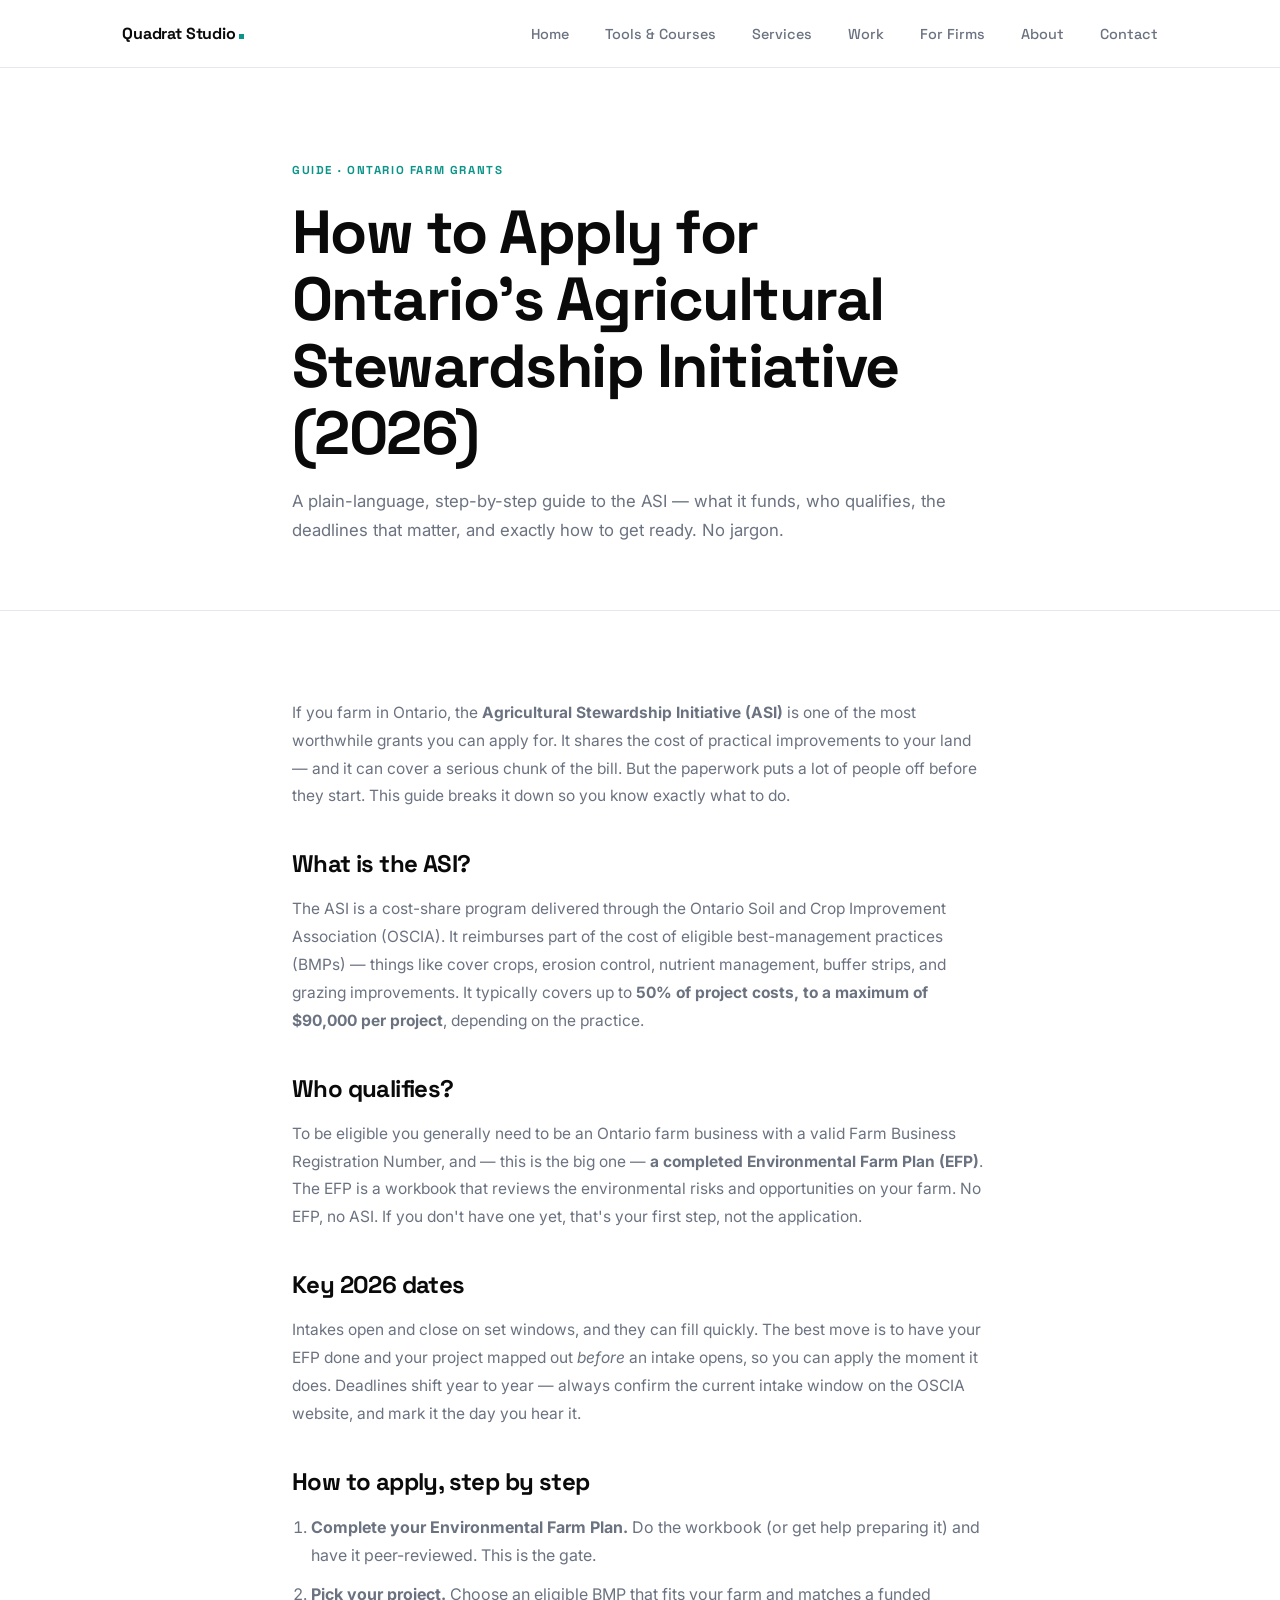
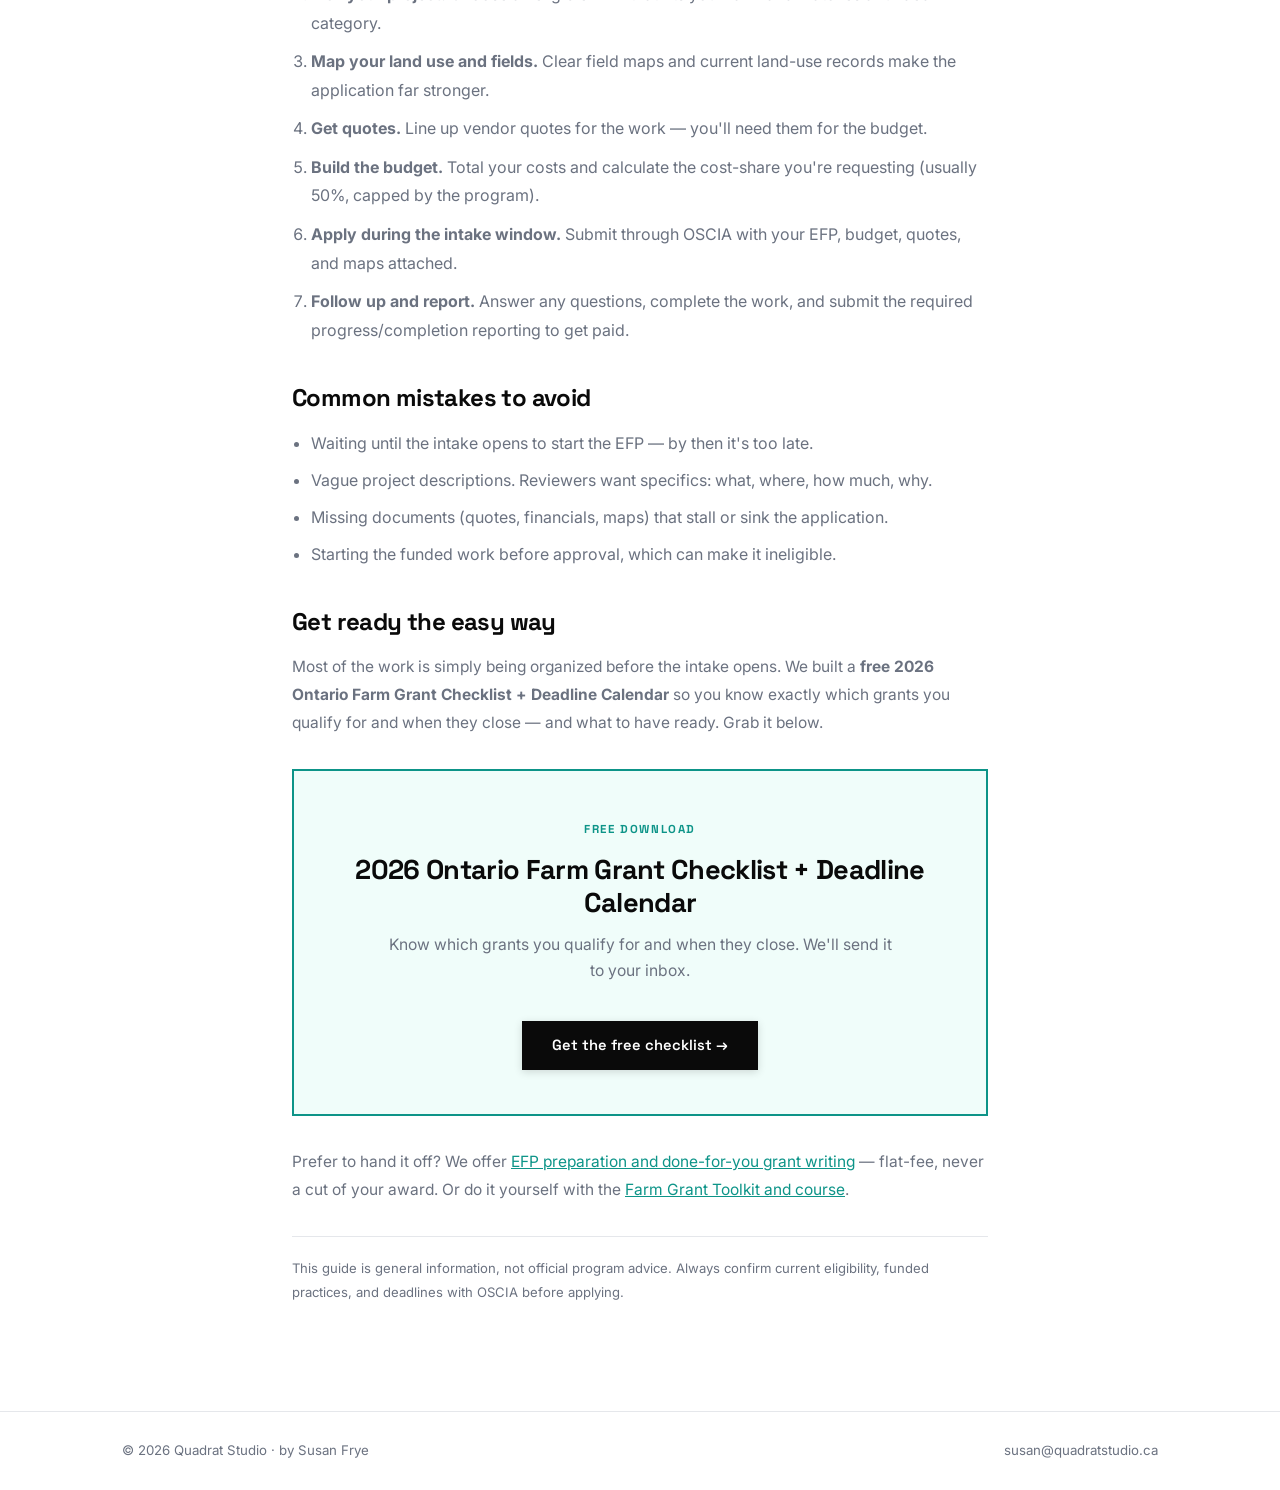
<file: blog/how-to-apply-agricultural-stewardship-initiative-2026.html>
<!DOCTYPE html>
<html lang="en">
<head>
  <meta charset="UTF-8" />
  <meta name="viewport" content="width=device-width, initial-scale=1.0" />
  <title>How to Apply for Ontario's Agricultural Stewardship Initiative (2026) | Quadrat Studio</title>
  <meta name="description" content="A plain-language, step-by-step guide to applying for Ontario's Agricultural Stewardship Initiative (ASI) in 2026 — what it funds, who qualifies, key deadlines, and how to get ready. From Quadrat Studio." />
  <link rel="canonical" href="https://quadratstudio.ca/blog/how-to-apply-agricultural-stewardship-initiative-2026.html" />

  <meta property="og:type" content="article" />
  <meta property="og:site_name" content="Quadrat Studio" />
  <meta property="og:title" content="How to Apply for Ontario's Agricultural Stewardship Initiative (2026)" />
  <meta property="og:description" content="A plain-language, step-by-step guide to applying for Ontario's Agricultural Stewardship Initiative in 2026." />

  <link rel="stylesheet" href="../css/style.css" />
  <link rel="icon" href="../favicon.svg" type="image/svg+xml" />
  <!-- GA4: replace G-M9VYFZH90K with your real ID from analytics.google.com -->
  <script async src="https://www.googletagmanager.com/gtag/js?id=G-M9VYFZH90K"></script>
  <script>window.dataLayer=window.dataLayer||[];function gtag(){dataLayer.push(arguments);}gtag('js',new Date());gtag('config','G-M9VYFZH90K');</script>

  <!-- Article structured data for search engines -->
  <script type="application/ld+json">
  {
    "@context": "https://schema.org",
    "@type": "Article",
    "headline": "How to Apply for Ontario's Agricultural Stewardship Initiative (2026)",
    "author": { "@type": "Person", "name": "Susan Frye" },
    "publisher": { "@type": "Organization", "name": "Quadrat Studio" },
    "datePublished": "2026-07-06",
    "description": "A plain-language, step-by-step guide to applying for Ontario's Agricultural Stewardship Initiative in 2026."
  }
  </script>
</head>
<body>

<nav class="site-nav">
  <div class="nav-inner">
    <a href="/index.html" class="nav-logo" aria-label="Quadrat Studio home">Quadrat&nbsp;Studio<span class="logo-dot"></span></a>
    <button class="nav-toggle" aria-label="Menu" aria-expanded="false">
      <span></span><span></span><span></span>
    </button>
    <ul class="nav-links">
      <li><a href="/index.html">Home</a></li>
      <li><a href="/index.html#products">Tools &amp; Courses</a></li>
      <li><a href="/services.html">Services</a></li>
      <li><a href="/work.html">Work</a></li>
      <li><a href="/hire.html">For Firms</a></li>
      <li><a href="/about.html">About</a></li>
      <li><a href="/contact.html">Contact</a></li>
    </ul>
  </div>
</nav>

<header class="page-header">
  <div class="container" style="max-width:760px;">
    <span class="eyebrow">Guide · Ontario farm grants</span>
    <h1>How to Apply for Ontario's Agricultural Stewardship Initiative (2026)</h1>
    <p class="lead" style="max-width:680px;">
      A plain-language, step-by-step guide to the ASI — what it funds, who qualifies,
      the deadlines that matter, and exactly how to get ready. No jargon.
    </p>
  </div>
</header>

<section class="section">
  <div class="container" style="max-width:760px;">
    <div class="about-text fade-up">

      <p>
        If you farm in Ontario, the <strong>Agricultural Stewardship Initiative (ASI)</strong>
        is one of the most worthwhile grants you can apply for. It shares the cost of
        practical improvements to your land — and it can cover a serious chunk of the bill.
        But the paperwork puts a lot of people off before they start. This guide breaks it
        down so you know exactly what to do.
      </p>

      <h2 style="font-family:var(--font-h); font-size:1.5rem; margin:2.5rem 0 1rem;">What is the ASI?</h2>
      <p>
        The ASI is a cost-share program delivered through the Ontario Soil and Crop
        Improvement Association (OSCIA). It reimburses part of the cost of eligible
        best-management practices (BMPs) — things like cover crops, erosion control,
        nutrient management, buffer strips, and grazing improvements. It typically covers
        up to <strong>50% of project costs, to a maximum of $90,000 per project</strong>,
        depending on the practice.
      </p>

      <h2 style="font-family:var(--font-h); font-size:1.5rem; margin:2.5rem 0 1rem;">Who qualifies?</h2>
      <p>
        To be eligible you generally need to be an Ontario farm business with a valid
        Farm Business Registration Number, and — this is the big one —
        <strong>a completed Environmental Farm Plan (EFP)</strong>. The EFP is a workbook
        that reviews the environmental risks and opportunities on your farm. No EFP, no ASI.
        If you don't have one yet, that's your first step, not the application.
      </p>

      <h2 style="font-family:var(--font-h); font-size:1.5rem; margin:2.5rem 0 1rem;">Key 2026 dates</h2>
      <p>
        Intakes open and close on set windows, and they can fill quickly. The best move is
        to have your EFP done and your project mapped out <em>before</em> an intake opens, so
        you can apply the moment it does. Deadlines shift year to year — always confirm the
        current intake window on the OSCIA website, and mark it the day you hear it.
      </p>

      <h2 style="font-family:var(--font-h); font-size:1.5rem; margin:2.5rem 0 1rem;">How to apply, step by step</h2>
      <ol style="color:var(--gray); line-height:1.8; padding-left:1.2rem; display:flex; flex-direction:column; gap:0.6rem;">
        <li><strong>Complete your Environmental Farm Plan.</strong> Do the workbook (or get help preparing it) and have it peer-reviewed. This is the gate.</li>
        <li><strong>Pick your project.</strong> Choose an eligible BMP that fits your farm and matches a funded category.</li>
        <li><strong>Map your land use and fields.</strong> Clear field maps and current land-use records make the application far stronger.</li>
        <li><strong>Get quotes.</strong> Line up vendor quotes for the work — you'll need them for the budget.</li>
        <li><strong>Build the budget.</strong> Total your costs and calculate the cost-share you're requesting (usually 50%, capped by the program).</li>
        <li><strong>Apply during the intake window.</strong> Submit through OSCIA with your EFP, budget, quotes, and maps attached.</li>
        <li><strong>Follow up and report.</strong> Answer any questions, complete the work, and submit the required progress/completion reporting to get paid.</li>
      </ol>

      <h2 style="font-family:var(--font-h); font-size:1.5rem; margin:2.5rem 0 1rem;">Common mistakes to avoid</h2>
      <ul style="color:var(--gray); line-height:1.8; padding-left:1.2rem; display:flex; flex-direction:column; gap:0.5rem;">
        <li>Waiting until the intake opens to start the EFP — by then it's too late.</li>
        <li>Vague project descriptions. Reviewers want specifics: what, where, how much, why.</li>
        <li>Missing documents (quotes, financials, maps) that stall or sink the application.</li>
        <li>Starting the funded work before approval, which can make it ineligible.</li>
      </ul>

      <h2 style="font-family:var(--font-h); font-size:1.5rem; margin:2.5rem 0 1rem;">Get ready the easy way</h2>
      <p>
        Most of the work is simply being organized before the intake opens. We built a
        <strong>free 2026 Ontario Farm Grant Checklist + Deadline Calendar</strong> so you
        know exactly which grants you qualify for and when they close — and what to have
        ready. Grab it below.
      </p>

      <!-- CTA -->
      <div class="optin" style="margin-top:2rem;">
        <span class="optin-label">Free download</span>
        <h2 style="font-size:clamp(1.3rem,3vw,1.7rem); font-weight:800; margin-bottom:0.75rem;">2026 Ontario Farm Grant Checklist + Deadline Calendar</h2>
        <p>Know which grants you qualify for and when they close. We'll send it to your inbox.</p>
        <a href="../index.html#checklist" class="btn btn-dark" style="margin-top:0.5rem;">Get the free checklist →</a>
      </div>

      <p style="margin-top:2rem;">
        Prefer to hand it off? We offer <a href="../services.html" style="color:var(--teal);">EFP preparation and done-for-you grant writing</a>
        — flat-fee, never a cut of your award. Or do it yourself with the
        <a href="../index.html#products" style="color:var(--teal);">Farm Grant Toolkit and course</a>.
      </p>

      <p style="font-size:0.82rem; color:var(--gray); margin-top:2rem; border-top:1px solid var(--border); padding-top:1.25rem;">
        This guide is general information, not official program advice. Always confirm current
        eligibility, funded practices, and deadlines with OSCIA before applying.
      </p>

    </div>
  </div>
</section>

<footer class="site-footer">
  <div class="container footer-inner">
    <p>© 2026 Quadrat Studio · by Susan Frye</p>
    <a href="mailto:susan@quadratstudio.ca">susan@quadratstudio.ca</a>
  </div>
</footer>

<script src="../js/main.js"></script>
</body>
</html>
</file>
<file: css/style.css>
/* ============================================================
   Susan Frye Consulting — shared stylesheet
   Fonts: Space Grotesk (headings) · Inter (body)
   ============================================================ */

@import url('https://fonts.googleapis.com/css2?family=Space+Grotesk:wght@400;500;600;700;800&family=Inter:wght@400;500;600&display=swap');

/* ── Tokens ──────────────────────────────────────────────── */
:root {
  --black:   #0a0a0a;
  --white:   #ffffff;
  --gray:    #6b7280;
  --light:   #f8fafb;
  --border:  #e5e7eb;

  --teal:    #0d9488;
  --teal-dk: #0f766e;

  --c-sar:   #0d9488;   /* teal    — SAR project     */
  --c-bbs:   #e07b39;   /* amber   — BBS project     */
  --c-tree:  #3a7d44;   /* green   — tree project    */
  --c-inat:  #7c3aed;   /* purple  — iNat project    */
  --c-stat:  #0d9488;   /* service 1                 */
  --c-dash:  #e07b39;   /* service 2                 */
  --c-map:   #3a7d44;   /* service 3                 */

  --font-h: 'Space Grotesk', sans-serif;
  --font-b: 'Inter', sans-serif;

  --max-w: 1100px;
  --nav-h: 68px;
  --radius: 0px;
}

/* ── Reset ───────────────────────────────────────────────── */
*, *::before, *::after { margin: 0; padding: 0; box-sizing: border-box; }
html { scroll-behavior: smooth; font-size: 16px; }
body {
  font-family: var(--font-b);
  background: var(--white);
  color: var(--black);
  line-height: 1.6;
  -webkit-font-smoothing: antialiased;
  text-rendering: optimizeLegibility;
}
a { color: inherit; }
img { max-width: 100%; display: block; }

h1, h2, h3, h4 {
  font-family: var(--font-h);
  line-height: 1.1;
  letter-spacing: -0.025em;
}

/* ── Layout ──────────────────────────────────────────────── */
.container {
  max-width: var(--max-w);
  margin: 0 auto;
  padding: 0 2rem;
}

.section { padding: 5.5rem 0; }
.section + .section { border-top: 1px solid var(--border); }

/* ── Optional subtle background texture ──────────────────────
   A barely-there dot grid. Add class "textured" to <body> to
   enable it site-wide; remove it for a perfectly clean look.   */
body.textured {
  background-image: radial-gradient(var(--border) 0.9px, transparent 0.9px);
  background-size: 22px 22px;
  background-attachment: fixed;
}
/* keep solid-color sections opaque so the texture only shows on white */
body.textured .hero,
body.textured .stats-strip,
body.textured .site-nav { background-color: rgba(255,255,255,0.85); }

/* ── Quadrat grid background (subtle square grid, ties to the brand) ──
   Add class "quadrat-grid" to <body> to enable site-wide.                */
body.quadrat-grid {
  background-image:
    linear-gradient(to right, rgba(13, 148, 136, 0.07) 1px, transparent 1px),
    linear-gradient(to bottom, rgba(13, 148, 136, 0.07) 1px, transparent 1px);
  background-size: 46px 46px;
  background-position: -1px -1px;
}
body.quadrat-grid .site-nav { background-color: rgba(255, 255, 255, 0.92); }

/* ── NAV ─────────────────────────────────────────────────── */
.site-nav {
  position: sticky;
  top: 0;
  z-index: 200;
  height: var(--nav-h);
  background: rgba(255,255,255,0.94);
  backdrop-filter: blur(10px);
  -webkit-backdrop-filter: blur(10px);
  border-bottom: 1px solid var(--border);
}

.nav-inner {
  max-width: var(--max-w);
  margin: 0 auto;
  padding: 0 2rem;
  height: 100%;
  display: flex;
  align-items: center;
  justify-content: space-between;
}

.nav-logo {
  font-family: var(--font-h);
  font-weight: 700;
  font-size: 1rem;
  text-decoration: none;
  color: var(--black);
  letter-spacing: -0.01em;
}

/* square teal "period" after the wordmark (a nod to the quadrat) */
.nav-logo .logo-dot {
  display: inline-block;
  width: 5px;
  height: 5px;
  background: var(--teal);
  border-radius: 0;
  margin-left: 3px;
  vertical-align: baseline;
}

.nav-links {
  display: flex;
  list-style: none;
  gap: 2.25rem;
}

.nav-links a {
  font-family: var(--font-h);
  font-size: 0.9rem;
  font-weight: 500;
  color: var(--gray);
  text-decoration: none;
  padding-bottom: 4px;
  position: relative;
  transition: color 0.18s ease;
}

/* colourful gradient underline that wipes in on hover / active */
.nav-links a::after {
  content: '';
  position: absolute;
  left: 0;
  right: 0;
  bottom: 0;
  height: 1.5px;
  border-radius: 0;
  background: var(--teal);
  transform: scaleX(0);
  transform-origin: left;
  transition: transform 0.25s cubic-bezier(0.4, 0, 0.2, 1);
}
.nav-links a:hover  { color: var(--black); }
.nav-links a:hover::after  { transform: scaleX(1); opacity: 0.55; }
.nav-links a.active { color: var(--black); }
.nav-links a.active::after { transform: scaleX(1); opacity: 1; }

/* hamburger */
.nav-toggle {
  display: none;
  flex-direction: column;
  gap: 5px;
  background: none;
  border: none;
  cursor: pointer;
  padding: 4px;
}
.nav-toggle span {
  display: block;
  width: 22px;
  height: 2px;
  background: var(--black);
  border-radius: 0;
  transition: all 0.25s;
}

/* ── Page header ─────────────────────────────────────────── */
.page-header {
  padding: 5.5rem 0 4rem;
  border-bottom: 1px solid var(--border);
}

.eyebrow {
  display: inline-block;
  font-family: var(--font-h);
  font-size: 0.72rem;
  font-weight: 700;
  letter-spacing: 0.14em;
  text-transform: uppercase;
  color: var(--teal);
  margin-bottom: 1.25rem;
}

.page-header h1 {
  font-size: clamp(2.4rem, 5vw, 3.8rem);
  font-weight: 800;
  max-width: 680px;
}

.page-header .lead {
  margin-top: 1.25rem;
  font-size: 1.05rem;
  color: var(--gray);
  max-width: 540px;
  line-height: 1.75;
}

/* ── HOME HERO ───────────────────────────────────────────── */
.hero {
  padding: 8rem 0 7rem;
  border-bottom: 1px solid var(--border);
}

.hero-dot {
  display: inline-flex;
  align-items: center;
  gap: 0.5rem;
  font-family: var(--font-h);
  font-size: 0.75rem;
  font-weight: 700;
  letter-spacing: 0.12em;
  text-transform: uppercase;
  color: var(--teal);
  margin-bottom: 2rem;
}
.hero-dot::before {
  content: '';
  width: 8px; height: 8px;
  border-radius: 50%;
  background: var(--teal);
  animation: pulse 2s infinite;
}

@keyframes pulse {
  0%, 100% { opacity: 1; transform: scale(1); }
  50%       { opacity: 0.5; transform: scale(0.85); }
}

.hero h1 {
  font-size: clamp(2.8rem, 6vw, 5rem);
  font-weight: 800;
  max-width: 840px;
  margin-bottom: 1.75rem;
}

.hero h1 em {
  font-style: normal;
  color: var(--teal);
}

.hero-sub {
  font-size: 1.1rem;
  color: var(--gray);
  max-width: 500px;
  line-height: 1.75;
  margin-bottom: 2.75rem;
}

.stack-pills {
  display: flex;
  flex-wrap: wrap;
  gap: 0.5rem;
  margin-bottom: 3rem;
}

.pill {
  display: inline-block;
  padding: 0.38rem 0.95rem;
  border: 1.5px solid var(--border);
  border-radius: 0;
  font-family: var(--font-h);
  font-size: 0.8rem;
  font-weight: 500;
  color: var(--black);
  transition: border-color 0.2s, background 0.2s;
}
.pill:hover { border-color: var(--teal); background: #f0fdfa; }

.hero-cta {
  display: flex;
  gap: 0.85rem;
  flex-wrap: wrap;
}

/* Split hero: copy left, framed photo right */
.hero-grid {
  display: grid;
  grid-template-columns: 1.05fr 0.95fr;
  gap: 3.5rem;
  align-items: center;
}
.hero-copy { min-width: 0; }
.hero-media {
  position: relative;
  align-self: stretch;
  min-height: 430px;
  overflow: hidden;
  border: 1.5px solid var(--border);
}
.hero-media img {
  position: absolute;
  inset: 0;
  width: 100%;
  height: 100%;
  object-fit: cover;
  display: block;
}
@media (max-width: 860px) {
  .hero-grid { grid-template-columns: 1fr; gap: 2.25rem; }
  .hero-media { min-height: 240px; }
}

/* ── Buttons ─────────────────────────────────────────────── */
.btn {
  display: inline-flex;
  align-items: center;
  gap: 0.45rem;
  padding: 0.8rem 1.85rem;
  border-radius: 0;
  font-family: var(--font-h);
  font-size: 0.92rem;
  font-weight: 600;
  text-decoration: none;
  border: none;
  cursor: pointer;
  transition: transform 0.18s, box-shadow 0.18s, background 0.18s;
}
.btn:hover { transform: translateY(-2px); }

.btn-dark {
  color: var(--white);
  background-color: var(--black);
  /* teal "cover" that fills in from the left on hover */
  background-image: linear-gradient(var(--teal), var(--teal));
  background-repeat: no-repeat;
  background-position: left center;
  background-size: 0% 100%;
  box-shadow: 0 2px 8px rgba(0, 0, 0, 0.15);
  transition: background-size 0.3s ease, box-shadow 0.25s ease, transform 0.18s;
}
.btn-dark:hover {
  background-size: 100% 100%;
  box-shadow: 0 8px 22px rgba(13, 148, 136, 0.28);
}
.btn-dark:active {
  /* darker solid on click */
  background-image: linear-gradient(var(--teal-dk), var(--teal-dk));
}

.btn-ghost {
  background: transparent;
  color: var(--black);
  border: 1.5px solid var(--border);
}
.btn-ghost:hover { border-color: var(--black); }

/* subtle sheen that sweeps across buttons on hover */
.btn {
  position: relative;
  overflow: hidden;
  isolation: isolate;
}
.btn::before {
  content: '';
  position: absolute;
  top: 0;
  left: -75%;
  width: 50%;
  height: 100%;
  z-index: -1;
  background: linear-gradient(
    100deg,
    transparent,
    rgba(255, 255, 255, 0.25),
    transparent
  );
  transform: skewX(-20deg);
  transition: left 0.55s ease;
}
.btn:hover::before { left: 130%; }
/* ghost button has a light bg, so use a teal-tinted sweep instead of white */
.btn-ghost::before {
  background: linear-gradient(
    100deg,
    transparent,
    rgba(13, 148, 136, 0.12),
    transparent
  );
}

/* ── Stats strip (home) ──────────────────────────────────── */
.stats-strip {
  padding: 4rem 0;
  border-bottom: 1px solid var(--border);
  display: grid;
  grid-template-columns: repeat(3, 1fr);
  gap: 0;
}

.stat-item {
  padding: 1rem 2rem;
  border-right: 1px solid var(--border);
}
.stat-item:first-child { padding-left: 0; }
.stat-item:last-child  { border-right: none; }

.stat-num {
  font-family: var(--font-h);
  font-size: 3rem;
  font-weight: 800;
  color: var(--black);
  line-height: 1;
  margin-bottom: 0.4rem;
}
.stat-num span { color: var(--teal); }

.stat-label {
  font-size: 0.88rem;
  color: var(--gray);
  line-height: 1.45;
}

/* ── Services grid ───────────────────────────────────────── */
.services-grid {
  display: grid;
  grid-template-columns: repeat(auto-fit, minmax(290px, 1fr));
  gap: 1.25rem;
  margin-top: 3rem;
}

.service-card {
  padding: 2.25rem;
  border: 1.5px solid var(--border);
  border-radius: var(--radius);
  background: var(--white);
  position: relative;
  overflow: hidden;
  transition: transform 0.26s ease, box-shadow 0.26s ease, border-color 0.26s ease;
}

/* animated top bar */
.service-card::after {
  content: '';
  position: absolute;
  top: 0; left: 0; right: 0;
  height: 3px;
  background: var(--c, var(--teal));
  transform: scaleX(0);
  transform-origin: left;
  transition: transform 0.32s cubic-bezier(0.4, 0, 0.2, 1);
}

.service-card:hover {
  transform: translateY(-7px);
  box-shadow: 0 24px 60px rgba(0,0,0,0.09);
  border-color: transparent;
}

.service-card:hover::after {
  transform: scaleX(1);
}

.svc-icon {
  width: 46px; height: 46px;
  border-radius: 0;
  display: flex;
  align-items: center;
  justify-content: center;
  margin-bottom: 1.5rem;
  background: var(--icon-bg, #f0fdfa);
}
.svc-icon svg { width: 22px; height: 22px; }

.service-card h3 {
  font-size: 1.1rem;
  font-weight: 700;
  margin-bottom: 0.7rem;
}

.service-card p {
  font-size: 0.91rem;
  color: var(--gray);
  line-height: 1.72;
}

.service-card .svc-list {
  margin-top: 1.25rem;
  list-style: none;
  display: flex;
  flex-direction: column;
  gap: 0.3rem;
}

.service-card .svc-list li {
  font-size: 0.82rem;
  font-weight: 500;
  color: var(--c, var(--teal));
}
.service-card .svc-list li::before { content: '→ '; opacity: 0.6; }

/* animated accent squares clustered by the icon (injected by main.js) */
.svc-squares {
  position: absolute;
  top: 2.25rem;
  right: 2.25rem;
  width: 27px;
  height: 27px;
  pointer-events: none;
  z-index: 2;
}
.svc-squares span {
  position: absolute;
  width: 10px;
  height: 10px;
  border-radius: 0;
  background: var(--c, var(--teal));
  opacity: 0.20;
  transition: transform 0.45s cubic-bezier(0.22, 1, 0.36, 1), opacity 0.4s ease;
}
.svc-squares span:nth-child(1) { top: 0;    left: 0; }
.svc-squares span:nth-child(2) { top: 0;    left: 15px; }
.svc-squares span:nth-child(3) { top: 15px; left: 0; }
.svc-squares span:nth-child(4) { top: 15px; left: 15px; }

/* on hover the cluster scatters and brightens */
.service-card:hover .svc-squares span { opacity: 0.9; }
.service-card:hover .svc-squares span:nth-child(1) { transform: translate(-7px, -7px) rotate(-18deg); }
.service-card:hover .svc-squares span:nth-child(2) { transform: translate(7px, -5px) rotate(14deg);  transition-delay: 0.04s; }
.service-card:hover .svc-squares span:nth-child(3) { transform: translate(-5px, 7px) rotate(12deg);  transition-delay: 0.08s; }
.service-card:hover .svc-squares span:nth-child(4) { transform: translate(7px, 7px) rotate(-12deg);  transition-delay: 0.12s; }

/* keep card content above the decorative layer */
.service-card > *:not(.svc-squares) { position: relative; z-index: 1; }

/* ── Testimonials ────────────────────────────────────────── */
.testimonial-card {
  padding: 2.25rem;
  border: 1.5px solid var(--border);
  border-radius: var(--radius);
  background: var(--white);
  position: relative;
  overflow: hidden;
  display: flex;
  flex-direction: column;
  transition: transform 0.26s ease, box-shadow 0.26s ease, border-color 0.26s ease;
}
.testimonial-card::after {
  content: '';
  position: absolute;
  top: 0; left: 0; right: 0;
  height: 3px;
  background: var(--c, var(--teal));
  transform: scaleX(0);
  transform-origin: left;
  transition: transform 0.32s cubic-bezier(0.4, 0, 0.2, 1);
}
.testimonial-card:hover {
  transform: translateY(-7px);
  box-shadow: 0 24px 60px rgba(0,0,0,0.09);
  border-color: transparent;
}
.testimonial-card:hover::after { transform: scaleX(1); }

.testimonial-quote {
  font-family: var(--font-h);
  font-size: 1.05rem;
  line-height: 1.6;
  font-weight: 500;
}
.testimonial-quote::before {
  content: '\201C';
  color: var(--c, var(--teal));
  font-size: 2.4rem;
  line-height: 0;
  vertical-align: -0.35em;
  margin-right: 0.15rem;
}
.testimonial-by {
  margin-top: 1.75rem;
  display: flex;
  flex-direction: column;
  gap: 0.15rem;
}
.testimonial-name { font-weight: 700; font-size: 0.95rem; }
.testimonial-role { color: var(--gray); font-size: 0.86rem; }

body.rounded .testimonial-card { border-radius: 9px; }

/* ── WORK page ───────────────────────────────────────────── */
.work-list { margin-top: 1rem; }

.project-card {
  display: grid;
  grid-template-columns: 90px 1fr;
  gap: 3rem;
  padding: 3.5rem 0;
  border-bottom: 1px solid var(--border);
  transition: background 0.2s;
}
.project-card:first-child { border-top: 1px solid var(--border); }

.proj-num {
  font-family: var(--font-h);
  font-size: 3.75rem;
  font-weight: 800;
  color: var(--border);
  line-height: 1;
  padding-top: 3px;
  transition: color 0.22s ease;
  user-select: none;
}

.project-card:hover .proj-num { color: var(--c, var(--teal)); }
.project-card:hover .proj-title { color: var(--c, var(--teal)); }

.proj-body { display: flex; flex-direction: column; gap: 0.9rem; }

.proj-title {
  font-family: var(--font-h);
  font-size: clamp(1.35rem, 2.5vw, 1.85rem);
  font-weight: 700;
  color: var(--black);
  transition: color 0.22s ease;
}

.proj-problem-label {
  font-family: var(--font-h);
  font-size: 0.7rem;
  font-weight: 700;
  letter-spacing: 0.12em;
  text-transform: uppercase;
  color: var(--c, var(--teal));
  margin-bottom: -0.3rem;
}

.proj-problem {
  font-size: 0.95rem;
  color: var(--gray);
  line-height: 1.75;
  max-width: 620px;
}

.proj-footer {
  display: flex;
  align-items: center;
  justify-content: space-between;
  flex-wrap: wrap;
  gap: 0.75rem;
  margin-top: 0.25rem;
}

.proj-tags {
  display: flex;
  flex-wrap: wrap;
  gap: 0.35rem;
}

.tag {
  padding: 0.22rem 0.65rem;
  border: 1px solid var(--border);
  border-radius: 0;
  font-family: var(--font-h);
  font-size: 0.75rem;
  font-weight: 500;
  color: var(--gray);
}

.proj-link {
  display: inline-flex;
  align-items: center;
  gap: 0.3rem;
  font-family: var(--font-h);
  font-size: 0.85rem;
  font-weight: 600;
  color: var(--black);
  text-decoration: none;
  border-bottom: 1.5px solid var(--black);
  padding-bottom: 1px;
  white-space: nowrap;
  transition: color 0.15s, border-color 0.15s;
}
.proj-link:hover {
  color: var(--c, var(--teal));
  border-color: var(--c, var(--teal));
}

/* ── ABOUT ───────────────────────────────────────────────── */
.about-layout {
  display: grid;
  grid-template-columns: 1fr 1fr;
  gap: 6rem;
  align-items: start;
}

.about-photo {
  margin: 0 0 1.9rem;
  width: 190px;
  height: 190px;
  border-radius: 0;
  overflow: hidden;
  border: 1.5px solid var(--border);
  box-shadow: 0 10px 28px rgba(0, 0, 0, 0.07);
}
.about-photo img {
  width: 100%;
  height: 100%;
  object-fit: cover;
  object-position: center 28%;
  display: block;
}

.about-text h2 {
  font-size: clamp(2rem, 4vw, 2.8rem);
  font-weight: 800;
  margin-bottom: 2rem;
  line-height: 1.2;
}

/* ── "Ways to work together" cards ───────────────────────── */
.ways-grid {
  display: grid;
  grid-template-columns: repeat(auto-fit, minmax(240px, 1fr));
  gap: 1.25rem;
  margin-top: 3rem;
}
.way-card {
  padding: 2rem 1.75rem;
  border: 1.5px solid var(--border);
  border-radius: var(--radius);
  transition: transform 0.22s ease, border-color 0.22s ease, box-shadow 0.22s ease;
}
.way-card:hover {
  transform: translateY(-5px);
  border-color: transparent;
  box-shadow: 0 18px 44px rgba(0, 0, 0, 0.08);
}
.way-tag {
  display: inline-block;
  font-family: var(--font-h);
  font-size: 0.7rem;
  font-weight: 700;
  letter-spacing: 0.1em;
  text-transform: uppercase;
  color: var(--teal);
  background: #f0fdfa;
  padding: 0.25rem 0.6rem;
  border-radius: 0;
  margin-bottom: 1rem;
}
.way-card h3 { font-size: 1.1rem; font-weight: 700; margin-bottom: 0.6rem; }
.way-card p  { font-size: 0.9rem; color: var(--gray); line-height: 1.7; }
.way-card .way-best {
  margin-top: 0.9rem;
  font-size: 0.8rem;
  font-weight: 600;
  color: var(--black);
}

/* ── Contact form ────────────────────────────────────────── */
.contact-form {
  margin-top: 2.5rem;
  max-width: 540px;
  display: flex;
  flex-direction: column;
  gap: 0.85rem;
}
.contact-form .form-row {
  display: grid;
  grid-template-columns: 1fr 1fr;
  gap: 0.85rem;
}
.contact-form input,
.contact-form textarea {
  width: 100%;
  font-family: var(--font-b);
  font-size: 0.95rem;
  padding: 0.8rem 1rem;
  border: 1.5px solid var(--border);
  border-radius: 0;
  background: var(--white);
  color: var(--black);
  transition: border-color 0.18s ease;
}
.contact-form input:focus,
.contact-form textarea:focus {
  outline: none;
  border-color: var(--teal);
}
.contact-form textarea { resize: vertical; }
.contact-form button { align-self: flex-start; margin-top: 0.25rem; }
@media (max-width: 560px) { .contact-form .form-row { grid-template-columns: 1fr; } }

/* ── Project intake form (extends .contact-form) ──────────── */
.intake-form { max-width: 620px; gap: 1.75rem; }
.intake-form .form-section {
  border: none;
  border-top: 1.5px solid var(--border);
  padding: 1.5rem 0 0;
  margin: 0;
  display: flex;
  flex-direction: column;
  gap: 0.85rem;
}
.intake-form .form-section:first-of-type { border-top: none; padding-top: 0; }
.intake-form legend {
  font-family: var(--font-h);
  font-size: 0.8rem;
  font-weight: 700;
  letter-spacing: 0.06em;
  text-transform: uppercase;
  color: var(--teal);
  padding: 0;
  margin-bottom: 0.25rem;
}
.intake-form .field {
  display: flex;
  flex-direction: column;
  gap: 0.3rem;
  font-family: var(--font-h);
  font-size: 0.85rem;
  font-weight: 600;
  color: var(--black);
}
.intake-form .field-hint {
  font-weight: 400;
  font-size: 0.78rem;
  color: var(--gray);
  font-family: var(--font-b);
}
.intake-form .field input,
.intake-form .field textarea { font-family: var(--font-b); font-weight: 400; }
.intake-form .checkbox-grid { display: grid; gap: 0.5rem; }
.intake-form .checkbox-grid .check {
  display: flex;
  align-items: flex-start;
  gap: 0.55rem;
  font-family: var(--font-b);
  font-size: 0.9rem;
  font-weight: 400;
  color: var(--black);
  cursor: pointer;
  line-height: 1.4;
}
.intake-form .checkbox-grid .check input {
  width: auto;
  flex-shrink: 0;
  margin-top: 0.15rem;
  accent-color: var(--teal);
}
.intake-form .form-fineprint {
  font-size: 0.8rem;
  color: var(--gray);
  margin-top: 0.5rem;
  max-width: 540px;
}

/* ── "How I work" process strip ──────────────────────────── */
.process-grid {
  display: grid;
  grid-template-columns: repeat(auto-fit, minmax(220px, 1fr));
  gap: 1.25rem;
  margin-top: 3rem;
  counter-reset: step;
}
.process-step {
  position: relative;
  padding: 2rem 1.75rem;
  border: 1.5px solid var(--border);
  border-radius: var(--radius);
  transition: transform 0.22s ease, border-color 0.22s ease, box-shadow 0.22s ease;
}
.process-step:hover {
  transform: translateY(-5px);
  border-color: transparent;
  box-shadow: 0 18px 44px rgba(0, 0, 0, 0.08);
}
.process-step::before {
  counter-increment: step;
  content: counter(step, decimal-leading-zero);
  font-family: var(--font-h);
  font-size: 0.85rem;
  font-weight: 700;
  color: var(--teal);
  letter-spacing: 0.05em;
}
.process-step h3 {
  font-size: 1.05rem;
  font-weight: 700;
  margin: 0.75rem 0 0.5rem;
}
.process-step p {
  font-size: 0.88rem;
  color: var(--gray);
  line-height: 1.65;
}

.about-text p {
  font-size: 0.97rem;
  color: var(--gray);
  line-height: 1.8;
  margin-bottom: 1.2rem;
}

.cv-link {
  display: inline-flex;
  align-items: center;
  gap: 0.4rem;
  margin-top: 1.5rem;
  font-family: var(--font-h);
  font-size: 0.88rem;
  font-weight: 600;
  color: var(--black);
  text-decoration: none;
  border-bottom: 1.5px solid var(--black);
  padding-bottom: 1px;
  transition: color 0.15s, border-color 0.15s;
}
.cv-link:hover { color: var(--teal); border-color: var(--teal); }

.skills-stack { display: flex; flex-direction: column; gap: 0.75rem; }

.skill-row {
  display: grid;
  grid-template-columns: 1fr 1fr;
  gap: 0.75rem;
}

.skill-card {
  padding: 1.1rem 1.25rem;
  border: 1.5px solid var(--border);
  border-radius: 0;
  transition: border-color 0.2s, transform 0.2s;
}
.skill-card:hover { border-color: var(--teal); transform: translateY(-2px); }

.skill-card h4 {
  font-family: var(--font-h);
  font-size: 0.88rem;
  font-weight: 700;
  margin-bottom: 0.3rem;
}
.skill-card p { font-size: 0.78rem; color: var(--gray); line-height: 1.5; }

/* ── CONTACT ─────────────────────────────────────────────── */
.contact-section { padding: 7rem 0; }

.contact-big {
  font-family: var(--font-h);
  font-size: clamp(2.5rem, 5.5vw, 4.5rem);
  font-weight: 800;
  letter-spacing: -0.035em;
  line-height: 1.1;
  margin-bottom: 2.5rem;
}
.contact-big em { font-style: normal; color: var(--teal); }

.contact-row {
  display: flex;
  align-items: center;
  gap: 2rem;
  flex-wrap: wrap;
}

.contact-email {
  font-family: var(--font-h);
  font-size: 1.15rem;
  font-weight: 600;
  color: var(--black);
  text-decoration: none;
  border-bottom: 2px solid var(--black);
  padding-bottom: 2px;
  transition: color 0.2s, border-color 0.2s;
}
.contact-email:hover { color: var(--teal); border-color: var(--teal); }

.contact-note {
  font-size: 0.88rem;
  color: var(--gray);
  max-width: 440px;
  line-height: 1.7;
  margin-top: 1.5rem;
}

/* ── FOOTER ──────────────────────────────────────────────── */
.site-footer {
  border-top: 1px solid var(--border);
  padding: 1.75rem 0;
}

.footer-inner {
  display: flex;
  align-items: center;
  justify-content: space-between;
  gap: 1rem;
  flex-wrap: wrap;
}

.footer-inner p,
.footer-inner a {
  font-size: 0.83rem;
  color: var(--gray);
  text-decoration: none;
}
.footer-inner a:hover { color: var(--black); }

.footer-links {
  display: flex;
  align-items: center;
  gap: 1.5rem;
  flex-wrap: wrap;
}

/* ── Fade-up scroll animation ────────────────────────────── */
.fade-up {
  opacity: 0;
  transform: translateY(28px);
  transition: opacity 0.55s ease, transform 0.55s ease;
}
.fade-up.in { opacity: 1; transform: translateY(0); }
.fade-up:nth-child(2) { transition-delay: 0.08s; }
.fade-up:nth-child(3) { transition-delay: 0.16s; }
.fade-up:nth-child(4) { transition-delay: 0.24s; }

/* ── Home section header helper ──────────────────────────── */
.sh { margin-bottom: 3rem; }
.sh-label {
  font-family: var(--font-h);
  font-size: 0.72rem;
  font-weight: 700;
  letter-spacing: 0.14em;
  text-transform: uppercase;
  color: var(--gray);
  margin-bottom: 0.6rem;
}
.sh h2 {
  font-size: clamp(1.75rem, 3.5vw, 2.4rem);
  font-weight: 800;
}

/* ── Responsive ──────────────────────────────────────────── */
@media (max-width: 860px) {
  .about-layout { grid-template-columns: 1fr; gap: 3rem; }
  .stats-strip  { grid-template-columns: 1fr 1fr; }
  .stat-item:nth-child(2) { border-right: none; }
  .stat-item:nth-child(3) { border-right: none; border-top: 1px solid var(--border); grid-column: span 2; }
}

@media (max-width: 640px) {
  .nav-links {
    display: none;
    position: fixed;
    top: var(--nav-h);
    left: 0; right: 0;
    background: var(--white);
    flex-direction: column;
    padding: 1.5rem 1.5rem 2rem;
    border-bottom: 1px solid var(--border);
    box-shadow: 0 8px 24px rgba(0,0,0,0.06);
    gap: 1.4rem;
    list-style: none;
  }
  .nav-links.open { display: flex; }
  .nav-toggle { display: flex; }

  .project-card {
    grid-template-columns: 1fr;
    gap: 1rem;
  }
  .proj-num { font-size: 2.2rem; }

  .stats-strip {
    grid-template-columns: 1fr;
  }
  .stat-item {
    border-right: none;
    border-bottom: 1px solid var(--border);
    padding: 1.5rem 0;
  }
  .stat-item:last-child { border-bottom: none; }

  .skill-row { grid-template-columns: 1fr; }
  .contact-big { font-size: 2.2rem; }
}

/* ── Promo / announcement bar (injected site-wide by main.js) ── */
.promo-bar {
  background: var(--black);
  color: #fff;
  font-family: var(--font-h);
  font-size: 0.85rem;
  font-weight: 500;
  line-height: 1.4;
  text-align: center;
  padding: 0.6rem 2.5rem 0.6rem 1rem;
  position: relative;
}
.promo-bar strong { color: #fff; font-weight: 700; }
.promo-bar code {
  font-family: var(--font-h);
  background: rgba(255,255,255,0.16);
  padding: 0.08rem 0.4rem;
  font-weight: 600;
  letter-spacing: 0.02em;
}
.promo-bar a {
  color: #5eead4;
  font-weight: 700;
  text-decoration: underline;
  text-underline-offset: 2px;
  white-space: nowrap;
}
.promo-bar a:hover { color: #fff; }
.promo-bar .promo-close {
  position: absolute;
  right: 0.6rem;
  top: 50%;
  transform: translateY(-50%);
  background: none;
  border: none;
  color: #fff;
  font-size: 1.15rem;
  line-height: 1;
  cursor: pointer;
  opacity: 0.65;
  padding: 0.2rem 0.4rem;
}
.promo-bar .promo-close:hover { opacity: 1; }

/* ── Lead-magnet opt-in box ──────────────────────────────── */
.optin-section { padding: 4.5rem 0; background: var(--light); border-top: 1px solid var(--border); border-bottom: 1px solid var(--border); }
.optin {
  max-width: 720px;
  margin: 0 auto;
  border: 2px solid var(--teal);
  background: #f0fdfa;
  padding: 2.75rem;
  text-align: center;
}
.optin-label {
  display: inline-block;
  font-family: var(--font-h);
  font-size: 0.72rem;
  font-weight: 700;
  letter-spacing: 0.14em;
  text-transform: uppercase;
  color: var(--teal);
  margin-bottom: 1rem;
}
.optin h2 {
  font-size: clamp(1.4rem, 3vw, 1.9rem);
  font-weight: 800;
  margin-bottom: 0.9rem;
  line-height: 1.2;
}
.optin p { font-size: 0.98rem; color: var(--gray); line-height: 1.7; max-width: 520px; margin: 0 auto 1.75rem; }
.optin-form {
  display: flex;
  gap: 0.6rem;
  max-width: 500px;
  margin: 0 auto;
  flex-wrap: wrap;
}
.optin-form input[type="email"] {
  flex: 1 1 240px;
  font-family: var(--font-b);
  font-size: 0.95rem;
  padding: 0.8rem 1rem;
  border: 1.5px solid var(--teal);
  border-radius: 0;
  background: var(--white);
  color: var(--black);
}
.optin-form input[type="email"]:focus { outline: none; border-color: var(--teal-dk); box-shadow: 0 0 0 3px rgba(13,148,136,0.15); }
.optin-form button { flex: 0 0 auto; }
.optin-fine { font-size: 0.78rem; color: var(--gray); margin-top: 1rem; }

/* ── Products (offers with a price + buy button) ─────────── */
.product-grid {
  display: grid;
  grid-template-columns: repeat(auto-fit, minmax(320px, 1fr));
  gap: 1.25rem;
  margin-top: 3rem;
}
.product-card {
  display: flex;
  flex-direction: column;
  padding: 2.5rem;
  border: 1.5px solid var(--border);
  border-radius: var(--radius);
  background: var(--white);
  position: relative;
  overflow: hidden;
  transition: transform 0.26s ease, box-shadow 0.26s ease, border-color 0.26s ease;
}
.product-card::after {
  content: '';
  position: absolute;
  top: 0; left: 0; right: 0;
  height: 3px;
  background: var(--c, var(--teal));
  transform: scaleX(0);
  transform-origin: left;
  transition: transform 0.32s cubic-bezier(0.4, 0, 0.2, 1);
}
.product-card:hover { transform: translateY(-7px); box-shadow: 0 24px 60px rgba(0,0,0,0.09); border-color: transparent; }
.product-card:hover::after { transform: scaleX(1); }
.product-eyebrow {
  font-family: var(--font-h);
  font-size: 0.7rem;
  font-weight: 700;
  letter-spacing: 0.12em;
  text-transform: uppercase;
  color: var(--c, var(--teal));
  margin-bottom: 0.75rem;
}
.product-card h3 { font-size: clamp(1.25rem, 2.4vw, 1.5rem); font-weight: 800; margin-bottom: 0.4rem; }
.product-price {
  font-family: var(--font-h);
  font-size: 1.6rem;
  font-weight: 800;
  color: var(--c, var(--teal));
  margin-bottom: 1.1rem;
}
.product-price .price-note { font-size: 0.85rem; font-weight: 500; color: var(--gray); }
.product-card > p { font-size: 0.94rem; color: var(--gray); line-height: 1.72; }
.product-card .svc-list { margin: 1.25rem 0 1.75rem; }
.product-card .btn { margin-top: auto; align-self: flex-start; }

/* ── Home about strip ────────────────────────────────────── */
.home-about { max-width: 680px; }
.home-about p { font-size: 1rem; color: var(--gray); line-height: 1.8; margin-bottom: 1.2rem; }

@media (max-width: 560px) {
  .optin { padding: 1.75rem; }
  .optin-form button { width: 100%; }
}

/* ── Rounded-corner variant (for comparison) ─────────────────
   The site is square by default. Add class "rounded" to <body>
   on any page to preview the rounded version of every element.  */
body.rounded .btn { border-radius: 7px; }
body.rounded .pill { border-radius: 999px; }
body.rounded .tag,
body.rounded .way-tag { border-radius: 5px; }
body.rounded .service-card,
body.rounded .way-card,
body.rounded .process-step,
body.rounded .app-embed,
body.rounded .skill-card { border-radius: 10px; }
body.rounded .svc-icon { border-radius: 9px; }
body.rounded .svc-squares span { border-radius: 3px; }
body.rounded .about-photo { border-radius: 16px; }
body.rounded .contact-form input,
body.rounded .contact-form textarea { border-radius: 8px; }
body.rounded .nav-logo .logo-dot { border-radius: 50%; }
</file>
